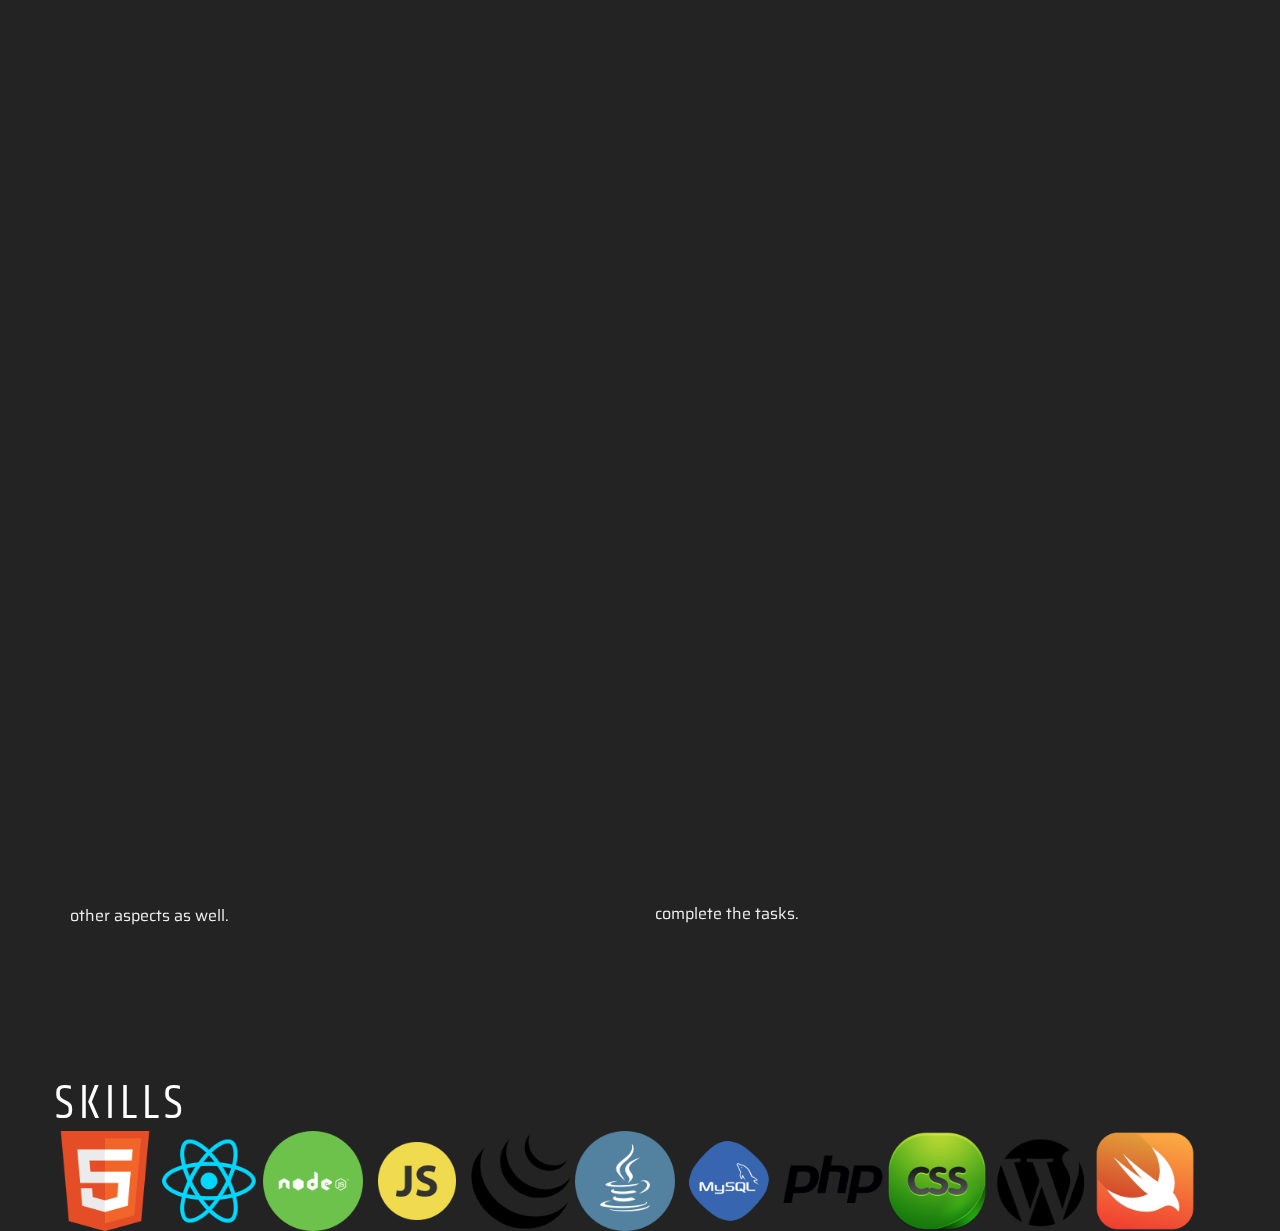
<file: about-1.html>
<!DOCTYPE HTML>
<html lang="en">
<head>
	<title>Portfolio Template</title>
	<meta http-equiv="X-UA-Compatible" content="IE=edge">
    <meta name="viewport" content="width=device-width, initial-scale=1">
	<meta charset="UTF-8">
	
	<!-- Font -->
	
	<link href="https://fonts.googleapis.com/css?family=Saira:400,700" rel="stylesheet">
	
	<link rel="stylesheet" href="common-css/Khand.css" type="text/css" />
	
	
	<!-- Stylesheets -->
	
	<link href="common-css/bootstrap.min.css" rel="stylesheet">
	
	<link href="common-css/swiper.css" rel="stylesheet">
	
	<link href="common-css/material-design-iconic-font.min.css" rel="stylesheet">
	
	
	<link href="about-1/css/styles.css" rel="stylesheet">
	
	<link href="about-1/css/responsive.css" rel="stylesheet">
	<style>
    
        #pic1{
            
            width: 100px;
            height: 100px;
            
            
        }
    
    </style>
</head>
<body>
	
	<div class="css-loader">
		<div class="bg"></div>
		<div class="loader-writings">
			<span>L</span>
			<span>O</span>
			<span>A</span>
			<span>D</span>
			<span>I</span>
			<span>N</span>
			<span>G</span>
		</div>
	</div>
	
	<header>
		<nav>
			<div class="logo">
				<a href="index.html"><img src="images/logo-white.png" alt="Site Logo"></a>
			</div>
			
			<div class="nav-icon" data-toggle="navigation" data-target="#main-menu">
				<span></span><span></span><span></span>
			</div>
		
		</nav>
	</header>
	
	<div data-slide-page-for-menu="to-right">

		<section class="slider-area">
			<h1 class="heading"><b>ABOUT RAJAN</b></h1>
		</section><!-- slider-area -->
		
		<section class="description-area section">
			<div class="container">
				<div class="row">
				
					<div class="col-sm-6">
						<div class="description">
							<h5 class="pre-title">WHO AM I?</h5>
							<h3 class="title"><b>My Name Is</b></h3>
							<p class="desc">
								 Rajan Rai and I have been going to BCIT for the last two years, in hopes to becoming a developer. I have a passion for coding, designing and sports. During my time at school, ive learned a handful of coding languages that have prepared me to take on important tasks. One of my greatest passions is playing ice hockey. I feel my best when im working with a team to reach a goal and I feel like thats part of the reason why i work well in teams in other aspects as well.
							</p>
						</div>
					</div><!-- col-sm-6-->
					
					<a class="visit-web-btn" href="index.html">HOME</a>
					
					<div class="col-sm-6">
						<div class="description">
							<h5 class="pre-title">WHAT MAKES ME DIFFERENT?</h5>
							<h3 class="title"><b>STAYING POSITIVE</b></h3>
							<p class="desc">
								is something i consider myself an expert at. no matter how bad the outlook seems in a situation, you will usually see my looking calm and collected. If a task seems impossible to do, you won't ever catch me saying that out loud. I will stay positive because teams feed off each other and if im giving a calming vibe out, everyone will feel the same and we'll more than likely complete the tasks.
							</p>
						</div>
					</div><!-- col-sm-6-->
					
				</div><!-- row -->
			</div><!-- container -->
		</section><!-- project-info-area -->
		
		<section class="quoto-area section" >
		
			<div class="container">
				<div class="row">
				
					<h2>Skills</h2>
		
					<img id="pic1" src="images/icon1.png">
					<img id="pic1" src="images/icon2.png">
					<img id="pic1" src="images/icon3.png">
					<img id="pic1" src="images/icon4.png">
					<img id="pic1" src="images/icon5.png">
					<img id="pic1" src="images/icon6.png">
					<img id="pic1" src="images/icon7.png">
					<img id="pic1" src="images/icon8.png">
					<img id="pic1" src="images/icon9.png">
					<img id="pic1" src="images/icon10.png">
					<img id="pic1" src="images/icon11.png">
		
	
	</div><!-- data-slide-page-for-menu="to-right" -->
	
	<!-- SCIPTS -->
	
	<script src="common-js/jquery-3.1.1.min.js"></script>
	
	<script src="common-js/bootstrap.min.js"></script>
	
	<script src="common-js/swiper.jquery.js"></script>

    <!-- <script src="common-js/SmoothScroll.min.js"></script> -->
	
	<script src="common-js/scripts.js"></script>
	
</body>
</html>
</file>
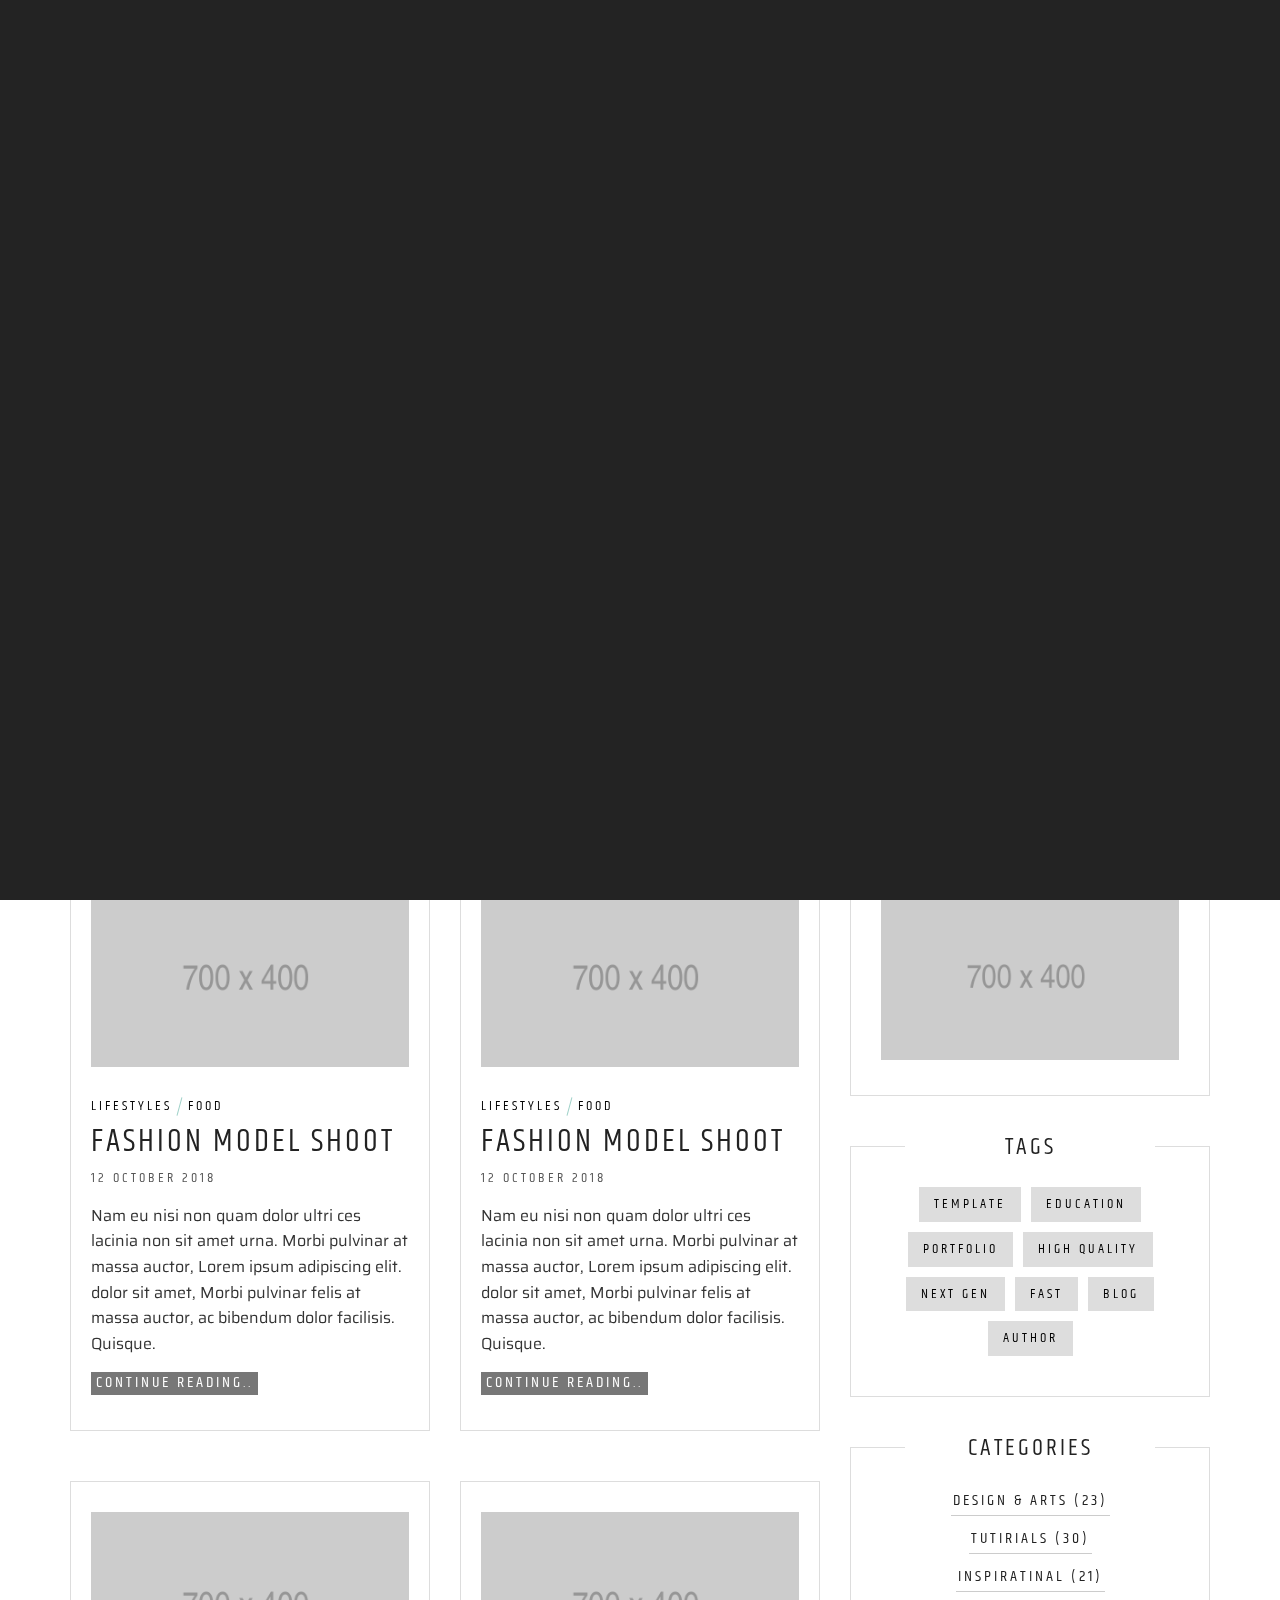
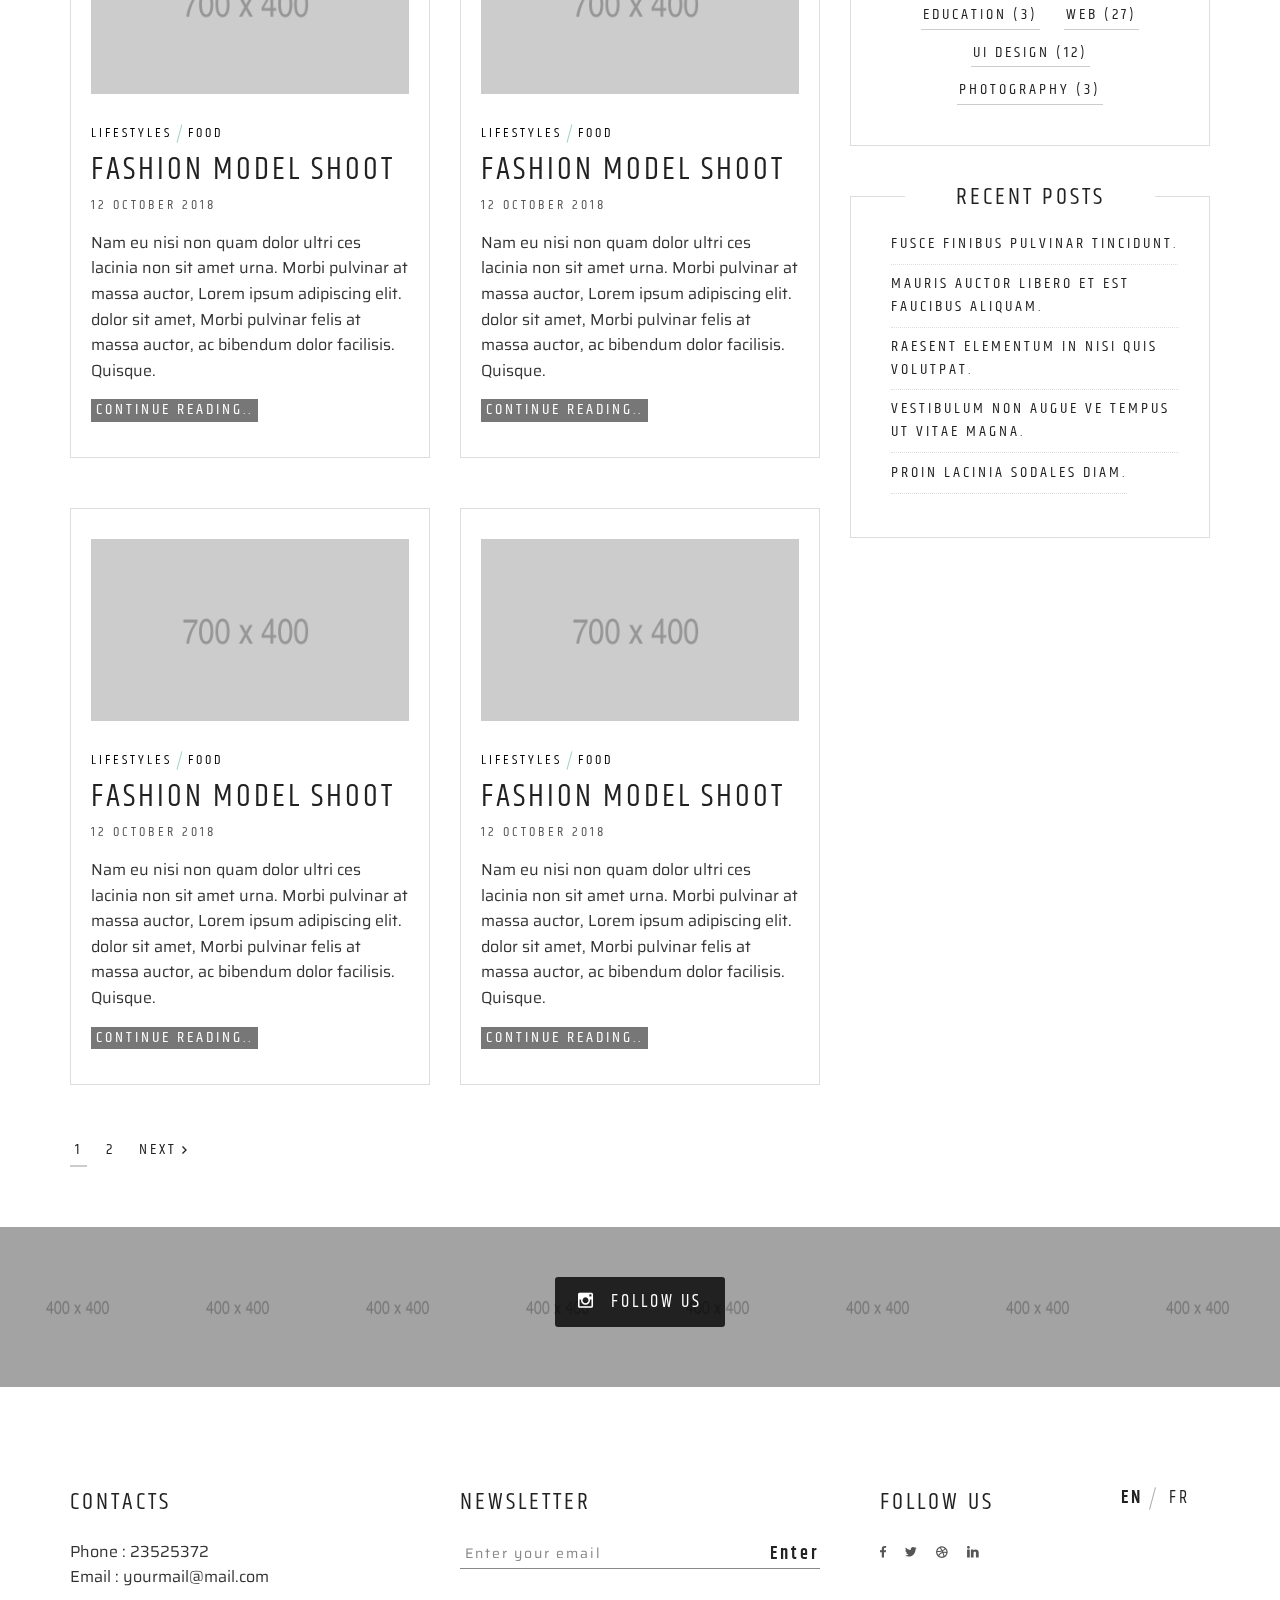
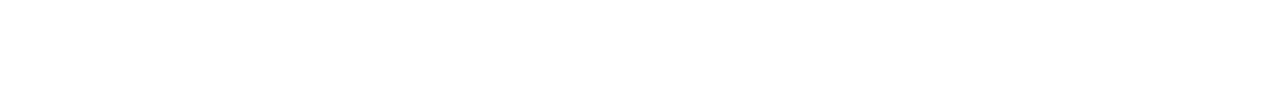
<file: blog-1.html>
<!DOCTYPE HTML>
<html lang="en">
<head>
	<title>Portfolio Template</title>
	<meta http-equiv="X-UA-Compatible" content="IE=edge">
    <meta name="viewport" content="width=device-width, initial-scale=1">
	<meta charset="UTF-8">
	
	
	<!-- Font -->
	
	<link href="https://fonts.googleapis.com/css?family=Saira:400,700" rel="stylesheet">
	
	<link rel="stylesheet" href="common-css/Khand.css" type="text/css" />
	
	
	
	<!-- Stylesheets -->
	
	<link href="common-css/bootstrap.min.css" rel="stylesheet">
	
	<link href="common-css/swiper.css" rel="stylesheet">
	
	<link href="common-css/material-design-iconic-font.min.css" rel="stylesheet">
	
	
	<link href="blog-1/css/styles.css" rel="stylesheet">
	
	<link href="blog-1/css/responsive.css" rel="stylesheet">
	
</head>
<body >

	<div class="css-loader">
		<div class="bg"></div>
		<div class="loader-writings">
			<span>L</span>
			<span>O</span>
			<span>A</span>
			<span>D</span>
			<span>I</span>
			<span>N</span>
			<span>G</span>
		</div>
	</div>
	
	<div class="css-loader">
		<div class="bg"></div>
		<div class="loader-writings">
			<span>L</span>
			<span>O</span>
			<span>A</span>
			<span>D</span>
			<span>I</span>
			<span>N</span>
			<span>G</span>
		</div>
	</div>
	
	<header>
		<nav>
			<div class="logo">
				<a href="#"><img src="images/logo-black.png" alt="Site Logo"></a>
			</div>
			
			<div class="nav-icon" data-toggle="navigation" data-target="#main-menu">
				<span></span><span></span><span></span>
			</div>
			
			<div class="main-menu" id="main-menu" data-menu-animation="menu-to-right">
				<div class="menu-wrapper">
					<ul class="nav-menu" data-elem-animation="menuelem-to-top" data-animation-duration=".6">
						<li class="drop-down"><a href="#">HOME<i class="nv-icn zmdi zmdi-chevron-right"></i></a>
							<ul class="drop-down-menu">
							
								<li><a href="index.html">HOME 1</a></li>
								
							</ul><!-- drop-down-menu -->
						</li>
						<li class="drop-down"><a href="#">ABOUT<i class="nv-icn zmdi zmdi-chevron-right"></i></a>
							<ul class="drop-down-menu">
								
								<li><a href="about-1.html">ABOUT 1</a></li>
								
							</ul><!-- drop-down-menu -->
						</li>
						<li><a href="contact-1.html">CONTACT</a></li>
						<li class="drop-down"><a href="#">BLOG<i class="nv-icn zmdi zmdi-chevron-right"></i></a>
							<ul class="drop-down-menu">
								
								<li><a href="blog-1.html">BLOG 1</a></li>
								<li><a href="blog-post-1.html">SINGLE POST 1</a></li>
								
							</ul><!-- drop-down-menu -->
						</li>
						<li><a href="single-project-1.html">WORKINGS</a></li>
						<li>
							<ul class="icons">
								<li><a href="#"><i class="zmdi zmdi-facebook"></i></a></li>
								<li><a href="#"><i class="zmdi zmdi-twitter"></i></a></li>
								<li><a href="#"><i class="zmdi zmdi-google"></i></a></li>
								<li><a href="#"><i class="zmdi zmdi-dribbble"></i></a></li>
								<li><a href="#"><i class="zmdi zmdi-linkedin"></i></a></li>
							</ul><!-- icons -->
						</li>
					</ul>
				</div><!-- menu-wrapper -->
			</div><!-- main-menu -->
		</nav>
	</header>
	
	<div data-slide-page-for-menu="to-right">

		<div class="blog-area">
			<div class="container">
				<div class="row">
					
					<div class="col-md-8">
						<div class="page-heading">
							<h2><b>Blog with sidebar</b></h2>
							<p class="desc">Nam eu nisi non quam ultrices lacinia non sit amet urna. Lorem ipsum 
								dolor sit amet, consectetur adipiscing elit. Morbi pulvinar felis at massa auctor, 
								ac bibendum dolor facilisis.</p>
						</div><!-- page-heading -->
					</div><!-- col-sm-12 -->
					
					
					<div class="col-md-8">
						
						<div class="slider">
							<div class="swiper-container" data-slide-effect="slide" data-swiper-speed="500"
								data-swiper-autoplay="5000" data-swiper-wheel-control="false">
								<div class="swiper-wrapper">
								
									<div class="swiper-slide">
										<img src="images/slider-3-1600x900.jpg" alt="Slider Image">
									</div><!-- swiper-slide -->
									
									<div class="swiper-slide">
										<img src="images/slider-2-1600x900.jpg" alt="Slider Image">
									</div><!-- swiper-slide -->
									
								</div><!-- swiper-wrapper -->
								
								<div class="swiper-control swiper-button-next"><i class="zmdi zmdi-long-arrow-right"></i></div>
								<div class="swiper-control swiper-button-prev"><i class="zmdi zmdi-long-arrow-left"></i></div>
			
							</div><!-- swiper-container -->
						</div><!-- slider -->
						
						<div class="blog-posts">
							<div class="row">
							
								<div class="col-md-6">
									<div class="single-post">
										<img src="images/blog-1-700x400.jpg" alt="Blog Image">
										<h6 class="tag"><a href="#">LifeStyles</a><a href="#">Food</a></h6>
										<h3 class="title"><a href="#">Fashion Model Shoot</a></h3>
										<h6 class="date">12 October 2018</h6>
										<p class="desc">Nam eu nisi non quam dolor ultri ces lacinia non sit amet urna. 
											Morbi pulvinar  at massa auctor, 
											Lorem ipsum adipiscing elit. dolor sit amet, Morbi pulvinar felis at massa auctor, 
											ac bibendum dolor facilisis. Quisque.</p>
										<a href="#" class="read-more-btn">Continue Reading..</a>
									</div><!-- single-post -->
								</div><!-- col-sm-6-->
								
								<div class="col-md-6">
									<div class="single-post">
										<img src="images/blog-4-700x400.jpg" alt="Blog Image">
										<h6 class="tag"><a href="#">LifeStyles</a><a href="#">Food</a></h6>
										<h3 class="title"><a href="#">Fashion Model Shoot</a></h3>
										<h6 class="date">12 October 2018</h6>
										<p class="desc">Nam eu nisi non quam dolor ultri ces lacinia non sit amet urna. 
											Morbi pulvinar  at massa auctor, 
											Lorem ipsum adipiscing elit. dolor sit amet, Morbi pulvinar felis at massa auctor, 
											ac bibendum dolor facilisis. Quisque.</p>
										<a href="#" class="read-more-btn">Continue Reading..</a>
									</div><!-- single-post -->
								</div><!-- col-sm-6-->
								
								<div class="clearfix"></div>
								
								<div class="col-md-6">
									<div class="single-post">
										<img src="images/blog-2-700x400.jpg" alt="Blog Image">
										<h6 class="tag"><a href="#">LifeStyles</a><a href="#">Food</a></h6>
										<h3 class="title"><a href="#">Fashion Model Shoot</a></h3>
										<h6 class="date">12 October 2018</h6>
										<p class="desc">Nam eu nisi non quam dolor ultri ces lacinia non sit amet urna. 
											Morbi pulvinar  at massa auctor, 
											Lorem ipsum adipiscing elit. dolor sit amet, Morbi pulvinar felis at massa auctor, 
											ac bibendum dolor facilisis. Quisque.</p>
										<a href="#" class="read-more-btn">Continue Reading..</a>
									</div><!-- single-post -->
								</div><!-- col-sm-6-->
								
								<div class="col-md-6">
									<div class="single-post">
										<img src="images/blog-3-700x400.jpg" alt="Blog Image">
										<h6 class="tag"><a href="#">LifeStyles</a><a href="#">Food</a></h6>
										<h3 class="title"><a href="#">Fashion Model Shoot</a></h3>
										<h6 class="date">12 October 2018</h6>
										<p class="desc">Nam eu nisi non quam dolor ultri ces lacinia non sit amet urna. 
											Morbi pulvinar  at massa auctor, 
											Lorem ipsum adipiscing elit. dolor sit amet, Morbi pulvinar felis at massa auctor, 
											ac bibendum dolor facilisis. Quisque.</p>
										<a href="#" class="read-more-btn">Continue Reading..</a>
									</div><!-- single-post -->
								</div><!-- col-sm-6-->
								
								<div class="clearfix"></div>
								
								<div class="col-md-6">
									<div class="single-post">
										<img src="images/blog-1-700x400.jpg" alt="Blog Image">
										<h6 class="tag"><a href="#">LifeStyles</a><a href="#">Food</a></h6>
										<h3 class="title"><a href="#">Fashion Model Shoot</a></h3>
										<h6 class="date">12 October 2018</h6>
										<p class="desc">Nam eu nisi non quam dolor ultri ces lacinia non sit amet urna. 
											Morbi pulvinar  at massa auctor, 
											Lorem ipsum adipiscing elit. dolor sit amet, Morbi pulvinar felis at massa auctor, 
											ac bibendum dolor facilisis. Quisque.</p>
										<a href="#" class="read-more-btn">Continue Reading..</a>
									</div><!-- single-post -->
								</div><!-- col-sm-6-->
								
								<div class="col-md-6">
									<div class="single-post">
										<img src="images/blog-2-700x400.jpg" alt="Blog Image">
										<h6 class="tag"><a href="#">LifeStyles</a><a href="#">Food</a></h6>
										<h3 class="title"><a href="#">Fashion Model Shoot</a></h3>
										<h6 class="date">12 October 2018</h6>
										<p class="desc">Nam eu nisi non quam dolor ultri ces lacinia non sit amet urna. 
											Morbi pulvinar  at massa auctor, 
											Lorem ipsum adipiscing elit. dolor sit amet, Morbi pulvinar felis at massa auctor, 
											ac bibendum dolor facilisis. Quisque.</p>
										<a href="#" class="read-more-btn">Continue Reading..</a>
									</div><!-- single-post -->
								</div><!-- col-sm-6-->
								
							</div><!-- row -->
						</div><!-- blog-posts -->
						
						<div class="pagination">
							<a href="#" class="active">1</a>
							<a href="#">2</a>
							<a href="#">Next<i class="zmdi zmdi-chevron-right"></i></a>
						</div>
						
					</div><!-- col-sm-8 -->
					
					<div class="col-md-4">
						<div class="right-sidebar">
							
							<div class="about-author sidebar-section">
								<h4 class="title">About Author</h4>
								<div class="image-wrapper"><img src="images/pro-3-500x650.jpg" alt="Profile Image"></div>
								<h5 class="name">JOHN DOE</h5>
								<p class="desc">Nam eu nisi non quam ultrices lacinia
									consectetur adipiscing elit. Morbi pulvinar felis at massa auctor, 
									ac bibendum dolor facilisis. Quisque</p>
								<ul class="icons">
									<li><a href="#"><i class="zmdi zmdi-facebook"></i></a></li>
									<li><a href="#"><i class="zmdi zmdi-twitter"></i></a></li>
									<li><a href="#"><i class="zmdi zmdi-google"></i></a></li>
									<li><a href="#"><i class="zmdi zmdi-dribbble"></i></a></li>
									<li><a href="#"><i class="zmdi zmdi-linkedin"></i></a></li>
								</ul><!-- icons -->
							</div><!-- about-author -->
							
							<div class="advertisemant sidebar-section">
								<h4 class="title">Advertisement</h4>
								<a class="image-wrapper" href="#"><img src="images/blog-2-700x400.jpg" alt="Ad Image"></a>
							</div><!-- advertisemant -->
							
							<div class="tags sidebar-section">
								<h4 class="title">Tags</h4>
								<a href="#"><h6>TEMPLATE</h6></a>
								<a href="#"><h6>EDUCATION</h6></a>
								<a href="#"><h6>PORTFOLIO</h6></a>
								<a href="#"><h6>HIGH QUALITY</h6></a>
								<a href="#"><h6>NEXT GEN</h6></a>
								<a href="#"><h6>FAST</h6></a>
								<a href="#"><h6>BLOG</h6></a>
								<a href="#"><h6>AUTHOR</h6></a>
							</div><!-- tags -->
							
							<div class="category sidebar-section">
								<h4 class="title">Categories</h4>
								<a href="#">Design & Arts (23)</a>
								<a href="#">Tutirials (30)</a>
								<a href="#">Inspiratinal (21)</a>
								<a href="#">Education (3)</a>
								<a href="#">Web (27)</a>
								<a href="#">UI Design (12)</a>
								<a href="#">Photography (3)</a>
							</div><!-- category -->
							
							<div class="recent-posts sidebar-section">
								<h4 class="title">Recent Posts</h4>
								<a href="#">Fusce finibus pulvinar tincidunt.</a>
								<a href="#">Mauris auctor libero et est faucibus aliquam.</a>
								<a href="#">raesent elementum in nisi quis volutpat.</a>
								<a href="#">Vestibulum non augue ve tempus ut vitae magna.</a>
								<a href="#">Proin lacinia sodales diam.</a>
							</div><!-- recent-posts -->
							
						</div><!-- right-sidebar -->
					</div><!-- col-sm-8 -->
					
				</div><!-- row -->
			</div><!-- container -->
		</div><!-- blog-area -->
		
		
		<div class="instagram-area">
			<h5><a href="#" class="follow-btn"><i class="zmdi zmdi-instagram"></i>Follow us</a></h5>
			<a class="instagram-image" href="#"><img src="images/instragram-1-400x400.jpg" alt="Instragram Image"></a>
			<a class="instagram-image" href="#"><img src="images/instragram-2-400x400.jpg" alt="Instragram Image"></a>
			<a class="instagram-image" href="#"><img src="images/instragram-3-400x400.jpg" alt="Instragram Image"></a>
			<a class="instagram-image" href="#"><img src="images/instragram-4-400x400.jpg" alt="Instragram Image"></a>
			<a class="instagram-image" href="#"><img src="images/instragram-1-400x400.jpg" alt="Instragram Image"></a>
			<a class="instagram-image" href="#"><img src="images/instragram-2-400x400.jpg" alt="Instragram Image"></a>
			<a class="instagram-image" href="#"><img src="images/instragram-3-400x400.jpg" alt="Instragram Image"></a>
			<a class="instagram-image" href="#"><img src="images/instragram-4-400x400.jpg" alt="Instragram Image"></a>
		</div><!-- instagram-area -->
		
		<footer>
			<div class="container">
				<div class="row">
					
					<div class="col-xs-12 col-sm-4">
						<div class="footer-section">
							<h4 class="title">Contacts</h4>
							<p class="desc">
								Phone : 23525372<br/>
								Email : yourmail@mail.com</p>
						</div>
					</div><!-- col-sm-4-->
					
					<div class="col-xs-12 col-sm-4">
						<div class="newsletter footer-section">
							<h4 class="title">Newsletter</h4>
							<form method="post">
								<div class="input-group">
									<input class="form-control email-input" placeholder="Enter your email" name="newsletterEmail" id="newsletterEmail" type="text">
										<h5><button class="enter-btn" type="submit"><b>Enter</b></button></h5>
								</div><!-- input-group -->
							</form>
						</div>
					</div><!-- col-sm-8 -->
					
					<div class="col-xs-12 col-sm-2">
						<div class="icons-area footer-section">
							<h4 class="title">Follow us</h4>
							<ul class="icons">
								<li><a href="#"><i class="zmdi zmdi-facebook"></i></a></li>
								<li><a href="#"><i class="zmdi zmdi-twitter"></i></a></li>
								<li><a href="#"><i class="zmdi zmdi-dribbble"></i></a></li>
								<li><a href="#"><i class="zmdi zmdi-linkedin"></i></a></li>
							</ul><!-- icons -->
						</div>
					</div><!-- col-sm-8 -->
					
					<div class="col-xs-12 col-sm-2">
						<h5 class="language footer-section"><a href="#"><b>en</b></a> <a href="#">fr</a></h5>
					</div><!-- col-sm-8 -->
					
					
				</div><!-- row -->
			</div><!-- container -->
		</footer>
		
	</div><!-- data-slide-page-for-menu="to-right" -->
	
	
	<!-- SCIPTS -->
	
	<script src="common-js/jquery-3.1.1.min.js"></script>
	
	<script src="common-js/bootstrap.min.js"></script>
	
	<script src="common-js/swiper.jquery.js"></script>
	
	<script src="common-js/scripts.js"></script>
	
	
</body>
</html>
</file>
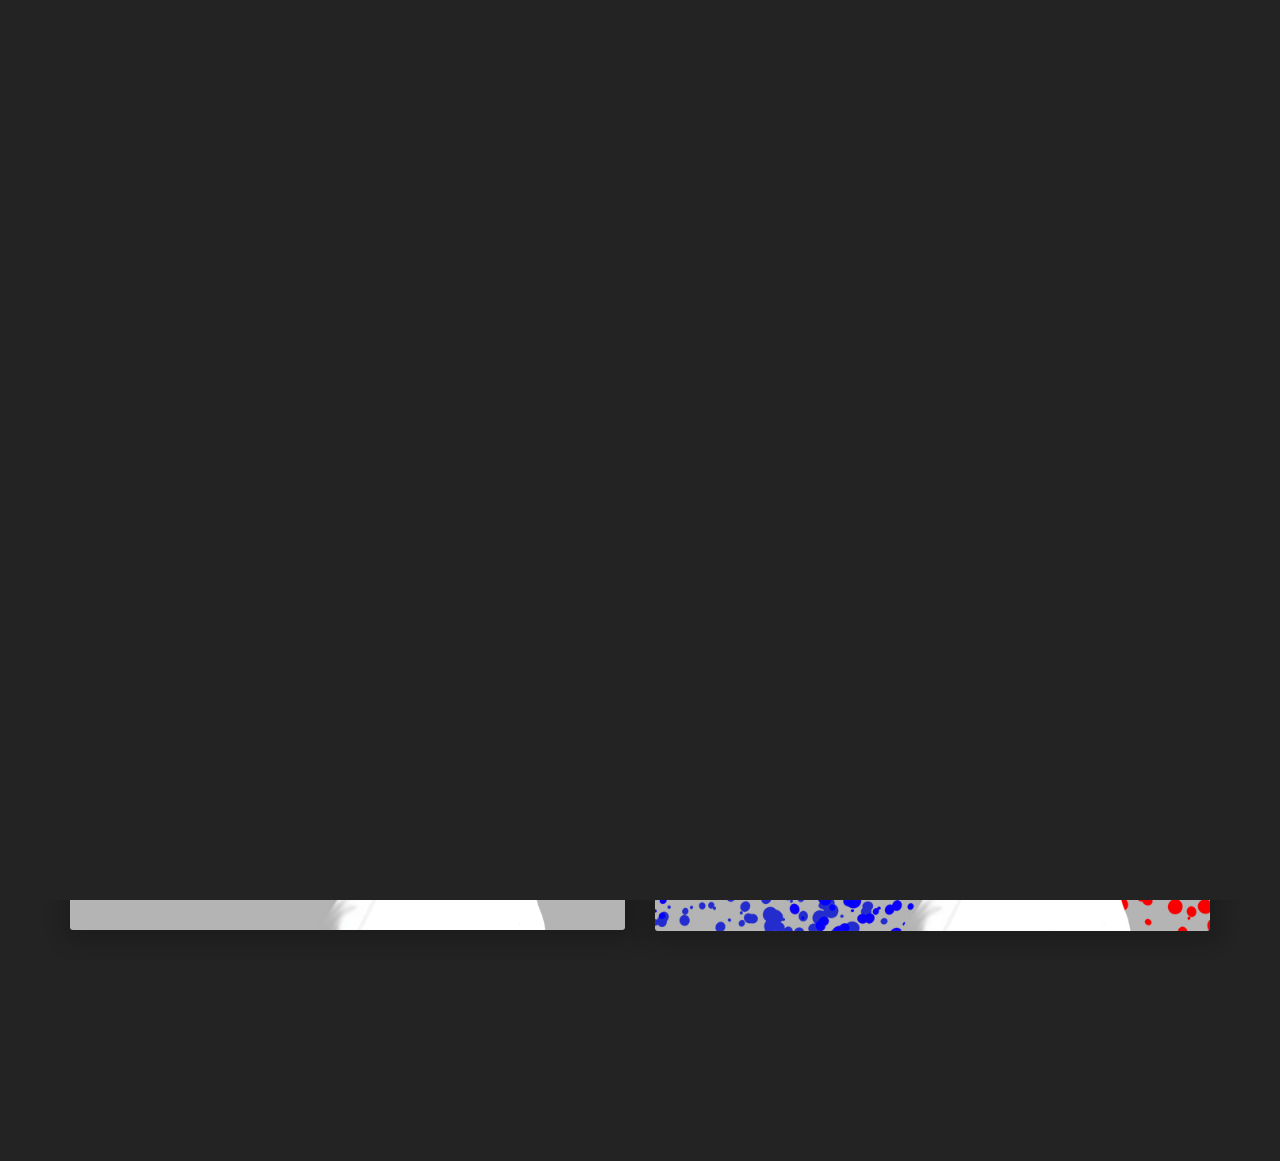
<file: single-project-1.html>
<!DOCTYPE HTML>
<html lang="en">
<head>
	<title>Portfolio Template</title>
	<meta http-equiv="X-UA-Compatible" content="IE=edge">
    <meta name="viewport" content="width=device-width, initial-scale=1">
	<meta charset="UTF-8">
	
	
	<!-- Font -->
	
	<link href="https://fonts.googleapis.com/css?family=Saira:400,700" rel="stylesheet">
	
	<link rel="stylesheet" href="common-css/Khand.css" type="text/css" />
	
	
	<!-- Stylesheets -->
	
	<link href="common-css/bootstrap.min.css" rel="stylesheet">
	
	<link href="common-css/material-design-iconic-font.min.css" rel="stylesheet">
	
	
	<link href="single-project-1/css/styles.css" rel="stylesheet">
	
	<link href="single-project-1/css/responsive.css" rel="stylesheet">
	
</head>
<body>
	
	<div class="css-loader">
		<div class="bg"></div>
		<div class="loader-writings">
			<span>L</span>
			<span>O</span>
			<span>A</span>
			<span>D</span>
			<span>I</span>
			<span>N</span>
			<span>G</span>
		</div>
	</div>
	
	<header>
		<nav>
			<div class="logo">
				<a href="#"><img src="images/logo-white.png" alt="Site Logo"></a>
			</div>
			
        </nav>
	</header>
	
	
	<div data-slide-page-for-menu="to-right">

		<div class="slider-area"></div>
		
		<section class="project-info-area section">
			<div class="container">
				<div class="row">
				
					<div class="col-sm-offset-3 col-sm-6">
						<h2 class="title"><b>Kendrick Lamar Photoshop Painting</b></h2>
					</div><!-- col-sm-12-->
					
					<div class="col-sm-offset-2 col-sm-2">
						<ul class="project-info">
							<li>Program
								<span>Photoshop</span>
							</li>
							<li>Hours 
								<span>12 Hours</span>
							</li>
							
							
						</ul>
					</div><!-- col-sm-12-->
					
					<div class="col-sm-6">
						<p class="project-desc">
							This project was done in an advanced photoshop class. We had to take a real picture from the internet and turn it into a painting using our newley aquired photshop skills. The person in the painting is Kendrick Lamar, a rapper from Compton California. The most difficult part of the project was blending all the different shades into one smooth tranistional portrait.
						</p>
						<a class="visit-web-btn" href="index.html">HOME</a>
					
					</div><!-- col-sm-12-->
					
					
					
				</div><!-- row -->
			</div><!-- container -->
		</section><!-- project-info-area -->
		
		<div class="project-images-area section">
			<div class="container">
				<div class="row">
				
					<div class="col-sm-6">
						<div class="project-image">
							<img src="images/project-1-700x500.jpg" alt="Project Image">
						</div>
					</div><!-- col-sm-12-->
					
					<div class="col-sm-6">
						<div class="project-image">
							<img src="images/project-2-700x500.jpg" alt="Project Image">
						</div>
					</div><!-- col-sm-12-->
					
				
					
				</div><!-- row -->
			</div><!-- container -->
		</div><!-- project-image-area -->
		
		
	
		<footer>
		
			<div class="container">
				<div class="row">
					
					
					
				
				
					
					
					
				</div><!-- row -->
			</div><!-- container -->
		</footer>
	
	</div><!-- data-slide-page-for-menu="to-right" -->
	
	<!-- SCIPTS -->
	
	<script src="common-js/jquery-3.1.1.min.js"></script>
	
	<script src="common-js/bootstrap.min.js"></script>
	
    <script src="common-js/masonry.pkgd.js"></script>
	
    <!-- <script src="common-js/SmoothScroll.min.js"></script> -->
	
	<script src="common-js/scripts.js"></script>
	
	
</body>
</html>
</file>
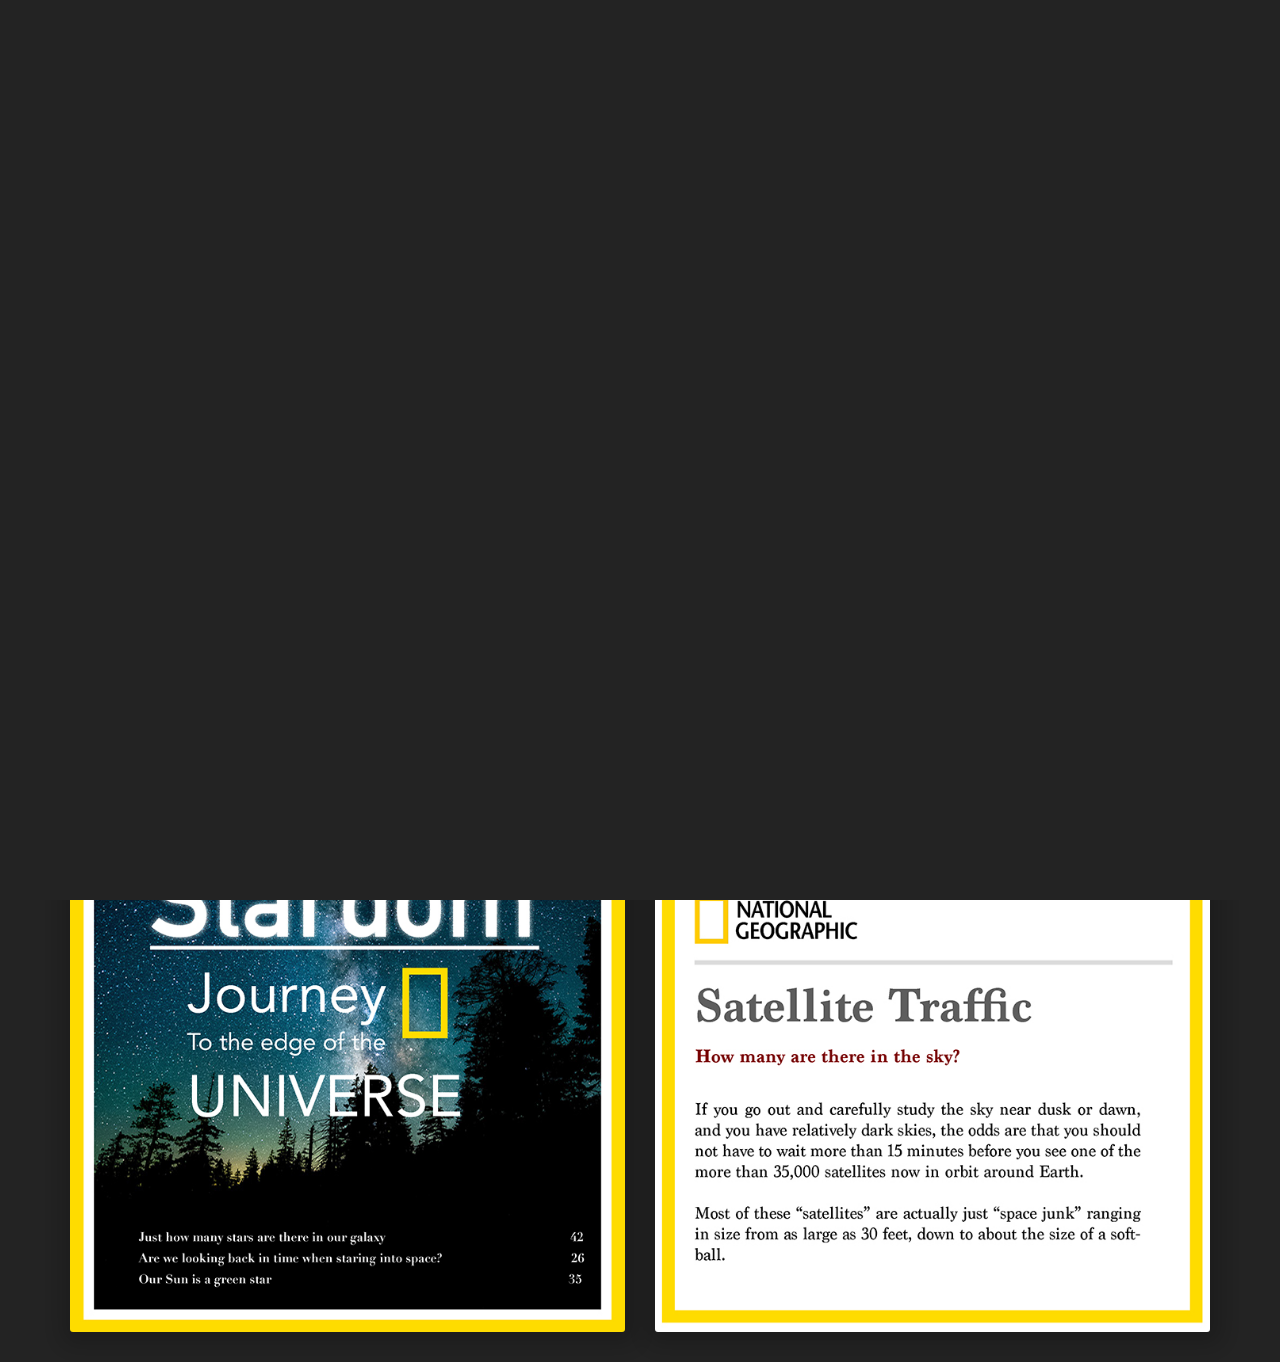
<file: single-project-10.html>
<!DOCTYPE HTML>
<html lang="en">
<head>
	<title>PT</title>
	<meta http-equiv="X-UA-Compatible" content="IE=edge">
    <meta name="viewport" content="width=device-width, initial-scale=1">
	<meta charset="UTF-8">
	
	
	<!-- Font -->
	
	<link href="https://fonts.googleapis.com/css?family=Saira:400,700" rel="stylesheet">
	
	<link rel="stylesheet" href="common-css/Khand.css" type="text/css" />
	
	
	<!-- Stylesheets -->
	
	<link href="common-css/bootstrap.min.css" rel="stylesheet">
	
	<link href="common-css/material-design-iconic-font.min.css" rel="stylesheet">
	
	
	<link href="single-project-1/css/styles.css" rel="stylesheet">
	
	<link href="single-project-1/css/responsive.css" rel="stylesheet">
	
</head>
<body>
	
	<div class="css-loader">
		<div class="bg"></div>
		<div class="loader-writings">
			<span>L</span>
			<span>O</span>
			<span>A</span>
			<span>D</span>
			<span>I</span>
			<span>N</span>
			<span>G</span>
		</div>
	</div>
	
	<header>
		<nav>
			<div class="logo">
				<a href="#"><img src="images/logo-white.png" alt="Site Logo"></a>
			</div>
			
			<div class="nav-icon" data-toggle="navigation" data-target="#main-menu">
				<span></span><span></span><span></span>
			</div>
			
			
		</nav>
	</header>
	
	
	<div data-slide-page-for-menu="to-right">

		<div class="slider-area"></div>
		
		<section class="project-info-area section">
			<div class="container">
				<div class="row">
				
					<div class="col-sm-offset-3 col-sm-6">
						<h2 class="title"><b>SPACE NATIONAL GEOGRAPHIC</b></h2>
					</div><!-- col-sm-12-->
					
					<div class="col-sm-offset-2 col-sm-2">
						<ul class="project-info">
							<li>Program
								<span>inDesign</span>
						
							</li>
							<li>Hours Worked
								<span>5+ Hours</span>
							</li>
							
						</ul>
					</div><!-- col-sm-12-->
					
					<div class="col-sm-6">
						<p class="project-desc">
							This was all created in inDesign. It is an unreleased issue from national geographic about space. I've always been extremely interested about space and I couldnt think of a better way to show than to make a Electronic magazine.
						</p>
						<a class="visit-web-btn" href="index.html">HOME</a>
					</div><!-- col-sm-12-->
					
					
					
				</div><!-- row -->
			</div><!-- container -->
		</section><!-- project-info-area -->
		
		<div class="project-images-area section">
			<div class="container">
				<div class="row">
				
					<div class="col-sm-6">
						<div class="project-image">
							<img src="images/project-23-700x500.jpg" alt="Project Image">
						</div>
					</div><!-- col-sm-12-->
					
					<div class="col-sm-6">
						<div class="project-image">
							<img src="images/project-24-700x500.jpg" alt="Project Image">
						</div>
					</div><!-- col-sm-12-->
					
					
					
			
					
					
	<!-- SCIPTS -->
	
	<script src="common-js/jquery-3.1.1.min.js"></script>
	
	<script src="common-js/bootstrap.min.js"></script>
	
    <script src="common-js/masonry.pkgd.js"></script>
	
    <!-- <script src="common-js/SmoothScroll.min.js"></script> -->
	
	<script src="common-js/scripts.js"></script>
	
	
</body>
</html>
</file>
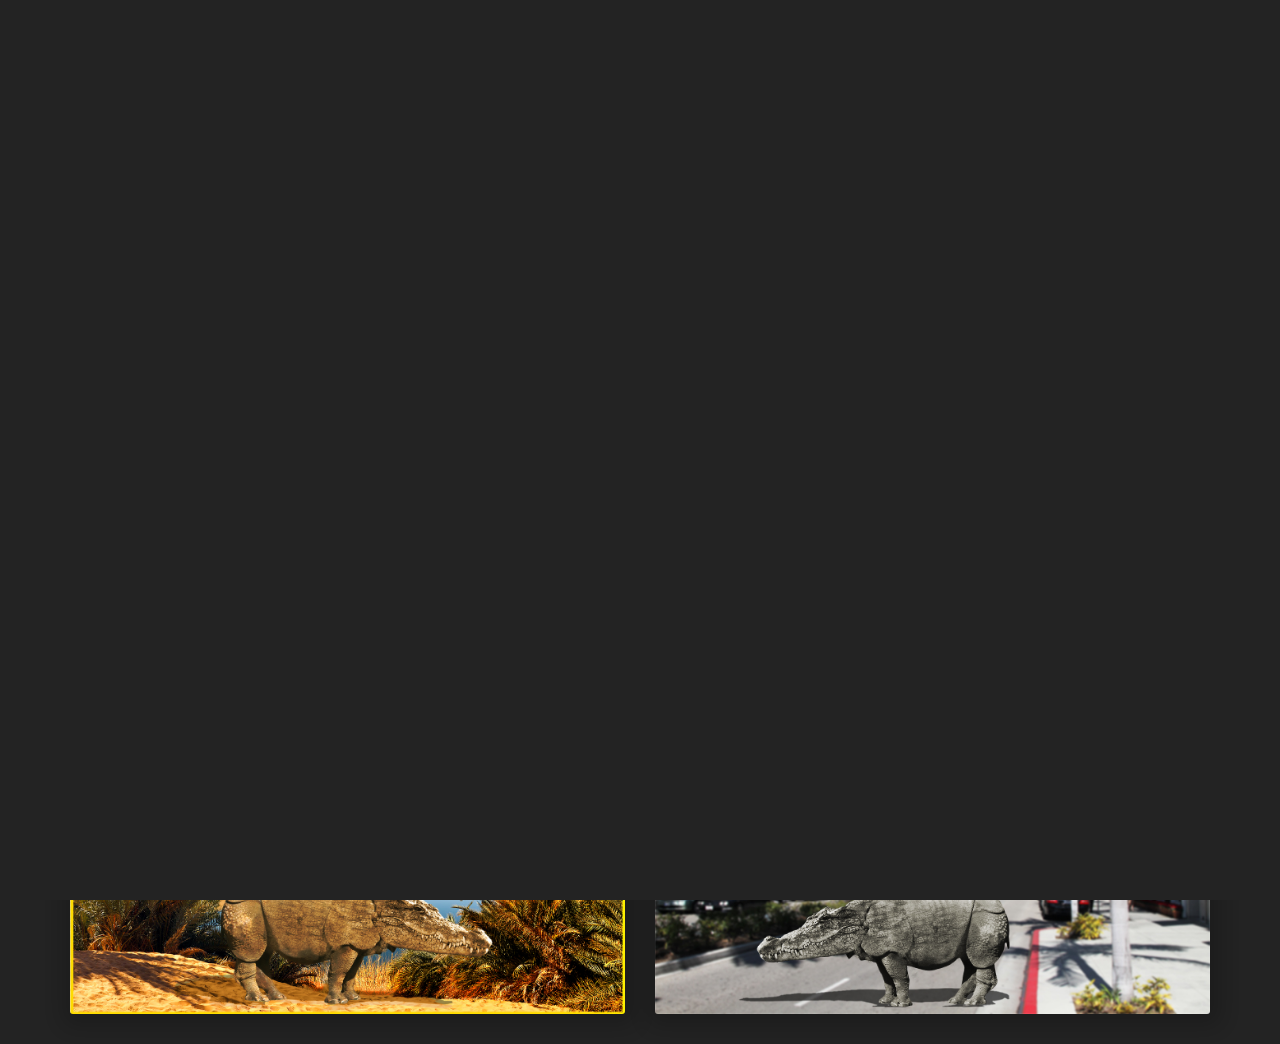
<file: single-project-2.html>
<!DOCTYPE HTML>
<html lang="en">
<head>
	<title>PT</title>
	<meta http-equiv="X-UA-Compatible" content="IE=edge">
    <meta name="viewport" content="width=device-width, initial-scale=1">
	<meta charset="UTF-8">
	
	
	<!-- Font -->
	
	<link href="https://fonts.googleapis.com/css?family=Saira:400,700" rel="stylesheet">
	
	<link rel="stylesheet" href="common-css/Khand.css" type="text/css" />
	
	
	<!-- Stylesheets -->
	
	<link href="common-css/bootstrap.min.css" rel="stylesheet">
	
	<link href="common-css/material-design-iconic-font.min.css" rel="stylesheet">
	
	
	<link href="single-project-1/css/styles.css" rel="stylesheet">
	
	<link href="single-project-1/css/responsive.css" rel="stylesheet">
	
</head>
<body>
	
	<div class="css-loader">
		<div class="bg"></div>
		<div class="loader-writings">
			<span>L</span>
			<span>O</span>
			<span>A</span>
			<span>D</span>
			<span>I</span>
			<span>N</span>
			<span>G</span>
		</div>
	</div>
	
	<header>
		<nav>
			<div class="logo">
				<a href="#"><img src="images/logo-white.png" alt="Site Logo"></a>
			</div>
			
			<div class="nav-icon" data-toggle="navigation" data-target="#main-menu">
				<span></span><span></span><span></span>
			</div>
			
			
		</nav>
	</header>
	
	
	<div data-slide-page-for-menu="to-right">

		<div class="slider-area"></div>
		
		<section class="project-info-area section">
			<div class="container">
				<div class="row">
				
					<div class="col-sm-offset-3 col-sm-6">
						<h2 class="title"><b>National Geographic Mixed Animal</b></h2>
					</div><!-- col-sm-12-->
					
					<div class="col-sm-offset-2 col-sm-2">
						<ul class="project-info">
							<li>Program
								<span>Photoshop/Illustrator</span>
							</li>
							<li>Hours Worked
								<span>48 Hours</span>
							</li>
							
						</ul>
					</div><!-- col-sm-12-->
					
					<div class="col-sm-6">
						<p class="project-desc">
							For this assignment, we were asked to create a mythical creature and display them in a way that is promoting them. my aniaml is a mix between a crocodile and rhino, hense the name Crocosarus. The most difficult part was matching the scaley skin of the rhino and crocodile. after hours of colour correction and clone stamping i was able to create an effective blend between the two.
						</p>
						<a class="visit-web-btn" href="index.html">HOME</a>
					</div><!-- col-sm-12-->
					
					
					
				</div><!-- row -->
			</div><!-- container -->
		</section><!-- project-info-area -->
		
		<div class="project-images-area section">
			<div class="container">
				<div class="row">
				
					<div class="col-sm-6">
						<div class="project-image">
							<img src="images/a.jpg" alt="Project Image">
						</div>
					</div><!-- col-sm-12-->
					
					<div class="col-sm-6">
						<div class="project-image">
							<img src="images/b.jpg" alt="Project Image">
						</div>
					</div><!-- col-sm-12-->
					
					
	<!-- SCIPTS -->
	
	<script src="common-js/jquery-3.1.1.min.js"></script>
	
	<script src="common-js/bootstrap.min.js"></script>
	
    <script src="common-js/masonry.pkgd.js"></script>
	
    <!-- <script src="common-js/SmoothScroll.min.js"></script> -->
	
	<script src="common-js/scripts.js"></script>
	
	
</body>
</html>
</file>
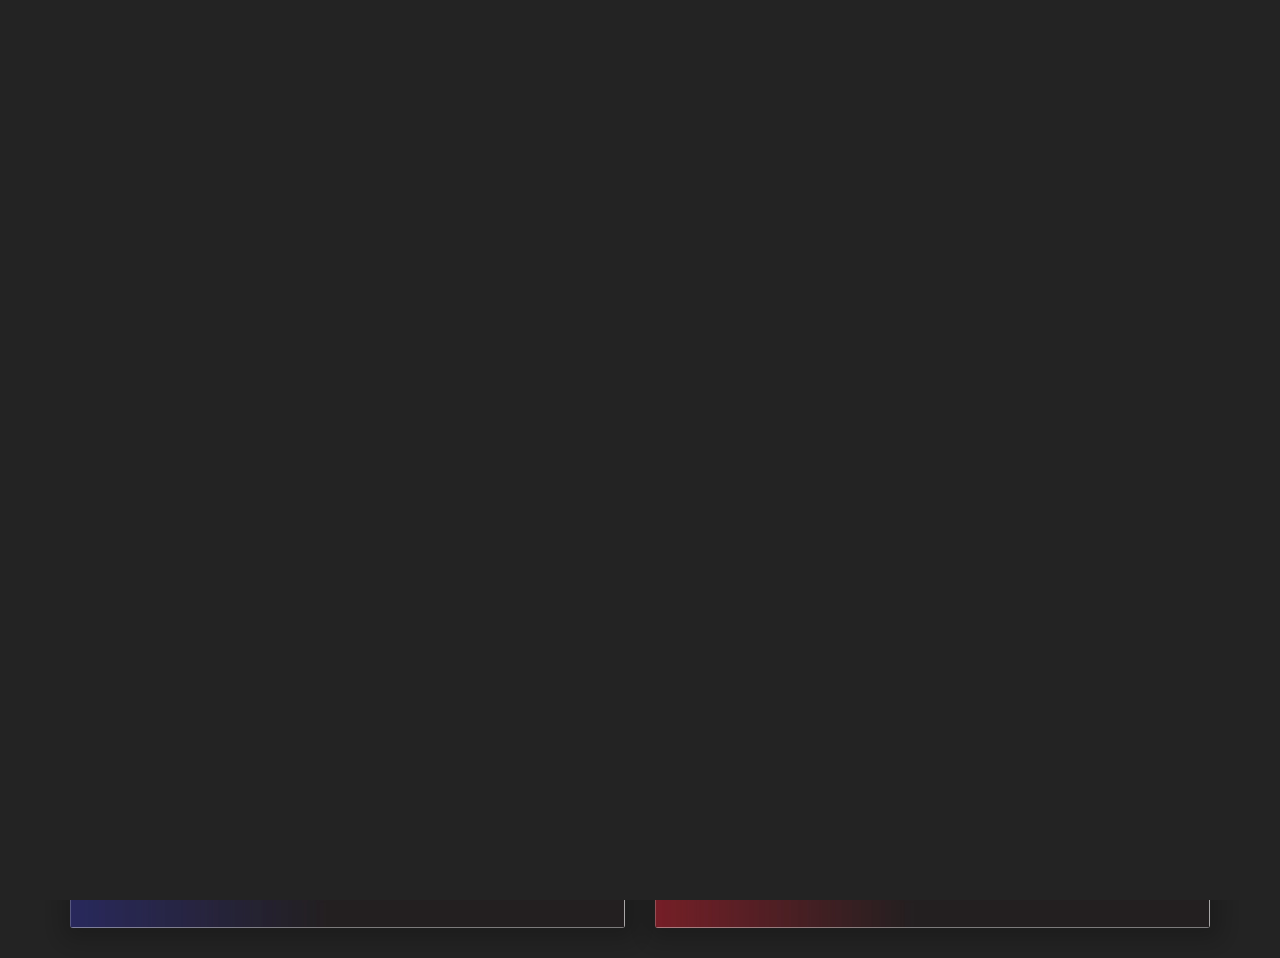
<file: single-project-3.html>
<!DOCTYPE HTML>
<html lang="en">
<head>
	<title>PT</title>
	<meta http-equiv="X-UA-Compatible" content="IE=edge">
    <meta name="viewport" content="width=device-width, initial-scale=1">
	<meta charset="UTF-8">
	
	
	<!-- Font -->
	
	<link href="https://fonts.googleapis.com/css?family=Saira:400,700" rel="stylesheet">
	
	<link rel="stylesheet" href="common-css/Khand.css" type="text/css" />
	
	
	<!-- Stylesheets -->
	
	<link href="common-css/bootstrap.min.css" rel="stylesheet">
	
	<link href="common-css/material-design-iconic-font.min.css" rel="stylesheet">
	
	
	<link href="single-project-1/css/styles.css" rel="stylesheet">
	
	<link href="single-project-1/css/responsive.css" rel="stylesheet">
	
</head>
<body>
	
	<div class="css-loader">
		<div class="bg"></div>
		<div class="loader-writings">
			<span>L</span>
			<span>O</span>
			<span>A</span>
			<span>D</span>
			<span>I</span>
			<span>N</span>
			<span>G</span>
		</div>
	</div>
	
	<header>
		<nav>
			<div class="logo">
				<a href="#"><img src="images/logo-white.png" alt="Site Logo"></a>
			</div>
			
			<div class="nav-icon" data-toggle="navigation" data-target="#main-menu">
				<span></span><span></span><span></span>
			</div>
			
			
		</nav>
	</header>
	
	
	<div data-slide-page-for-menu="to-right">

		<div class="slider-area"></div>
		
		<section class="project-info-area section">
			<div class="container">
				<div class="row">
				
					<div class="col-sm-offset-3 col-sm-6">
						<h2 class="title"><b>Vector Watch</b></h2>
					</div><!-- col-sm-12-->
					
					<div class="col-sm-offset-2 col-sm-2">
						<ul class="project-info">
							<li>Program
								<span>Illustrator</span>
							</li>
							<li>Hours Worked
								<span>15 Hours</span>
							</li>
							
						</ul>
					</div><!-- col-sm-12-->
					
					<div class="col-sm-6">
						<p class="project-desc">
							For this assignment, we were required to take an image of a real object and recreate it in illustrator with vector lines shapes and colors. The most difficult part was making the wrist watch look realistic. The second version has a filter on the wrist band to make it look more metal like.
						</p>
						<a class="visit-web-btn" href="index.html">HOME</a>
					</div><!-- col-sm-12-->
					
					
					
				</div><!-- row -->
			</div><!-- container -->
		</section><!-- project-info-area -->
		
		<div class="project-images-area section">
			<div class="container">
				<div class="row">
				
					<div class="col-sm-6">
						<div class="project-image">
							<img src="images/project-5-700x500.jpg" alt="Project Image">
						</div>
					</div><!-- col-sm-12-->
					
					<div class="col-sm-6">
						<div class="project-image">
							<img src="images/project-6-700x500.jpg" alt="Project Image">
						</div>
					</div><!-- col-sm-12-->
					
					
	<!-- SCIPTS -->
	
	<script src="common-js/jquery-3.1.1.min.js"></script>
	
	<script src="common-js/bootstrap.min.js"></script>
	
    <script src="common-js/masonry.pkgd.js"></script>
	
    <!-- <script src="common-js/SmoothScroll.min.js"></script> -->
	
	<script src="common-js/scripts.js"></script>
	
	
</body>
</html>
</file>
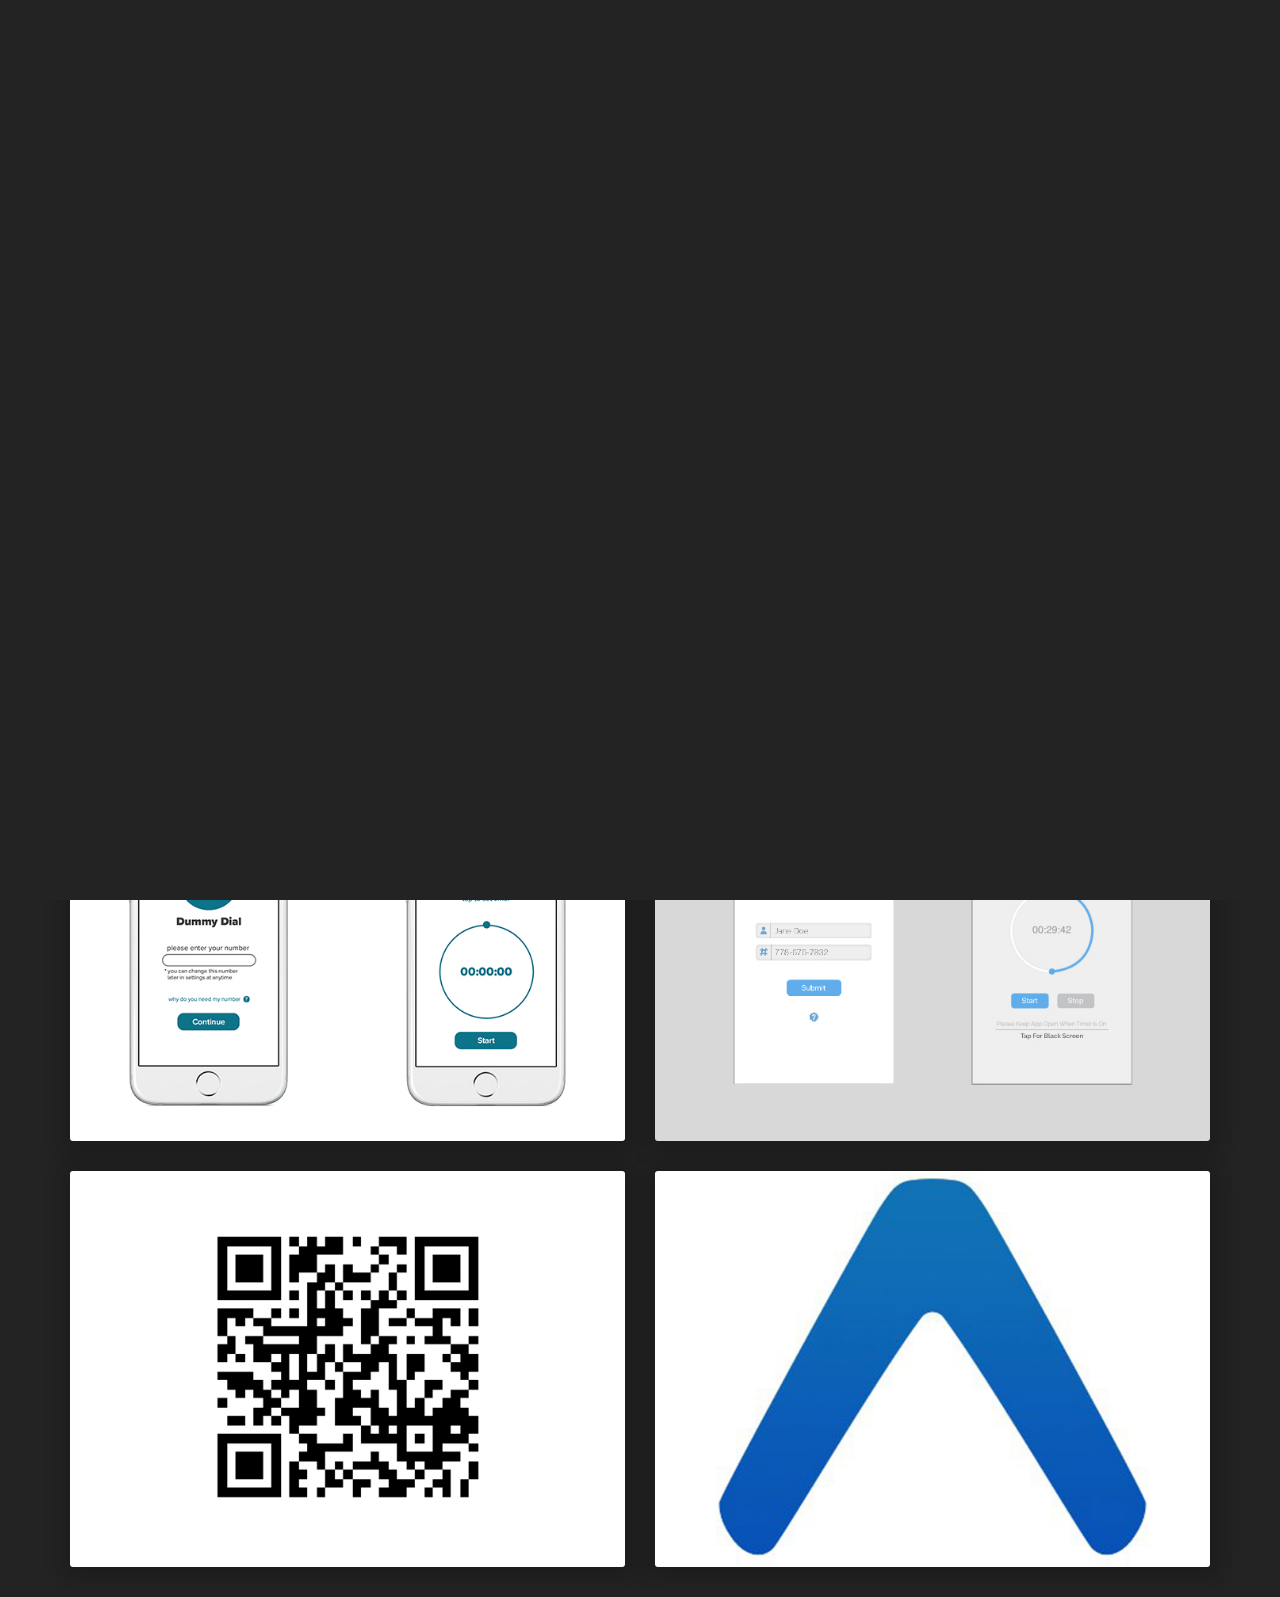
<file: single-project-4.html>
<!DOCTYPE HTML>
<html lang="en">
<head>
	<title>PT</title>
	<meta http-equiv="X-UA-Compatible" content="IE=edge">
    <meta name="viewport" content="width=device-width, initial-scale=1">
	<meta charset="UTF-8">
	
	
	<!-- Font -->
	
	<link href="https://fonts.googleapis.com/css?family=Saira:400,700" rel="stylesheet">
	
	<link rel="stylesheet" href="common-css/Khand.css" type="text/css" />
	
	
	<!-- Stylesheets -->
	
	<link href="common-css/bootstrap.min.css" rel="stylesheet">
	
	<link href="common-css/material-design-iconic-font.min.css" rel="stylesheet">
	
	
	<link href="single-project-1/css/styles.css" rel="stylesheet">
	
	<link href="single-project-1/css/responsive.css" rel="stylesheet">
	
</head>
<body>
	
	<div class="css-loader">
		<div class="bg"></div>
		<div class="loader-writings">
			<span>L</span>
			<span>O</span>
			<span>A</span>
			<span>D</span>
			<span>I</span>
			<span>N</span>
			<span>G</span>
		</div>
	</div>
	
	<header>
		<nav>
			<div class="logo">
				<a href="#"><img src="images/logo-white.png" alt="Site Logo"></a>
			</div>
			
			<div class="nav-icon" data-toggle="navigation" data-target="#main-menu">
				<span></span><span></span><span></span>
			</div>
			
			
		</nav>
	</header>
	
	
	<div data-slide-page-for-menu="to-right">

		<div class="slider-area"></div>
		
		<section class="project-info-area section">
			<div class="container">
				<div class="row">
				
					<div class="col-sm-offset-3 col-sm-6">
						<h2 class="title"><b>DUMMY DIAL APPLICATION</b></h2>
					</div><!-- col-sm-12-->
					
					<div class="col-sm-offset-2 col-sm-2">
						<ul class="project-info">
							<li>Program
								<span>REACT NATIVE</span>
								<span>NODE JS</span>
							</li>
							<li>Hours Worked
								<span>100+ Hours</span>
							</li>
							
						</ul>
					</div><!-- col-sm-12-->
					
					<div class="col-sm-6">
						<p class="project-desc">
							Have you ever found yourself in an unwanted situation, like a terrible date or awkward conversation, and really wanted to leave, but didn’t have a good excuse? Well, Dummy Dial gives you that excuse. Our app lets you send a real call or text message to your own phone. The app gives you a phone number to enter into your contacts, this is the number that will be calling / texting you, so you are free to create the contact however you want the id of the caller or texter to appear. When sending yourself text messages you're able to create / customize what the text will say. Dummy Dial also features a timer option that allows users to set a countdown to when they'd like to receive the call or text. We are still working on the design aspects of the app. you can download the app by scanning the barcode below using expo app.
						</p>
						<a class="visit-web-btn" href="index.html">HOME</a>
					</div><!-- col-sm-12-->
					
					
					
				</div><!-- row -->
			</div><!-- container -->
		</section><!-- project-info-area -->
		
		<div class="project-images-area section">
			<div class="container">
				<div class="row">
				
					<div class="col-sm-6">
						<div class="project-image">
							<img src="images/project-7-700x500.jpg" alt="Project Image">
						</div>
					</div><!-- col-sm-12-->
					
					<div class="col-sm-6">
						<div class="project-image">
							<img src="images/project-8-700x500.jpg" alt="Project Image">
						</div>
					</div><!-- col-sm-12-->
					
					
					
					<div class="col-sm-6">
						<div class="project-image">
							<img src="images/project-9-700x500.jpg" alt="Project Image">
						</div>
					</div><!-- col-sm-12-->
					
					<div class="col-sm-6">
						<div class="project-image">
							<img src="images/project-10-700x500.jpg" alt="Project Image">
						</div>
					</div><!-- col-sm-12-->
					
					
	<!-- SCIPTS -->
	
	<script src="common-js/jquery-3.1.1.min.js"></script>
	
	<script src="common-js/bootstrap.min.js"></script>
	
    <script src="common-js/masonry.pkgd.js"></script>
	
    <!-- <script src="common-js/SmoothScroll.min.js"></script> -->
	
	<script src="common-js/scripts.js"></script>
	
	
</body>
</html>
</file>
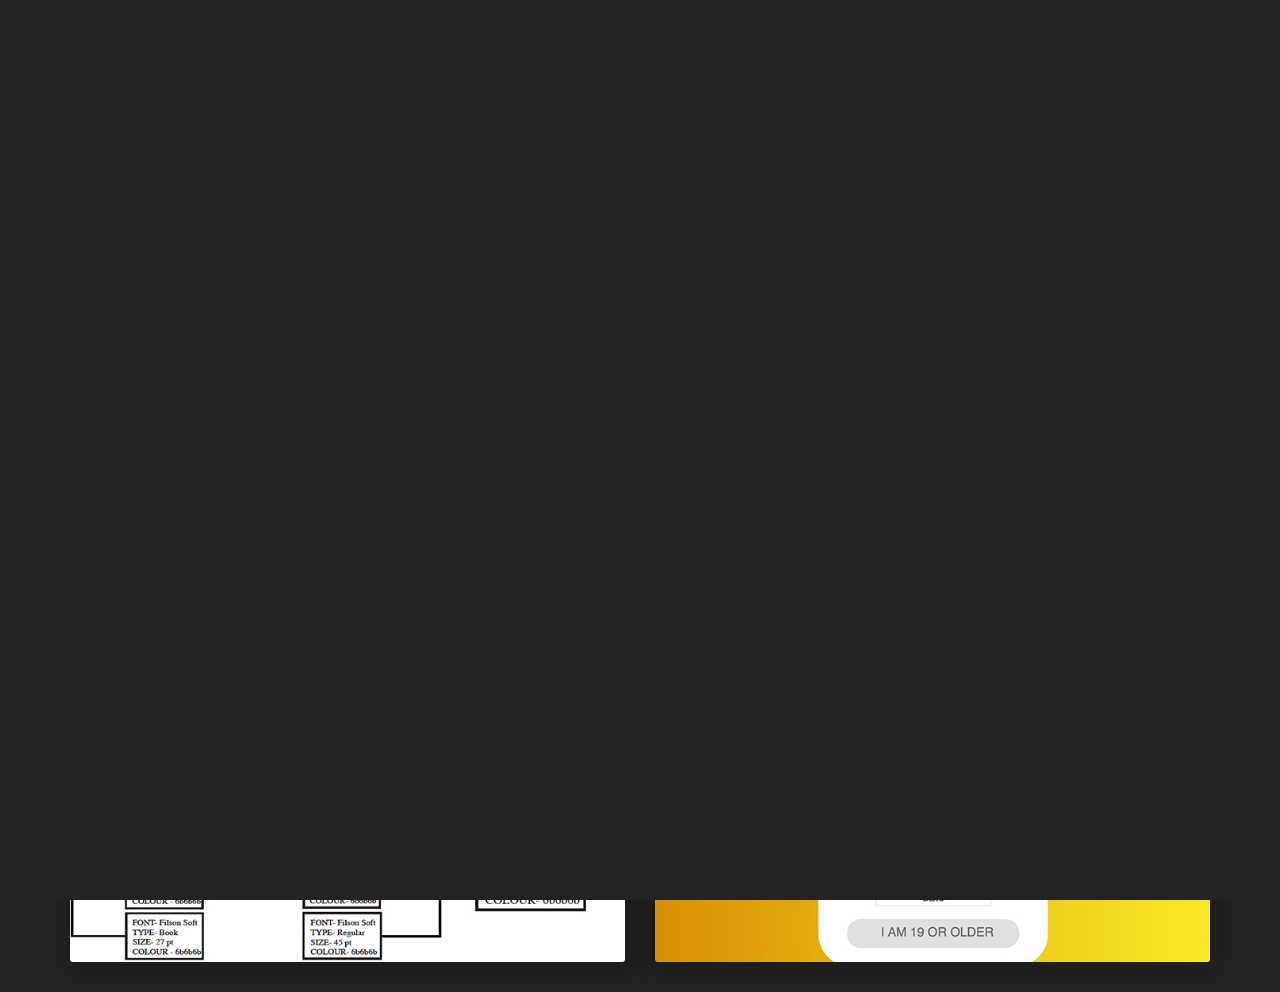
<file: single-project-5.html>
<!DOCTYPE HTML>
<html lang="en">
<head>
	<title>PT</title>
	<meta http-equiv="X-UA-Compatible" content="IE=edge">
    <meta name="viewport" content="width=device-width, initial-scale=1">
	<meta charset="UTF-8">
	
	
	<!-- Font -->
	
	<link href="https://fonts.googleapis.com/css?family=Saira:400,700" rel="stylesheet">
	
	<link rel="stylesheet" href="common-css/Khand.css" type="text/css" />
	
	
	<!-- Stylesheets -->
	
	<link href="common-css/bootstrap.min.css" rel="stylesheet">
	
	<link href="common-css/material-design-iconic-font.min.css" rel="stylesheet">
	
	
	<link href="single-project-1/css/styles.css" rel="stylesheet">
	
	<link href="single-project-1/css/responsive.css" rel="stylesheet">
	
</head>
<body>
	
	<div class="css-loader">
		<div class="bg"></div>
		<div class="loader-writings">
			<span>L</span>
			<span>O</span>
			<span>A</span>
			<span>D</span>
			<span>I</span>
			<span>N</span>
			<span>G</span>
		</div>
	</div>
	
	<header>
		<nav>
			<div class="logo">
				<a href="#"><img src="images/logo-white.png" alt="Site Logo"></a>
			</div>
			
			<div class="nav-icon" data-toggle="navigation" data-target="#main-menu">
				<span></span><span></span><span></span>
			</div>
			
		
		</nav>
	</header>
	
	
	<div data-slide-page-for-menu="to-right">

		<div class="slider-area"></div>
		
		<section class="project-info-area section">
			<div class="container">
				<div class="row">
				
					<div class="col-sm-offset-3 col-sm-6">
						<h2 class="title"><b>HIGH BALLS</b></h2>
					</div><!-- col-sm-12-->
					
					<div class="col-sm-offset-2 col-sm-2">
						<ul class="project-info">
							<li>Program
								<span>HTML/CSS</span>
								<span>Javascript</span>
							</li>
							<li>Hours Worked
								<span>50+ Hours</span>
							</li>
							
						</ul>
					</div><!-- col-sm-12-->
					
					<div class="col-sm-6">
						<p class="project-desc">
							The app we built is titled “HIGHBALLS” and its primary
purpose is to help people choose a drink they would like based on
the parameters they applied. We will mainly be targeting people
between the ages of 19-30. The overall feel of the app will be fun
and simple but very helpful. All designs were created by my teammate, Kim Wilson.
						</p>
						<a class="visit-web-btn" href="index.html">HOME</a>
						///
						<a class="visit-web-btn" href="https://kimberlywils.github.io/HIGHBALLS/">VISIT APP</a>
						
					</div><!-- col-sm-12-->
					
					
					
				</div><!-- row -->
			</div><!-- container -->
		</section><!-- project-info-area -->
		
		<div class="project-images-area section">
			<div class="container">
				<div class="row">
				
					<div class="col-sm-6">
						<div class="project-image">
							<img src="images/project-12-700x500.jpg" alt="Project Image">
						</div>
					</div><!-- col-sm-12-->
					
					<div class="col-sm-6">
						<div class="project-image">
							<img src="images/project-13-700x500.jpg" alt="Project Image">
						</div>
					</div><!-- col-sm-12-->
					
					
					
			
					
					
	<!-- SCIPTS -->
	
	<script src="common-js/jquery-3.1.1.min.js"></script>
	
	<script src="common-js/bootstrap.min.js"></script>
	
    <script src="common-js/masonry.pkgd.js"></script>
	
    <!-- <script src="common-js/SmoothScroll.min.js"></script> -->
	
	<script src="common-js/scripts.js"></script>
	
	
</body>
</html>
</file>
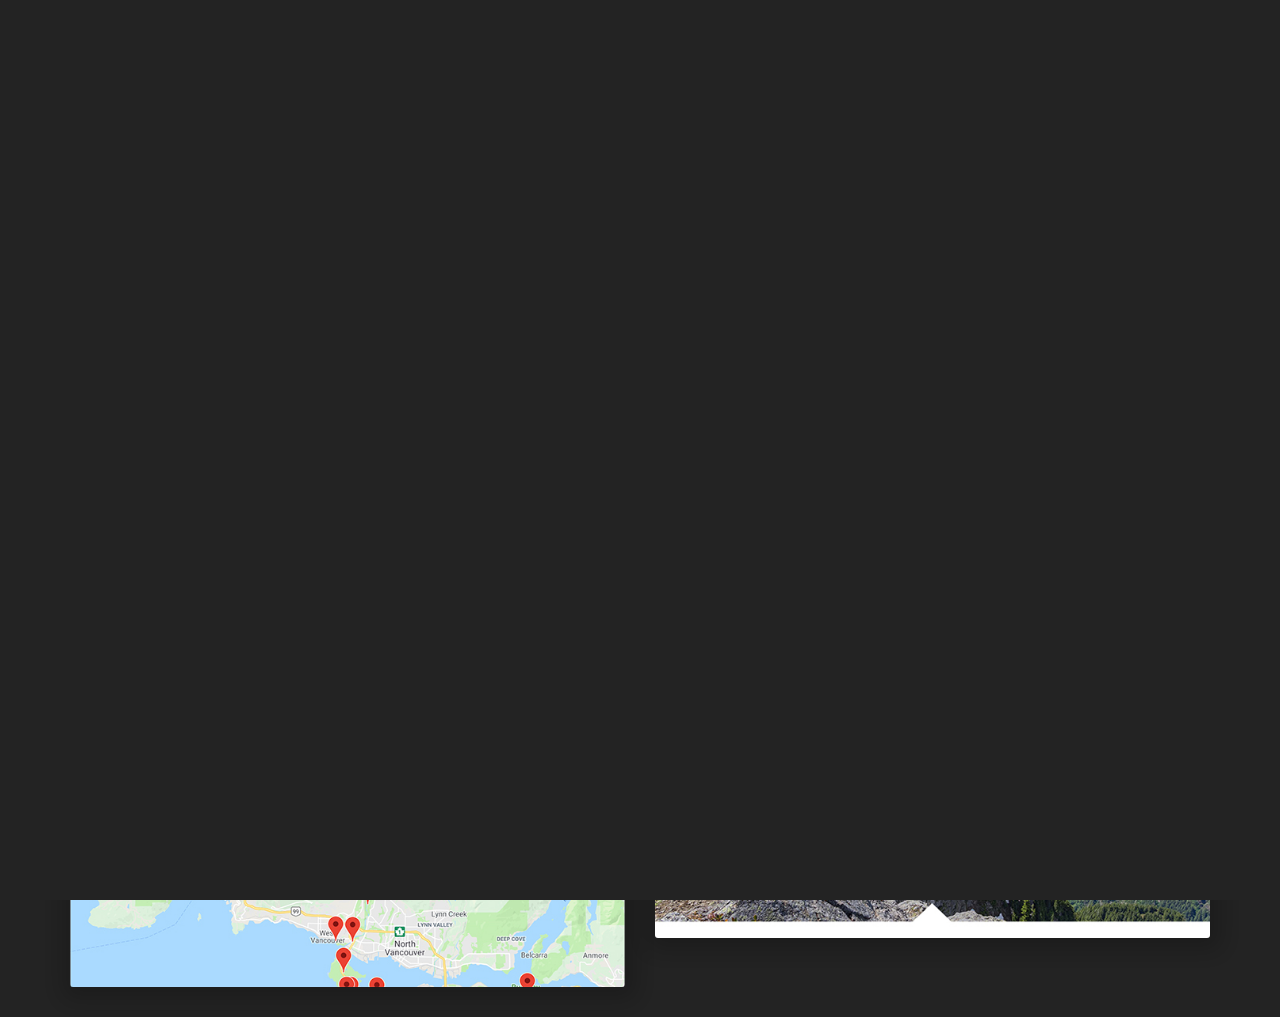
<file: single-project-7.html>
<!DOCTYPE HTML>
<html lang="en">
<head>
	<title>PT</title>
	<meta http-equiv="X-UA-Compatible" content="IE=edge">
    <meta name="viewport" content="width=device-width, initial-scale=1">
	<meta charset="UTF-8">
	
	
	<!-- Font -->
	
	<link href="https://fonts.googleapis.com/css?family=Saira:400,700" rel="stylesheet">
	
	<link rel="stylesheet" href="common-css/Khand.css" type="text/css" />
	
	
	<!-- Stylesheets -->
	
	<link href="common-css/bootstrap.min.css" rel="stylesheet">
	
	<link href="common-css/material-design-iconic-font.min.css" rel="stylesheet">
	
	
	<link href="single-project-1/css/styles.css" rel="stylesheet">
	
	<link href="single-project-1/css/responsive.css" rel="stylesheet">
	
</head>
<body>
	
	<div class="css-loader">
		<div class="bg"></div>
		<div class="loader-writings">
			<span>L</span>
			<span>O</span>
			<span>A</span>
			<span>D</span>
			<span>I</span>
			<span>N</span>
			<span>G</span>
		</div>
	</div>
	
	<header>
		<nav>
			<div class="logo">
				<a href="#"><img src="images/logo-white.png" alt="Site Logo"></a>
			</div>
			
			<div class="nav-icon" data-toggle="navigation" data-target="#main-menu">
				<span></span><span></span><span></span>
			</div>
			
			
		</nav>
	</header>
	
	
	<div data-slide-page-for-menu="to-right">

		<div class="slider-area"></div>
		
		<section class="project-info-area section">
			<div class="container">
				<div class="row">
				
					<div class="col-sm-offset-3 col-sm-6">
						<h2 class="title"><b>TRAIL MIX</b></h2>
					</div><!-- col-sm-12-->
					
					<div class="col-sm-offset-2 col-sm-2">
						<ul class="project-info">
							<li>Program
								<span>PHP</span>
								<span>Javascript</span>
								<span>FACEBOOK API</span>
								<span>GOOGLEMAPS API</span>
							</li>
							<li>Hours Worked
								<span>70+ Hours</span>
							</li>
							
						</ul>
					</div><!-- col-sm-12-->
					
					<div class="col-sm-6">
						<p class="project-desc">
			TrailMix is a application that allows the user to find hikes/trails and parks near their location. With the power of facebook and google api, the user is able to store their current location and preffered hikes and trails by pinning it on the map. Users can also write comments and select a difficulty level for hikes and post it on the community journal. below is the link to the site.
                    
                    https://trail--mix.com/
						</p>
						<a class="visit-web-btn" href="index.html">HOME</a>
						///
						<a class="visit-web-btn" href="https://trail--mix.com/">Visit App</a>
					</div><!-- col-sm-12-->
					
					
					
				</div><!-- row -->
			</div><!-- container -->
		</section><!-- project-info-area -->
		
		<div class="project-images-area section">
			<div class="container">
				<div class="row">
				
					<div class="col-sm-6">
						<div class="project-image">
							<img src="images/project-15-700x500.jpg" alt="Project Image">
						</div>
					</div><!-- col-sm-12-->
					
					<div class="col-sm-6">
						<div class="project-image">
							<img src="images/project-16-700x500.jpg" alt="Project Image">
						</div>
					</div><!-- col-sm-12-->
					
					
					
			
					
					
	<!-- SCIPTS -->
	
	<script src="common-js/jquery-3.1.1.min.js"></script>
	
	<script src="common-js/bootstrap.min.js"></script>
	
    <script src="common-js/masonry.pkgd.js"></script>
	
    <!-- <script src="common-js/SmoothScroll.min.js"></script> -->
	
	<script src="common-js/scripts.js"></script>
	
	
</body>
</html>
</file>
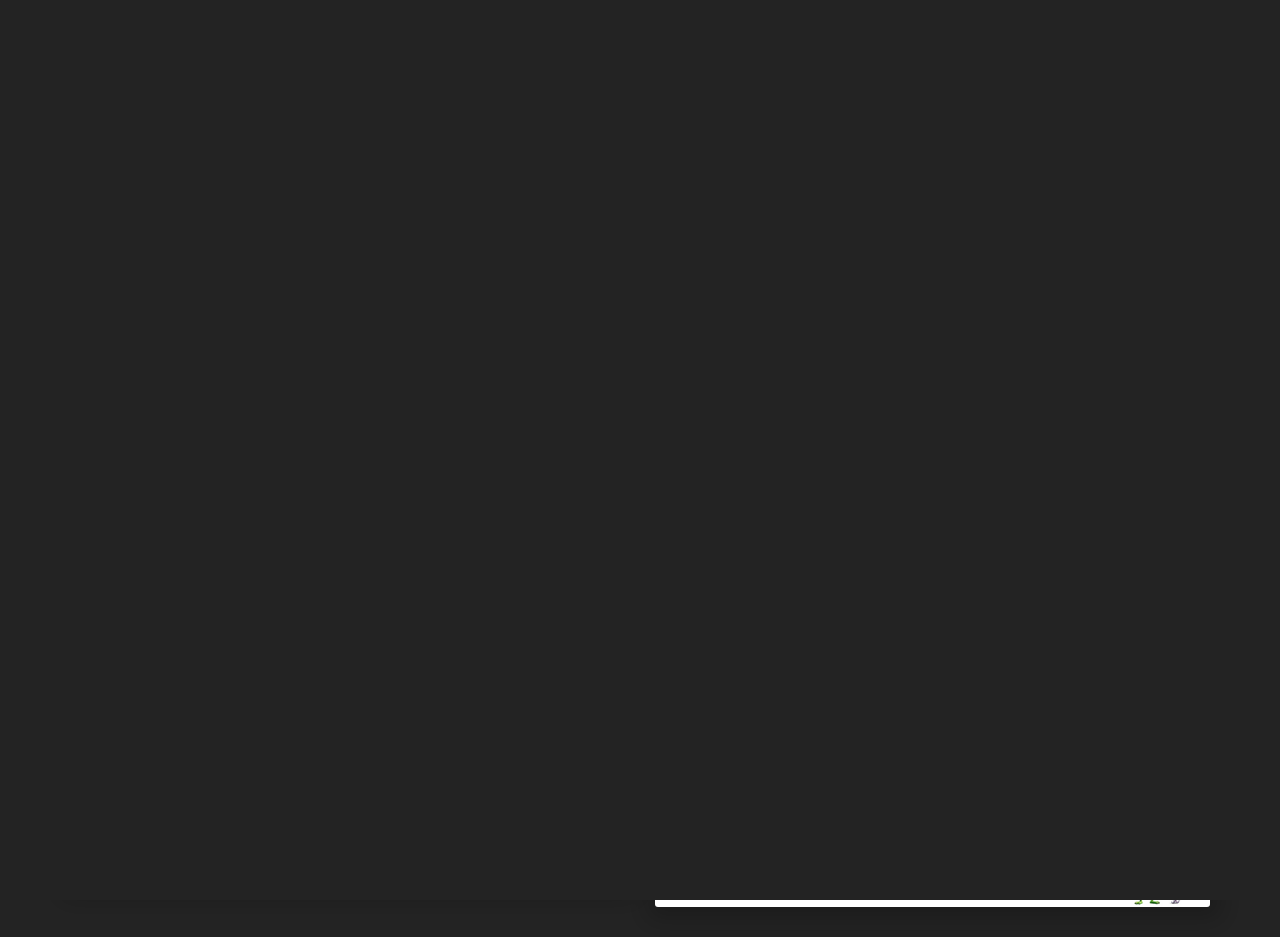
<file: single-project-8.html>
<!DOCTYPE HTML>
<html lang="en">
<head>
	<title>PT</title>
	<meta http-equiv="X-UA-Compatible" content="IE=edge">
    <meta name="viewport" content="width=device-width, initial-scale=1">
	<meta charset="UTF-8">
	
	
	<!-- Font -->
	
	<link href="https://fonts.googleapis.com/css?family=Saira:400,700" rel="stylesheet">
	
	<link rel="stylesheet" href="common-css/Khand.css" type="text/css" />
	
	
	<!-- Stylesheets -->
	
	<link href="common-css/bootstrap.min.css" rel="stylesheet">
	
	<link href="common-css/material-design-iconic-font.min.css" rel="stylesheet">
	
	
	<link href="single-project-1/css/styles.css" rel="stylesheet">
	
	<link href="single-project-1/css/responsive.css" rel="stylesheet">
	
</head>
<body>
	
	<div class="css-loader">
		<div class="bg"></div>
		<div class="loader-writings">
			<span>L</span>
			<span>O</span>
			<span>A</span>
			<span>D</span>
			<span>I</span>
			<span>N</span>
			<span>G</span>
		</div>
	</div>
	
	<header>
		<nav>
			<div class="logo">
				<a href="#"><img src="images/logo-white.png" alt="Site Logo"></a>
			</div>
			
			<div class="nav-icon" data-toggle="navigation" data-target="#main-menu">
				<span></span><span></span><span></span>
			</div>
			
			
		</nav>
	</header>
	
	
	<div data-slide-page-for-menu="to-right">

		<div class="slider-area"></div>
		
		<section class="project-info-area section">
			<div class="container">
				<div class="row">
				
					<div class="col-sm-offset-3 col-sm-6">
						<h2 class="title"><b>Chat App</b></h2>
					</div><!-- col-sm-12-->
					
					<div class="col-sm-offset-2 col-sm-2">
						<ul class="project-info">
							<li>Program
								<span>React Javascript</span>
								<span>Javascript</span>
								<span>Node JS</span>
								
						
							</li>
							<li>Hours Worked
								<span>60+ Hours</span>
							</li>
							
						</ul>
					</div><!-- col-sm-12-->
					
					<div class="col-sm-6">
						<p class="project-desc">
			This chat app was created using react js and Node JS. we learned how to create web sockets and allow users to connect with each other online. the chat component is simple. Just enter your name and start talking in the chatroom. the sticker page allows you to apply stickers to the webpage and all other users in the same chat room can see them. try it out yourself.
                    
                    https://reactappsamraj.herokuapp.com
						</p>
						<a class="visit-web-btn" href="https://reactappsamraj.herokuapp.com">Visit App</a>
						///
						<a class="visit-web-btn" href="index.html">HOME</a>
					</div><!-- col-sm-12-->
					
					
					
				</div><!-- row -->
			</div><!-- container -->
		</section><!-- project-info-area -->
		
		<div class="project-images-area section">
			<div class="container">
				<div class="row">
				
					<div class="col-sm-6">
						<div class="project-image">
							<img src="images/project-18-700x500.jpg" alt="Project Image">
						</div>
					</div><!-- col-sm-12-->
					
					<div class="col-sm-6">
						<div class="project-image">
							<img src="images/project-19-700x500.jpg" alt="Project Image">
						</div>
					</div><!-- col-sm-12-->
					
					
					
			
					
					
	<!-- SCIPTS -->
	
	<script src="common-js/jquery-3.1.1.min.js"></script>
	
	<script src="common-js/bootstrap.min.js"></script>
	
    <script src="common-js/masonry.pkgd.js"></script>
	
    <!-- <script src="common-js/SmoothScroll.min.js"></script> -->
	
	<script src="common-js/scripts.js"></script>
	
	
</body>
</html>
</file>
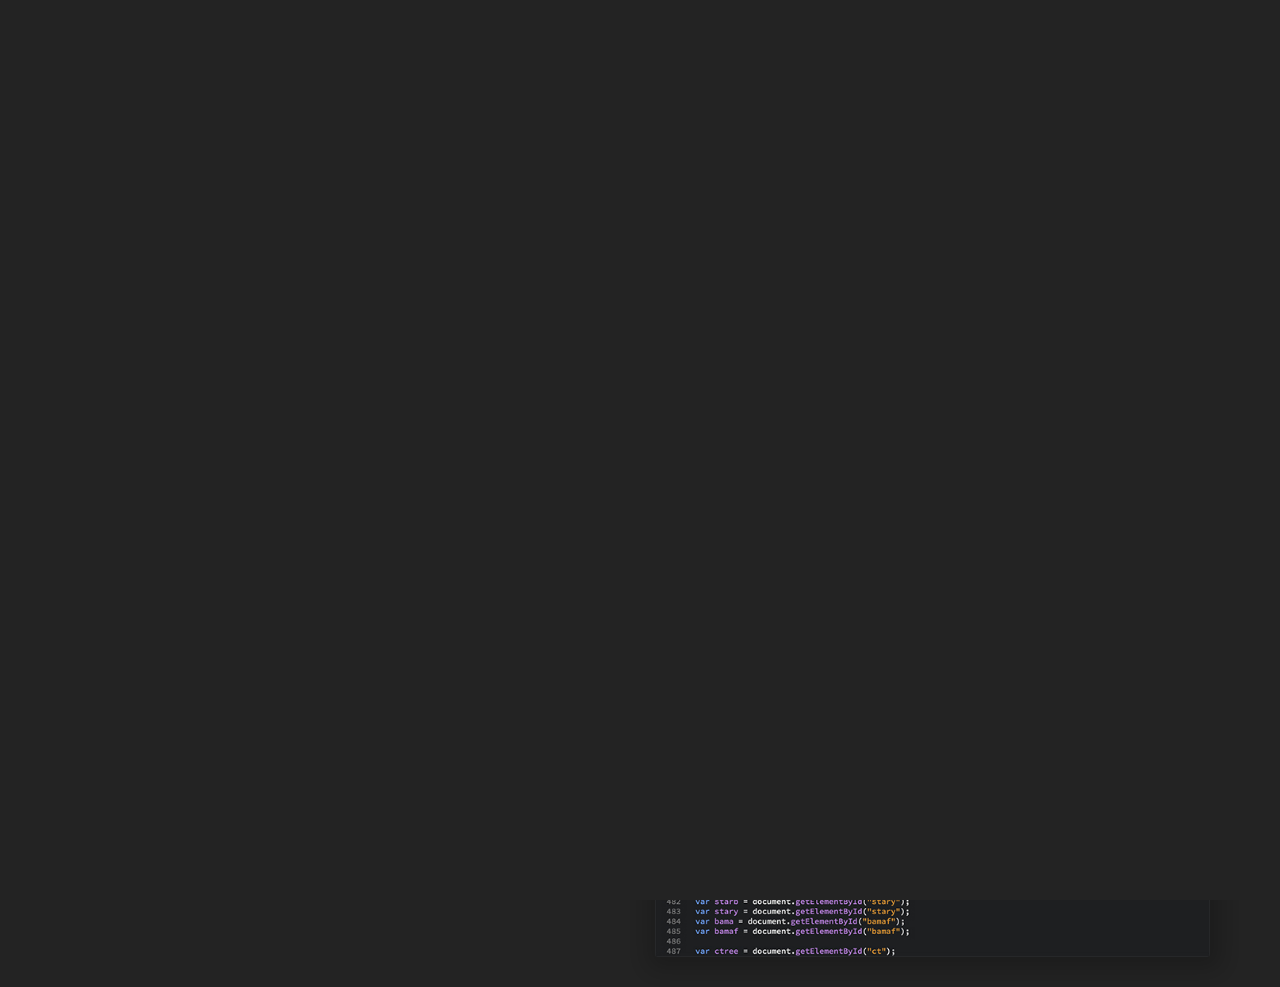
<file: single-project-9.html>
<!DOCTYPE HTML>
<html lang="en">
<head>
	<title>PT</title>
	<meta http-equiv="X-UA-Compatible" content="IE=edge">
    <meta name="viewport" content="width=device-width, initial-scale=1">
	<meta charset="UTF-8">
	
	
	<!-- Font -->
	
	<link href="https://fonts.googleapis.com/css?family=Saira:400,700" rel="stylesheet">
	
	<link rel="stylesheet" href="common-css/Khand.css" type="text/css" />
	
	
	<!-- Stylesheets -->
	
	<link href="common-css/bootstrap.min.css" rel="stylesheet">
	
	<link href="common-css/material-design-iconic-font.min.css" rel="stylesheet">
	
	
	<link href="single-project-1/css/styles.css" rel="stylesheet">
	
	<link href="single-project-1/css/responsive.css" rel="stylesheet">
	
</head>
<body>
	
	<div class="css-loader">
		<div class="bg"></div>
		<div class="loader-writings">
			<span>L</span>
			<span>O</span>
			<span>A</span>
			<span>D</span>
			<span>I</span>
			<span>N</span>
			<span>G</span>
		</div>
	</div>
	
	<header>
		<nav>
			<div class="logo">
				<a href="#"><img src="images/logo-white.png" alt="Site Logo"></a>
			</div>
			
			<div class="nav-icon" data-toggle="navigation" data-target="#main-menu">
				<span></span><span></span><span></span>
			</div>
			
			
		</nav>
	</header>
	
	
	<div data-slide-page-for-menu="to-right">

		<div class="slider-area"></div>
		
		<section class="project-info-area section">
			<div class="container">
				<div class="row">
				
					<div class="col-sm-offset-3 col-sm-6">
						<h2 class="title"><b>Chat App</b></h2>
					</div><!-- col-sm-12-->
					
					<div class="col-sm-offset-2 col-sm-2">
						<ul class="project-info">
							<li>Program
								<span>Javascript</span>
								<span>HTML</span>
								<span>CSS</span>
								
						
							</li>
							<li>Hours Worked
								<span>60+ Hours</span>
							</li>
							
						</ul>
					</div><!-- col-sm-12-->
					
					<div class="col-sm-6">
						<p class="project-desc">
			This web app is a Christmas E-Card I created using mainly javascript. we learned how to create interactive functions so the user knows something is happening when they click something. visually its not my greatest work, but the coding is what i put my effort into the most.
						</p>
						<a class="visit-web-btn" href="https://rajans-christmas-game.herokuapp.com">Visit App</a>
						///
						<a class="visit-web-btn" href="index.html">HOME</a>
					</div><!-- col-sm-12-->
					
					
					
				</div><!-- row -->
			</div><!-- container -->
		</section><!-- project-info-area -->
		
		<div class="project-images-area section">
			<div class="container">
				<div class="row">
				
					<div class="col-sm-6">
						<div class="project-image">
							<img src="images/project-21-700x500.jpg" alt="Project Image">
						</div>
					</div><!-- col-sm-12-->
					
					<div class="col-sm-6">
						<div class="project-image">
							<img src="images/project-22-700x500.jpg" alt="Project Image">
						</div>
					</div><!-- col-sm-12-->
					
					
					
			
					
					
	<!-- SCIPTS -->
	
	<script src="common-js/jquery-3.1.1.min.js"></script>
	
	<script src="common-js/bootstrap.min.js"></script>
	
    <script src="common-js/masonry.pkgd.js"></script>
	
    <!-- <script src="common-js/SmoothScroll.min.js"></script> -->
	
	<script src="common-js/scripts.js"></script>
	
	
</body>
</html>
</file>
<file: common-css/Khand.css>
/* This stylesheet generated by Transfonter (https://transfonter.org) on August 8, 2017 10:35 AM */

@font-face {
	font-family: 'Khand';
	src: url('../fonts/Khand/Khand-Light.woff2') format('woff2'),
		url('../fonts/Khand/Khand-Light.woff') format('woff');
	font-weight: 300;
	font-style: normal;
}

@font-face {
	font-family: 'Khand';
	src: url('../fonts/Khand/Khand-Semibold.woff2') format('woff2'),
		url('../fonts/Khand/Khand-Semibold.woff') format('woff');
	font-weight: 700;
	font-style: normal;
}

@font-face {
	font-family: 'Khand';
	src: url('../fonts/Khand/Khand-Bold.woff2') format('woff2'),
		url('../fonts/Khand/Khand-Bold.woff') format('woff');
	font-weight: 900;
	font-style: normal;
}

@font-face {
	font-family: 'Khand';
	src: url('../fonts/Khand/Khand-Regular.woff2') format('woff2'),
		url('../fonts/Khand/Khand-Regular.woff') format('woff');
	font-weight: 400;
	font-style: normal;
}
</file>
<file: about-1/css/styles.css>
/*
====================================================

* 	[Master Stylesheet]
	
	Theme Name :  NGEN
	Version    :  1.1
	Author     :  Roman Ahmed
	Author URI :  https://themeforest.net/user/desroman
	
====================================================


	TOC:
	=======
	
	1. PRIMARY STYLES
		PAGE LOADER
		ANIMATION BEFORE GO TO THE OTHER PAGE
	2. COMMON SYLES
	3. MENU STYLING
		LOGO
		MAIN MENU
		DROPDOWN
		TOGGLE CAKE ICON
		MENU ANIMATIONS 
		MENU ELEMENTS ANIMATIONS ON VISIBLE
		SLIDE PAGE ON MENU VISIBLE
	4. SLIDER AREA
	5. DESCRIPTION AREA
	6. QUOTOS AREA
		QUOTOS CONTROLS
	7. TEAM AREA
	8. FOOTER AREA
		NEWSLETTER AREA	
		ICONS AREA
		LANGUAGE AREA
		COPYRIGHT AREA

===================================================== */


/* ---------------------------------
1. PRIMARY STYLES
--------------------------------- */

html { font-size: 100%; overflow: visible; overflow-x: hidden; }

body{ margin: 0; font-size: 16px; word-wrap: break-word; font-family: 'Saira', sans-serif; color: #fff; background: #232323; }

h1, h2, h3, h4, h5, h6, p, a, ul, span, li, img{ margin: 0; padding: 0; }

h1,h2,h3,h4,h5,h6,ul,a{  font-family: 'Khand', sans-serif; font-weight: 400; letter-spacing: 3px; text-transform: uppercase; }

h1,h2,h3,h4,h5,h6{ line-height: 1.3; }

p{ line-height: 1.6; font-weight: 400; color: #eee; }

h1{ font-size: 5.5em; line-height: 1; letter-spacing: 8px; }
h2{ font-size: 3em; line-height: 1.1; letter-spacing: 5px; }
h3{ font-size: 2em; }
h4{ font-size: 1.5em; }
h5{ font-size: 1.1em; }
h6{ font-size: .9em; }

a{ display: inline-block; text-decoration: none; color: inherit; }

a:focus, a:active, a:hover { text-decoration: none; }

b{ font-weight: 700; }

img{ width: 100%; }

li{ list-style: none; }


/* PAGE LOADER */
	
.css-loader{ position: fixed; top: 0; bottom: 0; left: 0; right: 0; background: #232323; color: #fff; z-index: 99999; 
	text-align: center; overflow: hidden; }

.bg{ will-change: transform; position: absolute; top: 0; left: 0; height: 100%; right: 0; opacity: 0; background: #000; z-index: 1; 
	animation: loader-bg-anim 2s 1s forwards cubic-bezier(.77, .2, .175, 1); }
	
@keyframes loader-bg-anim{
	0%	{ opacity: 1; transform: skew(4deg) translateX(-100%); }
	100%{ opacity: 1; transform: skew(0deg) translateX(100%); }
}

.loader-writings{ will-change: transform; opacity: 0; animation: load-writings-anim 2s 2s forwards; }

@keyframes load-writings-anim{
	0%	{ opacity: 0; }
	100%{ opacity: 1; }
}

.css-loader span{ will-change: transform; font-size: 1.2em; animation: font-blur 5s infinite; margin: 0 4px; line-height: 100vh; }

.css-loader span:nth-child(1){ animation-delay: 0s; }
.css-loader span:nth-child(2){ animation-delay: .4s; }
.css-loader span:nth-child(3){ animation-delay: .8s; }
.css-loader span:nth-child(4){ animation-delay: 1.2s; }
.css-loader span:nth-child(5){ animation-delay: 1.6s; }
.css-loader span:nth-child(6){ animation-delay: 2s; }
.css-loader span:nth-child(7){ animation-delay: 2.4s; }

@keyframes font-blur{
	0%{ filter: blur(0px); }
	50%{ filter: blur(3px); }
	100%{ filter: blur(0px); }
}


.after-load,
.inverse-after-load{ will-change: transform; animation: 2s forwards cubic-bezier(.77, .2, .175, 1); }
	
.after-load{ will-change: transform; animation-name: after-load-anim; }	

@keyframes after-load-anim{
	0%	{ transform: translateX(0%); }
	100%{ transform: translateX(100%); }
}

.inverse-after-load{ will-change: transform; opacity: 1; animation-name: inverse-after-load-anim; }	

@keyframes inverse-after-load-anim{
	0%	{ transform: translateX(0%); }
	100%{ transform: translateX(-100%); }
}


/* ANIMATION BEFORE GO TO THE OTHER PAGE */

.fixed-circle{ position: fixed; background: #232323; height: 2000px; width: 2000px; z-index: 100000;
	border-radius: 1000px; margin-top: -1000px; margin-left: -1000px; transform: scale(0); will-change: transform; 
	left: 50%; top: 50%; animation: fixed-circle-anim 1.5s forwards ease-out; }

@keyframes fixed-circle-anim{
	0%	{ opacity: .6; transform: scale(0); }
	100%{ opacity: 1; transform: scale(1); }
}



/* ---------------------------------
2. COMMON SYLES
--------------------------------- */

.section{ margin-top: 150px; }

.section .heading{ padding: 0px 10px 30px; position: relative; margin-bottom: 50px; text-align: center; }

.heading .heading-bg{ position: absolute; top: -80%; width: 100%; right: 10px; font-size: 12em; z-index:-1; font-weight: 800; 
	color: #F3F3F4; }

[data-page-animation]{ transition: all .9s cubic-bezier(0.000, 0.000, 0.443, 1); }

.scroll-smooth { position: fixed; top: 0; left: 0; width: 100%; transition: all .55s cubic-bezier(0.145, 0.513, 0.343, 1); 
	transform-origin: 0 0; transform: translate3d(0px, 0px, 0px); backface-visibility: hidden; perspective: 2000px; 
	box-sizing: border-box; }
	
.display-table{ display: table; height: 100%; width: 100%; text-align: center; }

.display-table-cell{ display: table-cell; vertical-align: middle; }



/* ---------------------------------
3. MENU STYLING
--------------------------------- */

header{ position: fixed; top: 10px; left: 0; right: 0; z-index: 1000; padding: 0 40px; }


/* LOGO */

.logo{ height: 40px; float: left; margin: 10px 0; position: relative; z-index: 1000; }

.logo a{ display: block; height: 100%; }

.logo img{ width: auto; height: 100%;  }


/* MAIN MENU */

.main-menu{ position: fixed; top: 0; left: -100%; height: 100%; width: 100%; overflow: hidden; background: #000; }

.main-menu ul.nav-menu { padding: 150px 0; width: 600px; margin: 0 auto; }

.main-menu ul.nav-menu> li{ font-size: 1.8em; margin: 10px 0; width: 50%; color: #fff; }

.main-menu ul.nav-menu> li> .icons>li{ font-size: .5em; display: inline-block; margin: 15px 0px; position: relative; }

.main-menu ul.nav-menu> li > .icons> li > a{ padding: 0 3px; position: relative; }

.main-menu ul.nav-menu> li> a:after{ content: ''; position: absolute; top: 50%; margin-top: -1px; height: 2px; 
	left: 20px; right: 100%; transition: all .3s; background: #aaa; }

.main-menu ul.nav-menu> li:hover> a:after{ right: 20px; }


/* DROPDOWN */

.main-menu ul.nav-menu li.drop-down .nv-icn{ margin-left: 10px; transition: all .3s .1s ease-in-out; }

.nv-icn.rotate{ transform: rotate(90deg); }

.drop-down-menu{ position: absolute; top: 0; left: 300px; width: 300px; transform-origin: left top; z-index: 1; opacity: 0; 
	overflow: hidden; max-height: 0; font-size: .9em; 
	will-change: transform; transition: all .6s .1s cubic-bezier(.57, .1, .175, 1),opacity .3s .4s; }

.drop-down-menu li{ padding: 5px 0; }

.main-menu ul.nav-menu> li > .drop-down-menu.d-open{ max-height: 250px; opacity: 1; }

.main-menu ul.nav-menu> li > .drop-down-menu.d-open:after{ transform: translateY(100%); }

.drop-down-menu:after{ content:''; position: absolute; top: 0; left: 0;  width: 100%; height: 100%; z-index: 1; 
	transition: all 1s .3s ease-in-out; background: #fff; }


/* TOGGLE CAKE ICON */

.nav-icon{ border-radius:0; border: 0; margin: 21.5px 0; height: 18px; width: 30px; position: relative; float: right;
	background: none; cursor: pointer; z-index: 10000; transition: all .2s ease-in-out; margin-right: 0px; }

.nav-icon:after{ content:''; position: absolute; top: -16px; bottom: -18px; right: -12px; left: -12px; z-index: -1; 
	border-radius: 100px; transition: all .1s cubic-bezier(.77, .2, .325, 1); border: 0px solid #ccc; }

.nav-icon:hover:after{ transform: scale(1.1); }

.nav-icon span{ display: block; position: absolute; height: 2px; width: 100%; left: 0; 
	transition: all .3s cubic-bezier(.77, .2, .325, 1);
	box-shadow: 0px 0px 10px -1px rgba(0,0,0,1); background: #fff; }
	
.nav-icon span:nth-child(1){ top: 0; width: 80%; }

.nav-icon span:nth-child(2){ top: 8px; }

.nav-icon span:nth-child(3){ top: 16px; margin-left: 30%; width: 70%; }

.nav-icon:hover span{ width: 100%; margin-left: 0; }

.nav-icon.close-btn{ transform: rotate(-90deg); }

.nav-icon.close-btn span{ width: 100%; margin-left: 0; }

.nav-icon.close-btn span:nth-child(2){ opacity: 0; }
	
.nav-icon.close-btn span:nth-child(1){ transform: translateY(8px) rotate(45deg); }

.nav-icon.close-btn span:nth-child(3){ transform: translateY(-8px) rotate(-45deg); }


/* MENU ANIMATIONS */

.inverse-menu-to-right,
.menu-to-right{ animation-duration: 1.5s; animation-timing-function: cubic-bezier(.87, .3, .175, 1); 
	animation-fill-mode: forwards; opacity: 1; transform-origin: left top; will-change: transform; }
	
.menu-to-right{ will-change: transform; animation-name: menu-to-right-anim; }

@keyframes menu-to-right-anim{
	0%	{ opacity: 1; transform: skew(6deg) translate3d(0, 0, 0); }
	100%{ opacity: 1; transform: skew(0deg) translate3d(100%, 0, 0); }	
}

.inverse-menu-to-right{ will-change: transform;  animation-name: inverse-menu-to-right-anim; }

@keyframes inverse-menu-to-right-anim{
	0%	{ opacity: 1; transform: skew(-6deg) translate3d(100%, 0, 0);  }
	100%{ opacity: 1; transform: skew(0deg) translate3d(0, 0, 0); }	
}


/* MENU ELEMENTS ANIMATIONS ON VISIBLE*/

.menuelem-to-top,
.menuelem-to-right{ will-change: transform; animation-duration: .8s; animation-timing-function: ease-out; 
	animation-fill-mode: forwards; opacity: 0; }
	
.menuelem-to-right{ will-change: transform; animation-name: menuelem-to-right-anim; }

@keyframes menuelem-to-right-anim{
	0%	{ opacity: 0; transform: translate3d(-100px, 0, 0); }
	100%{ opacity: 1; transform: translate3d(0, 0, 0); }	
}

.menuelem-to-top{ will-change: transform; animation-name: menuelem-to-top-anim; }

@keyframes menuelem-to-top-anim{
	0%	{ opacity: 0; transform-origin: top left;  transform: rotateY(20deg) scale3d(1.02, 1.1, 1) translate3d(0, -20px, 0); }
	100%{ opacity: 1; transform-origin: top left;  transform: rotateY(0deg) scale3d(1, 1, 1) translate3d(0, 0, 0); }	
}


/* SLIDE PAGE ON MENU VISIBLE */

.main-menu,
[data-slide-page-for-menu]{ will-change: transform; transition: all 1.5s cubic-bezier(.87, .3, .175, 1); }

.page-slide-to-right{ transform: translateX(15%); }



/* ---------------------------------
4. SLIDER AREA
--------------------------------- */

.slider-area{ position: relative; height: 500px; width: 100%; border-radius: 85px; margin-top: 10px; 
	display: table; overflow: hidden; text-align: center; 
	background-size: cover; background-image: url(../../images/slider-5-1600x900.jpg);}

.slider-area:after{ content:''; position: absolute; top: 0; bottom: 0; left: 0; right:0;
	background: #232323; opacity: .15; }

.heading{ display: table-cell; vertical-align: middle; position: relative; z-index: 5; }	 



/* ---------------------------------
5. DESCRIPTION AREA
--------------------------------- */

.description-area{ margin-top: 50px; }

.description{ margin-top: 100px; }

.description .pre-title{ color: #AFA256; }

.description .title{ margin: 10px 0 15px; }


/* ---------------------------------
6. QUOTOS AREA
--------------------------------- */

.quoto-area .pre-title{ color: #AFA256; }

.quoto-area .title{ padding: 10px 0 100px; }

.quoto{ padding-bottom: 70px; }

.quoto i{ font-size: 1.6em; display: inline-block; color: #aaa; }
	
.quoto i:first-child{ transform: rotate(180deg) translateY(10px); margin-right: 30px; }

.quoto i:last-child{ transform: translateY(5px); margin-left: 20px; position: absolute; }


.quoto .name{ margin: 30px 0 10px; }

.quoto .designation{ position: relative; padding-left: 70px; }

.quoto .designation:after{ content:''; position: absolute; height: 1px; width: 60px; top: 50%; left: 0; margin-top: -.5px; 
	background: #fff; }

.left-area{ width: 35%; display: table-cell; vertical-align: middle; padding-right: 50px; }

.left-area .profile-image{box-shadow: 2px 3px 20px 8px rgba(0,0,0,.2); }

.right-area{ width: 65%; display: table-cell; vertical-align: middle; }



/* QUOTOS CONTROLS */

.slider-control{ position: absolute; bottom: 0px; right: 0px; width: 120px; height: 40px; z-index: 50; }

.slider-control .next,
.slider-control .prev{ float: left; width: 50%; height: 100%; position: relative; color: #fff; background: none;
	left: auto; right: auto; }

.slider-control .prev .left-arrow,
.slider-control .next .right-arrow{ position: absolute; top: 50%; height: 1px; margin-top: -.5px; background: #fff; 
	transition: all .3s ease-in-out; }

.slider-control .prev .left-arrow{ left: 15px; right: 10px;  }
	
.slider-control .next .right-arrow{ left: 10px; right: 15px;  }	

.slider-control .next:hover .right-arrow,
.slider-control .prev:hover .left-arrow{ left: 0px; right: 0; }
	
.slider-control .prev:hover:before,
.slider-control .prev:hover:after,
.slider-control .next:hover:before,
.slider-control .next:hover:after{ width: 50%; }
	

.slider-control .prev:before,
.slider-control .prev:after,
.slider-control .next:before,
.slider-control .next:after{ content:''; position: absolute; top: 50%; width: 30%; height: 1px; margin-top: -.5px; 
	background: #fff; transition: all .2s .3s ease-in-out; }

	
.slider-control .next:before,
.slider-control .next:after{ right: 0px; transform-origin: center right; }

.slider-control .prev:before,
.slider-control .prev:after{ left: 0px; transform-origin: center left; }

.slider-control .prev:before,	
.slider-control .next:after{ transform: rotate(45deg); }

.slider-control .prev:after,
.slider-control .next:before{ transform: rotate(-45deg); }



/* ---------------------------------
7. TEAM AREA
--------------------------------- */

.team-area .pre-title{ color: #AFA256; }

.team-area .title{ padding: 10px 0 100px; }

.team{ box-shadow: 2px 3px 20px 8px rgba(0,0,0,.2); overflow: hidden; margin-bottom: 50px; }

.team .name{ float: left; padding-left: 20px; line-height: 65px; }

.team .designation{ float: right; padding-right: 20px; line-height: 65px; }



/* ---------------------------------
8. FOOTER AREA
--------------------------------- */

footer{ padding: 100px 0 50px; }

.footer-section { margin-bottom: 50px; }

.footer-section .title{ margin-bottom: 20px; }


/* NEWSLETTER AREA */	

.newsletter .email-input{ border: 0; outline: 0; background: none; box-shadow: none; border-radius: 0; padding: 0;
	width: 100%; display: block; height: 30px; line-height: 30px; padding-left: 5px; padding-right: 60px;
	border-bottom: 1px solid #888; color: #fff; }
	
.newsletter .input-group{ position: relative; width: 100%; margin: auto; }

.newsletter .input-group .enter-btn{ border: 0; outline: 0; background: none; box-shadow: none; border-radius: 0; 
	position: absolute; top: 0; right: 0; z-index: 10; width: 50px; height: 30px; line-height: 30px; padding: 0; 
	letter-spacing: inherit; transition: all .2s; }

.newsletter .enter-btn:hover{ transform: translateY(-3px); }

.newsletter .contact span{ margin-top: 20px; display: block; }

.newsletter .contact-btn{ padding: 10px 25px; margin-top: 20px; transition: all .2s; }

.form-control::-webkit-input-placeholder { color: #888; letter-spacing: 2px; }
.form-control::-moz-placeholder { color: #888; letter-spacing: 2px; }
.form-control:-ms-input-placeholder { color: #888; letter-spacing: 2px; }
.form-control:-moz-placeholder { color: #888; letter-spacing: 2px; }


/* ICONS AREA */

.icons-area{ margin-left: 30px; }

.icons-area .icons> li{ display: inline-block; }

.icons-area .icons> li > a{ padding: 5px 0; margin-right: 10px; font-size: .85em; color: #aaa; }


/* LANGUAGE AREA*/

.language{ text-align: right; }

.language a{ position: relative; padding-right: 10px; margin-right: 10px; }

.language a:after{ content:''; position: absolute; top: 0; bottom: 0; right: 0; width: 1px; transform: rotate(15deg); 
	background-color: #aaa; }

.language a:last-child:after{ width: 0; }


/* COPYRIGHT AREA */

.copyright{ text-align: center; }
</file>
<file: about-1/css/responsive.css>
/* Screens Resolution : 992px
-------------------------------------------------------------------------- */
@media only screen and (max-width: 1200px) {

}

/* Screens Resolution : 992px
-------------------------------------------------------------------------- */
@media only screen and (max-width: 992px) {
	
	/* ---------------------------------
	1. PRIMARY STYLES
	--------------------------------- */

	h1{ font-size: 4em; }
	h2{ font-size: 3em; }
	h3{ font-size: 2em; }
	
}


/* Screens Resolution : 767px
-------------------------------------------------------------------------- */
@media only screen and (max-width: 769px) {
	
	/* ---------------------------------
	1. PRIMARY STYLES
	--------------------------------- */

	p{ line-height: 1.4; }

	h1{ font-size: 3em; }
	h2{ font-size: 2.5em; }
	h3{ font-size: 1.8em; }
	h4{ font-size: 1.5em; }
	h5{ font-size: 1.2em; }

	
	/* ---------------------------------
	2. COMMON SYLES
	--------------------------------- */

	.section{ margin-top: 100px; }
	
	
	/* ---------------------------------
	3. MENU STYLING
	--------------------------------- */
	
	header{ padding: 0 15px; }
	
	.main-menu ul.nav-menu { padding: 150px 100px; width: 100%; }
	
	.main-menu ul.nav-menu> li{ font-size: 1em; width: 100%; }
	
	.main-menu ul.nav-menu> li> a:after{ display: none; }
	
	
	/* DROPDOWN */

	.drop-down-menu{ position: static; width: 100%; }
	
	.main-menu ul.nav-menu li.drop-down .nv-icn{ margin-left: 5px; }
	
	.main-menu ul.nav-menu> li > .drop-down-menu.d-open{ padding: 10px; }

	.drop-down-menu:after{ display: none; }
	
	
	
	/* ---------------------------------
	5. DESCRIPTION AREA
	--------------------------------- */

	.description-area{ margin-top: 50px; }
	
	.description{ margin-top: 50px; }
	
	
	/* ---------------------------------
	6. QUOTOS AREA
	--------------------------------- */

	.quoto-area .title{ padding-bottom: 50px; }

	
	/* ---------------------------------
	7. TEAM AREA
	--------------------------------- */

	.team-area .title{ padding-bottom: 50px; }
	
	
	
	/* ---------------------------------
	8. FOOTER STYLING
	--------------------------------- */

	footer{ padding-top: 50px; }

	
	/* ICONS AREA */

	.icons-area{ margin-left: 0px; }


	/* LANGUAGE AREA*/

	.language{ text-align: left; }

	
	/* COPYRIGHT AREA */

	.copyright{ text-align: left; }


}

/* Screens Resolution : 479px
-------------------------------------------------------------------------- */
@media only screen and (max-width: 479px) {

	/* ---------------------------------
	1. PRIMARY STYLES
	--------------------------------- */

	body{ font-size: 12px;  }
	
	
	/* ---------------------------------
	6. QUOTOS AREA
	--------------------------------- */


	.quoto-area .left-area{ width: 100%; display: block; padding-right: 0px; margin-bottom: 50px; }

	.quoto-area .right-area{ width: 100%; display: block; }


}

/* Screens Resolution : 359px
-------------------------------------------------------------------------- */
@media only screen and (max-width: 359px) {
	
	
}

/* Screens Resolution : 290px
-------------------------------------------------------------------------- */
@media only screen and (max-width: 290px) {
	
	/* LOGO */
	
	
}
</file>
<file: blog-1/css/styles.css>
/*
====================================================

* 	[Master Stylesheet]
	
	Theme Name :  NGEN
	Version    :  1.1
	Author     :  Roman Ahmed
	Author URI :  https://themeforest.net/user/desroman
	
====================================================


	TOC:
	=======
	
	1. 	PRIMARY STYLES
			PAGE LOADER
	2. 	COMMON SYLES
	3. 	PAGE CONTENT ON VISIBLE ANIMATIONS
	4. 	MENU STYLING
			LOGO
			MAIN MENU
			SLIDE PAGE ON MENU VISIBLE
			TOGGLE CAKE ICON
	5.	SLIDER
	6.	FEATURED AREA
			BUTTON HOVER EFFECT
	7.	PROJECTS AREA
	8.	DIVIDED AREA
	9.	TEAM AREA
	10.	EMPHASIZED AREA
	11.	QUOTO AREA
	12. BLOG AREA
	13. FOOTER STYLING
			CONTACT AREA	
			FOOTER 
			LANGUAGE AREA
			NEWSLETTER AREA 	
			ICONS AREA
			COPYRIGHT AREA

	
===================================================== */


/* ---------------------------------
1. PRIMARY STYLES
--------------------------------- */

html { font-size: 100%; overflow: visible; overflow-x: hidden; }

body{ margin: 0; font-size: 16px; font-family: 'Saira', sans-serif; word-wrap: break-word; color: #222; }

h1, h2, h3, h4, h5, h6, p, a, ul, span, li, img{ margin: 0; padding: 0; }

h1,h2,h3,h4,h5,h6,ul,a{ font-family: 'Khand', sans-serif; font-weight: 400; letter-spacing: 3px; text-transform: uppercase; }

h1,h2,h3,h4,h5,h6{ line-height: 1.3; }

p{ line-height: 1.6; font-weight: 400; color: #333; }

h1{ font-size: 5.5em; line-height: 1; letter-spacing: 5px; }
h2{ font-size: 3em; line-height: 1.1; }
h3{ font-size: 2em; }
h4{ font-size: 1.5em; }
h5{ font-size: 1.1em; }
h6{ font-size: .9em; color: #000; }

a{ display: inline-block; text-decoration: none; color: inherit; }

a:focus, a:active, a:hover { text-decoration: none; }

b{ font-weight: 700; }

img{ width: 100%; }

li{ list-style: none; }


/* PAGE LOADER */
	
.css-loader{ position: fixed; top: 0; bottom: 0; left: 0; right: 0; background: #232323; color: #fff; z-index: 99999; 
	text-align: center; overflow: hidden; }

.bg{ will-change: transform; position: absolute; top: 0; left: 0; height: 100%; right: 0; opacity: 0; background: #000; z-index: 1; 
	animation: loader-bg-anim 2s 1s forwards cubic-bezier(.77, .2, .175, 1); }
	
@keyframes loader-bg-anim{
	0%	{ opacity: 1; transform: skew(4deg) translateX(-100%); }
	100%{ opacity: 1; transform: skew(0deg) translateX(100%); }
}

.loader-writings{ will-change: transform; opacity: 0; animation: load-writings-anim 2s 2s forwards; }

@keyframes load-writings-anim{
	0%	{ opacity: 0; }
	100%{ opacity: 1; }
}

.css-loader span{ will-change: transform; font-size: 1.2em; animation: font-blur 5s infinite; margin: 0 4px; line-height: 100vh; }

.css-loader span:nth-child(1){ animation-delay: 0s; }
.css-loader span:nth-child(2){ animation-delay: .4s; }
.css-loader span:nth-child(3){ animation-delay: .8s; }
.css-loader span:nth-child(4){ animation-delay: 1.2s; }
.css-loader span:nth-child(5){ animation-delay: 1.6s; }
.css-loader span:nth-child(6){ animation-delay: 2s; }
.css-loader span:nth-child(7){ animation-delay: 2.4s; }

@keyframes font-blur{
	0%{ filter: blur(0px); }
	50%{ filter: blur(3px); }
	100%{ filter: blur(0px); }
}


.after-load,
.inverse-after-load{ will-change: transform; animation: 2s forwards cubic-bezier(.77, .2, .175, 1); }
	
.after-load{ will-change: transform; animation-name: after-load-anim; }	

@keyframes after-load-anim{
	0%	{ transform: translateX(0%); }
	100%{ transform: translateX(100%); }
}

.inverse-after-load{ will-change: transform; opacity: 1; animation-name: inverse-after-load-anim; }	

@keyframes inverse-after-load-anim{
	0%	{ transform: translateX(0%); }
	100%{ transform: translateX(-100%); }
}


/* ANIMATION BEFORE GO TO THE OTHER PAGE */

.fixed-circle{ position: fixed; background: #232323; height: 2000px; width: 2000px; z-index: 100000;
	border-radius: 1000px; margin-top: -1000px; margin-left: -1000px; transform: scale(0); will-change: transform; 
	left: 50%; top: 50%; animation: fixed-circle-anim 1.5s forwards ease-out; }

@keyframes fixed-circle-anim{
	0%	{ opacity: .6; transform: scale(0); }
	100%{ opacity: 1; transform: scale(1); }
}



/* ---------------------------------
2. COMMON SYLES
--------------------------------- */

.section{ margin-top: 150px; }

.section .heading{ padding: 0px 10px 30px; position: relative; margin-bottom: 50px; text-align: center; }

.heading .heading-bg{ position: absolute; top: -80%; width: 100%; right: 10px; font-size: 12em; z-index:-1; font-weight: 800; 
	color: #F3F3F4; }

[data-page-animation]{ transition: all .9s cubic-bezier(0.000, 0.000, 0.443, 1); }

.scroll-smooth { position: fixed; top: 0; left: 0; width: 100%; transition: all .55s cubic-bezier(0.145, 0.513, 0.343, 1); 
	transform-origin: 0 0; transform: translate3d(0px, 0px, 0px); backface-visibility: hidden; perspective: 2000px; 
	box-sizing: border-box; }
	
.display-table{ display: table; height: 100%; width: 100%; text-align: center; }

.display-table-cell{ display: table-cell; vertical-align: middle; }

.pre-title{ letter-spacing: 15px; }



/* ---------------------------------
3. MENU STYLING
--------------------------------- */

header{ position: fixed; top: 10px; left: 0; right: 0; z-index: 1000; padding: 0 40px; }


/* LOGO */

.logo{ height: 40px; float: left; margin: 10px 0; position: relative; z-index: 1000; }

.logo a{ display: block; height: 100%; }

.logo img{ width: auto; height: 100%;  }


/* MAIN MENU */

.main-menu{ position: fixed; top: 0; left: -100%; height: 100%; width: 100%; overflow: hidden; background: #000; }

.main-menu ul.nav-menu { padding: 150px 0; width: 600px; margin: 0 auto; }

.main-menu ul.nav-menu> li{ font-size: 1.8em; margin: 10px 0; width: 50%; color: #fff; }

.main-menu ul.nav-menu> li> .icons>li{ font-size: .5em; display: inline-block; margin: 15px 0px; position: relative; }

.main-menu ul.nav-menu> li > .icons> li > a{ padding: 0 3px; position: relative; }

.main-menu ul.nav-menu> li> a:after{ content: ''; position: absolute; top: 50%; margin-top: -1px; height: 2px; 
	left: 20px; right: 100%; transition: all .3s; background: #aaa; }

.main-menu ul.nav-menu> li:hover> a:after{ right: 20px; }


/* DROPDOWN */

.main-menu ul.nav-menu li.drop-down .nv-icn{ margin-left: 10px; transition: all .3s .1s ease-in-out; }

.nv-icn.rotate{ transform: rotate(90deg); }

.drop-down-menu{ position: absolute; top: 0; left: 300px; width: 300px; transform-origin: left top; z-index: 1; opacity: 0; 
	overflow: hidden; max-height: 0; font-size: .9em; 
	will-change: transform; transition: all .6s .1s cubic-bezier(.57, .1, .175, 1),opacity .3s .4s; }

.drop-down-menu li{ padding: 5px 0; }

.main-menu ul.nav-menu> li > .drop-down-menu.d-open{ max-height: 250px; opacity: 1; }

.main-menu ul.nav-menu> li > .drop-down-menu.d-open:after{ transform: translateY(100%); }

.drop-down-menu:after{ content:''; position: absolute; top: 0; left: 0;  width: 100%; height: 100%; z-index: 1; 
	transition: all 1s .3s ease-in-out; background: #fff; }


/* TOGGLE CAKE ICON */

.nav-icon{ border-radius:0; border: 0; margin: 21.5px 0; height: 18px; width: 30px; position: relative; float: right;
	background: none; cursor: pointer; z-index: 10000; transition: all .2s ease-in-out; margin-right: 0px; }

.nav-icon:after{ content:''; position: absolute; top: -16px; bottom: -18px; right: -12px; left: -12px; z-index: -1; 
	border-radius: 100px; transition: all .1s cubic-bezier(.77, .2, .325, 1); border: 0px solid #ccc; }

.nav-icon:hover:after{ transform: scale(1.1); }

.nav-icon span{ display: block; position: absolute; height: 2px; width: 100%; left: 0; 
	transition: all .3s cubic-bezier(.77, .2, .325, 1);
	box-shadow: 0px 0px 10px -1px rgba(0,0,0,1); background: #aaa; }
	
.nav-icon span:nth-child(1){ top: 0; width: 80%; }

.nav-icon span:nth-child(2){ top: 8px; }

.nav-icon span:nth-child(3){ top: 16px; margin-left: 30%; width: 70%; }

.nav-icon:hover span{ width: 100%; margin-left: 0; }

.nav-icon.close-btn{ transform: rotate(-90deg); }

.nav-icon.close-btn span{ width: 100%; margin-left: 0; }

.nav-icon.close-btn span:nth-child(2){ opacity: 0; }
	
.nav-icon.close-btn span:nth-child(1){ transform: translateY(8px) rotate(45deg); }

.nav-icon.close-btn span:nth-child(3){ transform: translateY(-8px) rotate(-45deg); }


/* MENU ANIMATIONS */

.inverse-menu-to-right,
.menu-to-right{ animation-duration: 1.5s; animation-timing-function: cubic-bezier(.87, .3, .175, 1); 
	animation-fill-mode: forwards; opacity: 1; transform-origin: left top; will-change: transform; }
	
.menu-to-right{ will-change: transform; animation-name: menu-to-right-anim; }

@keyframes menu-to-right-anim{
	0%	{ opacity: 1; transform: skew(6deg) translate3d(0, 0, 0); }
	100%{ opacity: 1; transform: skew(0deg) translate3d(100%, 0, 0); }	
}

.inverse-menu-to-right{ will-change: transform;  animation-name: inverse-menu-to-right-anim; }

@keyframes inverse-menu-to-right-anim{
	0%	{ opacity: 1; transform: skew(-6deg) translate3d(100%, 0, 0);  }
	100%{ opacity: 1; transform: skew(0deg) translate3d(0, 0, 0); }	
}


/* MENU ELEMENTS ANIMATIONS ON VISIBLE*/

.menuelem-to-top,
.menuelem-to-right{ will-change: transform; animation-duration: .8s; animation-timing-function: ease-out; 
	animation-fill-mode: forwards; opacity: 0; }
	
.menuelem-to-right{ will-change: transform; animation-name: menuelem-to-right-anim; }

@keyframes menuelem-to-right-anim{
	0%	{ opacity: 0; transform: translate3d(-100px, 0, 0); }
	100%{ opacity: 1; transform: translate3d(0, 0, 0); }	
}

.menuelem-to-top{ will-change: transform; animation-name: menuelem-to-top-anim; }

@keyframes menuelem-to-top-anim{
	0%	{ opacity: 0; transform-origin: top left;  transform: rotateY(20deg) scale3d(1.02, 1.1, 1) translate3d(0, -20px, 0); }
	100%{ opacity: 1; transform-origin: top left;  transform: rotateY(0deg) scale3d(1, 1, 1) translate3d(0, 0, 0); }	
}


/* SLIDE PAGE ON MENU VISIBLE */

.main-menu,
[data-slide-page-for-menu]{ will-change: transform; transition: all 1.5s cubic-bezier(.87, .3, .175, 1); }

.page-slide-to-right{ transform: translateX(15%); }


/* ---------------------------------
4. BLOG STYLING
--------------------------------- */

.blog-area .page-heading{ margin: 150px 0 100px; }

.blog-area .page-heading .desc{ margin-top: 10px; }

.blog-area .slider{ cursor: w-resize; overflow: hidden; margin-bottom: 50px; border: 1px solid #ddd; }

.blog-area .slider img{ padding: 20px;height: 100%; width: 100%; }

.blog-area .slider .swiper-control{ width: auto; height: 50px; border-radius: 1px; transition: all .3s ease-in-out;
	background: #fff; color: #444; }

.blog-area .slider .swiper-button-next{ right: 0px; transform: translateX(100px); }

.blog-area .slider .swiper-button-prev{ left: 0px; transform: translateX(-100px); }

.blog-area .slider .swiper-control i{ font-size: 1.7em; line-height: 50px; text-align: left; padding: 0 5px; }

.blog-area .slider:hover .swiper-control{ transform: translateX(0px); }



/* ---------------------------------
5. SINGLE BLOG STYLING
--------------------------------- */

.blog-posts .single-post{ padding: 30px 20px; margin-bottom: 50px; text-align: left; border: 1px solid #ddd; }

.blog-posts .single-post .tag{ margin-top: 30px; }

.blog-posts .single-post .tag a{ position: relative; margin-right: 8px; padding-right: 8px; }

.blog-posts .single-post .tag a:after{ content:''; position: absolute; right: 0; top: 0; bottom: 0; width: 1px; 
	transform: rotate(15deg); background-color: #9FD1C8; }

.blog-posts .single-post .tag a:last-child:after{ width: 0; }

.blog-posts .single-post .title{ margin: 6px 0; }

.blog-posts .single-post .desc{ margin: 15px 0; }

.blog-posts .single-post .date{ color: #555; }

.blog-posts .single-post .read-more-btn{ margin-bottom: 5px; padding: 0 5px; transition: all .3s; 
	background: #777; color: #fff; }

.blog-posts .single-post .read-more-btn:hover{ background: #555; color: #eee; }

	
/* PAGINATION */

.pagination{ margin: 0px 0 20px; }

.pagination a{ margin-right: 10px; padding: 0 5px; line-height: 30px;  }

.pagination a.active{ border-bottom: 2px solid #ccc; }

.pagination a > i{ margin-left: 5px; font-size: 1em; line-height: 30px; float: right; }


/* ---------------------------------
6. RIGHT SIDEBAR STYLING
--------------------------------- */

.right-sidebar .sidebar-section{ text-align: center; border: 1px solid #ddd; padding: 35px 30px; 
	position: relative; margin-bottom: 50px; }

.right-sidebar .sidebar-section	.title{ position: absolute; top: -25px; line-height: 50px; left: 15%; right: 15%;
	text-align: center; background: #fff; }

 
/* ABOUT AUTHOR */

.right-sidebar .about-author { min-height: 440px; }

.right-sidebar .about-author .image-wrapper{ height: 120px; width: 120px; border-radius: 150px; overflow: hidden; 
	margin: 28px auto 0; }

.right-sidebar .about-author .name{ margin: 25px 0 15px; }
	
.right-sidebar .about-author .icons li{ display: inline-block; margin-top: 10px; }

.right-sidebar .about-author .icons li>a{ padding: 10px 8px; font-size: .8em; color: #555; }


.right-sidebar .recent-posts{ text-align: left; }

.right-sidebar .recent-posts a{ margin-bottom: 8px; padding-bottom: 8px; margin-left: 10px; border-bottom: 1px dotted #ddd; }

	
.right-sidebar .tags a{ margin: 5px 3px; padding: 8px 15px; background-color: #ddd; }

.right-sidebar .category a{ border-bottom: 1px solid #ccc; padding: 2px; margin: 5px 10px; }


/* ---------------------------------
7. INSTRAGRAM AREA
--------------------------------- */

.instagram-area{ overflow: hidden; margin-top: 40px; position: relative; }

.instagram-area .instagram-image{ float: left; width: 12.5%; position: relative; }

.instagram-area .instagram-image:after{ content: ''; position: absolute; top: 0; bottom: 0; left: 0; right: 0; 
	transition: all .3s; z-index: 1; background: rgba(0,0,0,.2); }

.instagram-area  .follow-btn{ position: absolute; top: 50%; height: 50px; line-height: 50px; width: 170px; text-align: center;
	margin-top: -30px; left: 50%; margin-left: -85px; border-radius: 3px; transition: all .3s; 
	z-index: 2; background: rgba(0,0,0,.8); color: #fff; }

.instagram-area  .follow-btn i{ margin-right: 15px; }

.instagram-area  .follow-btn:hover{ background-color: rgba(0,0,0,.9); }



/* ---------------------------------
8. FOOTER STYLING
--------------------------------- */

footer{ padding: 100px 0 50px; }

.footer-section { margin-bottom: 50px; }

.footer-section .title{ margin-bottom: 20px; }


/* NEWSLETTER AREA */	

.newsletter .email-input{ border: 0; outline: 0; background: none; box-shadow: none; border-radius: 0; padding: 0;
	width: 100%; display: block; height: 30px; line-height: 30px; padding-left: 5px; padding-right: 60px; 
	border-bottom: 1px solid #888; }
	
.newsletter .input-group{ position: relative; width: 100%; margin: auto; }

.newsletter .input-group .enter-btn{ border: 0; outline: 0; background: none; box-shadow: none; border-radius: 0; 
	position: absolute; top: 0; right: 0; z-index: 10; width: 50px; height: 30px; line-height: 30px; padding: 0; 
	letter-spacing: inherit; transition: all .2s; }

.newsletter .enter-btn:hover{ transform: translateY(-3px); }

.newsletter .contact span{ margin-top: 20px; display: block; }

.newsletter .contact-btn{ padding: 10px 25px; margin-top: 20px; transition: all .2s; }

.form-control::-webkit-input-placeholder { color: #888; letter-spacing: 2px; }
.form-control::-moz-placeholder { color: #888; letter-spacing: 2px; }
.form-control:-ms-input-placeholder { color: #888; letter-spacing: 2px; }
.form-control:-moz-placeholder { color: #888; letter-spacing: 2px; }


/* ICONS AREA */

.icons-area{ margin-left: 30px; }

.icons-area .icons> li{ display: inline-block; }

.icons-area .icons> li > a{ padding: 5px 0; margin-right: 10px; font-size: .85em; color: #555; }


/* LANGUAGE AREA*/

.language{ text-align: right; }

.language a{ position: relative; padding-right: 10px; margin-right: 10px; }

.language a:after{ content:''; position: absolute; top: 0; bottom: 0; right: 0; width: 1px; transform: rotate(15deg); 
	background-color: #aaa; }

.language a:last-child:after{ width: 0; }


/* COPYRIGHT AREA */

.copyright{ text-align: center; }
</file>
<file: blog-1/css/responsive.css>
/* Screens Resolution : 992px
-------------------------------------------------------------------------- */
@media only screen and (max-width: 1200px) {

}

/* Screens Resolution : 992px
-------------------------------------------------------------------------- */
@media only screen and (max-width: 992px) {
	
	/* ---------------------------------
	1. PRIMARY STYLES
	--------------------------------- */

	h1{ font-size: 4em; }
	h2{ font-size: 3em; }
	h3{ font-size: 2em; }
	
	
	/* ---------------------------------
	5. CONTACT AREA
	--------------------------------- */

	.contact-area{ width: 750px; }
	
}


/* Screens Resolution : 767px
-------------------------------------------------------------------------- */
@media only screen and (max-width: 769px) {
	
	/* ---------------------------------
	1. PRIMARY STYLES
	--------------------------------- */

	p{ line-height: 1.4; }

	h1{ font-size: 3em; }
	h2{ font-size: 2.5em; }
	h3{ font-size: 1.8em; }
	h4{ font-size: 1.5em; }
	h5{ font-size: 1.2em; }

	
	/* ---------------------------------
	2. COMMON SYLES
	--------------------------------- */

	.section{ margin-top: 100px; }
	
	
	/* ---------------------------------
	3. MENU STYLING
	--------------------------------- */
	
	header{ padding: 0 15px; }
	
	.main-menu ul.nav-menu { padding: 150px 100px; width: 100%; }
	
	.main-menu ul.nav-menu> li{ font-size: 1em; width: 100%; }
	
	.main-menu ul.nav-menu> li> a:after{ display: none; }
	
	
	/* DROPDOWN */

	.drop-down-menu{ position: static; width: 100%; }
	
	.main-menu ul.nav-menu li.drop-down .nv-icn{ margin-left: 5px; }
	
	.main-menu ul.nav-menu> li > .drop-down-menu.d-open{ padding: 10px; }

	.drop-down-menu:after{ display: none; }
	
	
	
	/* ---------------------------------
	7. INSTRAGRAM AREA
	--------------------------------- */

	.instagram-area .instagram-image{ width: 25%; }
	
	
	
	/* ---------------------------------
	6. FOOTER STYLING
	--------------------------------- */

	/* ICONS AREA */

	.icons-area{ margin-left: 0px; }


	/* LANGUAGE AREA*/

	.language{ text-align: left; }

	
	/* COPYRIGHT AREA */

	.copyright{ text-align: left; }


}

/* Screens Resolution : 479px
-------------------------------------------------------------------------- */
@media only screen and (max-width: 479px) {

	/* ---------------------------------
	1. PRIMARY STYLES
	--------------------------------- */

	body{ font-size: 12px;  }
	
}

/* Screens Resolution : 359px
-------------------------------------------------------------------------- */
@media only screen and (max-width: 359px) {
	
}

/* Screens Resolution : 290px
-------------------------------------------------------------------------- */
@media only screen and (max-width: 290px) {
	
}
</file>
<file: single-project-1/css/styles.css>
/*
====================================================

* 	[Master Stylesheet]
	
	Theme Name :  NGEN
	Version    :  1.1
	Author     :  Roman Ahmed
	Author URI :  https://themeforest.net/user/desroman
	
====================================================


	TOC:
	=======
	
	1. PRIMARY STYLES
		PAGE LOADER
		ANIMATION BEFORE GO TO THE OTHER PAGE
	2. COMMON SYLES
	3. MENU STYLING
		LOGO
		MAIN MENU
		DROPDOWN
		TOGGLE CAKE ICON
		MENU ANIMATIONS
		MENU ELEMENTS ANIMATIONS ON VISIBLE
		SLIDE PAGE ON MENU VISIBLE
	4. SLIDER AREA
	5. PROJECT INFO AREA
	6. PROJECT IMAGE AREA
	7. NAVIGATION PROJECT AREA
		NAVIGATION ICONS
		HOVER EFFECTS
	8. FOOTER AREA
		NEWSLETTER AREA 
		ICONS AREA
		LANGUAGE AREA
		COPYRIGHT AREA
	
	
===================================================== */


/* ---------------------------------
1. PRIMARY STYLES
--------------------------------- */

html { font-size: 100%; overflow: visible; overflow-x: hidden; }

body{ margin: 0; font-size: 16px; word-wrap: break-word; font-family: 'Saira', sans-serif; color: #fff; background: #232323; }

h1, h2, h3, h4, h5, h6, p, a, ul, span, li, img{ margin: 0; padding: 0; }

h1,h2,h3,h4,h5,h6,ul,a{  font-family: 'Khand', sans-serif; font-weight: 400; letter-spacing: 3px; text-transform: uppercase; }

h1,h2,h3,h4,h5,h6{ line-height: 1.3; }

p{ line-height: 1.6; font-weight: 400; color: #eee; }

h1{ font-size: 5.5em; line-height: 1; letter-spacing: 8px; }
h2{ font-size: 3em; line-height: 1.1; letter-spacing: 5px; }
h3{ font-size: 2em; }
h4{ font-size: 1.5em; }
h5{ font-size: 1.1em; }
h6{ font-size: .9em; }

a{ display: inline-block; text-decoration: none; color: inherit; }

a:focus, a:active, a:hover { text-decoration: none; }

b{ font-weight: 700; }

img{ width: 100%; }

li{ list-style: none; }


/* PAGE LOADER */
	
.css-loader{ position: fixed; top: 0; bottom: 0; left: 0; right: 0; background: #232323; color: #fff; z-index: 99999; 
	text-align: center; overflow: hidden; }

.bg{ will-change: transform; position: absolute; top: 0; left: 0; height: 100%; right: 0; opacity: 0; background: #000; z-index: 1; 
	animation: loader-bg-anim 2s 1s forwards cubic-bezier(.77, .2, .175, 1); }
	
@keyframes loader-bg-anim{
	0%	{ opacity: 1; transform: skew(4deg) translateX(-100%); }
	100%{ opacity: 1; transform: skew(0deg) translateX(100%); }
}

.loader-writings{ will-change: transform; opacity: 0; animation: load-writings-anim 2s 2s forwards; }

@keyframes load-writings-anim{
	0%	{ opacity: 0; }
	100%{ opacity: 1; }
}

.css-loader span{ will-change: transform; font-size: 1.2em; animation: font-blur 5s infinite; margin: 0 4px; line-height: 100vh; }

.css-loader span:nth-child(1){ animation-delay: 0s; }
.css-loader span:nth-child(2){ animation-delay: .4s; }
.css-loader span:nth-child(3){ animation-delay: .8s; }
.css-loader span:nth-child(4){ animation-delay: 1.2s; }
.css-loader span:nth-child(5){ animation-delay: 1.6s; }
.css-loader span:nth-child(6){ animation-delay: 2s; }
.css-loader span:nth-child(7){ animation-delay: 2.4s; }

@keyframes font-blur{
	0%{ filter: blur(0px); }
	50%{ filter: blur(3px); }
	100%{ filter: blur(0px); }
}


.after-load,
.inverse-after-load{ will-change: transform; animation: 2s forwards cubic-bezier(.77, .2, .175, 1); }
	
.after-load{ will-change: transform; animation-name: after-load-anim; }	

@keyframes after-load-anim{
	0%	{ transform: translateX(0%); }
	100%{ transform: translateX(100%); }
}

.inverse-after-load{ will-change: transform; opacity: 1; animation-name: inverse-after-load-anim; }	

@keyframes inverse-after-load-anim{
	0%	{ transform: translateX(0%); }
	100%{ transform: translateX(-100%); }
}


/* ANIMATION BEFORE GO TO THE OTHER PAGE */

.fixed-circle{ position: fixed; background: #232323; height: 2000px; width: 2000px; z-index: 100000;
	border-radius: 1000px; margin-top: -1000px; margin-left: -1000px; transform: scale(0); will-change: transform; 
	left: 50%; top: 50%; animation: fixed-circle-anim 1.5s forwards ease-out; }

@keyframes fixed-circle-anim{
	0%	{ opacity: .6; transform: scale(0); }
	100%{ opacity: 1; transform: scale(1); }
}



/* ---------------------------------
2. COMMON SYLES
--------------------------------- */

.section{ margin-top: 150px; }

.section .heading{ padding: 0px 10px 30px; position: relative; margin-bottom: 50px; text-align: center; }

.heading .heading-bg{ position: absolute; top: -80%; width: 100%; right: 10px; font-size: 12em; z-index:-1; font-weight: 800; 
	color: #F3F3F4; }

[data-page-animation]{ transition: all .9s cubic-bezier(0.000, 0.000, 0.443, 1); }

.scroll-smooth { position: fixed; top: 0; left: 0; width: 100%; transition: all .55s cubic-bezier(0.145, 0.513, 0.343, 1); 
	transform-origin: 0 0; transform: translate3d(0px, 0px, 0px); backface-visibility: hidden; perspective: 2000px; 
	box-sizing: border-box; }
	
.display-table{ display: table; height: 100%; width: 100%; text-align: center; }

.display-table-cell{ display: table-cell; vertical-align: middle; }

.pre-title{ letter-spacing: 15px; }



/* ---------------------------------
3. MENU STYLING
--------------------------------- */

header{ position: fixed; top: 10px; left: 0; right: 0; z-index: 1000; padding: 0 40px; }


/* LOGO */

.logo{ height: 40px; float: left; margin: 10px 0; position: relative; z-index: 1000; }

.logo a{ display: block; height: 100%; }

.logo img{ width: auto; height: 100%;  }


/* MAIN MENU */

.main-menu{ position: fixed; top: 0; left: -100%; height: 100%; width: 100%; overflow: hidden; background: #000; }

.main-menu ul.nav-menu { padding: 150px 0; width: 600px; margin: 0 auto; }

.main-menu ul.nav-menu> li{ font-size: 1.8em; margin: 10px 0; width: 50%; color: #fff; }

.main-menu ul.nav-menu> li> .icons>li{ font-size: .5em; display: inline-block; margin: 15px 0px; position: relative; }

.main-menu ul.nav-menu> li > .icons> li > a{ padding: 0 3px; position: relative; }

.main-menu ul.nav-menu> li> a:after{ content: ''; position: absolute; top: 50%; margin-top: -1px; height: 2px; 
	left: 20px; right: 100%; transition: all .3s; background: #aaa; }

.main-menu ul.nav-menu> li:hover> a:after{ right: 20px; }


/* DROPDOWN */

.main-menu ul.nav-menu li.drop-down .nv-icn{ margin-left: 10px; transition: all .3s .1s ease-in-out; }

.nv-icn.rotate{ transform: rotate(90deg); }

.drop-down-menu{ position: absolute; top: 0; left: 300px; width: 300px; transform-origin: left top; z-index: 1; opacity: 0; 
	overflow: hidden; max-height: 0; font-size: .9em; 
	will-change: transform; transition: all .6s .1s cubic-bezier(.57, .1, .175, 1),opacity .3s .4s; }

.drop-down-menu li{ padding: 5px 0; }

.main-menu ul.nav-menu> li > .drop-down-menu.d-open{ max-height: 250px; opacity: 1; }

.main-menu ul.nav-menu> li > .drop-down-menu.d-open:after{ transform: translateY(100%); }

.drop-down-menu:after{ content:''; position: absolute; top: 0; left: 0;  width: 100%; height: 100%; z-index: 1; 
	transition: all 1s .3s ease-in-out; background: #fff; }


/* TOGGLE CAKE ICON */

.nav-icon{ border-radius:0; border: 0; margin: 21.5px 0; height: 18px; width: 30px; position: relative; float: right;
	background: none; cursor: pointer; z-index: 10000; transition: all .2s ease-in-out; margin-right: 0px; }

.nav-icon:after{ content:''; position: absolute; top: -16px; bottom: -18px; right: -12px; left: -12px; z-index: -1; 
	border-radius: 100px; transition: all .1s cubic-bezier(.77, .2, .325, 1); border: 0px solid #ccc; }

.nav-icon:hover:after{ transform: scale(1.1); }

.nav-icon span{ display: block; position: absolute; height: 2px; width: 100%; left: 0; 
	transition: all .3s cubic-bezier(.77, .2, .325, 1);
	box-shadow: 0px 0px 10px -1px rgba(0,0,0,1); background: #fff; }
	
.nav-icon span:nth-child(1){ top: 0; width: 80%; }

.nav-icon span:nth-child(2){ top: 8px; }

.nav-icon span:nth-child(3){ top: 16px; margin-left: 30%; width: 70%; }

.nav-icon:hover span{ width: 100%; margin-left: 0; }

.nav-icon.close-btn{ transform: rotate(-90deg); }

.nav-icon.close-btn span{ width: 100%; margin-left: 0; }

.nav-icon.close-btn span:nth-child(2){ opacity: 0; }
	
.nav-icon.close-btn span:nth-child(1){ transform: translateY(8px) rotate(45deg); }

.nav-icon.close-btn span:nth-child(3){ transform: translateY(-8px) rotate(-45deg); }


/* MENU ANIMATIONS */

.inverse-menu-to-right,
.menu-to-right{ animation-duration: 1.5s; animation-timing-function: cubic-bezier(.87, .3, .175, 1); 
	animation-fill-mode: forwards; opacity: 1; transform-origin: left top; will-change: transform; }
	
.menu-to-right{ will-change: transform; animation-name: menu-to-right-anim; }

@keyframes menu-to-right-anim{
	0%	{ opacity: 1; transform: skew(6deg) translate3d(0, 0, 0); }
	100%{ opacity: 1; transform: skew(0deg) translate3d(100%, 0, 0); }	
}

.inverse-menu-to-right{ will-change: transform;  animation-name: inverse-menu-to-right-anim; }

@keyframes inverse-menu-to-right-anim{
	0%	{ opacity: 1; transform: skew(-6deg) translate3d(100%, 0, 0);  }
	100%{ opacity: 1; transform: skew(0deg) translate3d(0, 0, 0); }	
}


/* MENU ELEMENTS ANIMATIONS ON VISIBLE*/

.menuelem-to-top,
.menuelem-to-right{ will-change: transform; animation-duration: .8s; animation-timing-function: ease-out; 
	animation-fill-mode: forwards; opacity: 0; }
	
.menuelem-to-right{ will-change: transform; animation-name: menuelem-to-right-anim; }

@keyframes menuelem-to-right-anim{
	0%	{ opacity: 0; transform: translate3d(-100px, 0, 0); }
	100%{ opacity: 1; transform: translate3d(0, 0, 0); }	
}

.menuelem-to-top{ will-change: transform; animation-name: menuelem-to-top-anim; }

@keyframes menuelem-to-top-anim{
	0%	{ opacity: 0; transform-origin: top left;  transform: rotateY(20deg) scale3d(1.02, 1.1, 1) translate3d(0, -20px, 0); }
	100%{ opacity: 1; transform-origin: top left;  transform: rotateY(0deg) scale3d(1, 1, 1) translate3d(0, 0, 0); }	
}


/* SLIDE PAGE ON MENU VISIBLE */

.main-menu,
[data-slide-page-for-menu]{ will-change: transform; transition: all 1.5s cubic-bezier(.87, .3, .175, 1); }

.page-slide-to-right{ transform: translateX(15%); }



/* ---------------------------------
4. SLIDER AREA
--------------------------------- */



.slider-area:after{ content:''; position: absolute; top: 0; bottom: 0; left: 0; right:0;
	background: #232323; opacity: .1; }
	
	
	
/* ---------------------------------
5. PROJECT INFO AREA
--------------------------------- */

.project-info-area .title{ padding-bottom: 30px; text-align: center; }

.project-info{ text-align: right; margin-right: 0px; }

.project-info li{ margin-bottom: 10px; color: #AFA256; }

.project-info li > span{ display: block; color: #aaa; }

.project-info-area .visit-web-btn{ margin-top: 20px; padding-bottom: 5px; overflow: hidden; position: relative; 
	color: #fff; }

.project-info-area .visit-web-btn:after,
.project-info-area .visit-web-btn:before{ content:''; position: absolute; bottom: 0; width: 100%; height: 1px;
	transition: all 1.5s cubic-bezier(.77, .2, .175, 1); background: #fff; }

.project-info-area .visit-web-btn:after{ left: 0; }

.project-info-area .visit-web-btn:before{ left: -400%; }

.project-info-area .visit-web-btn:hover:before{  transform: translate3d(400%, 0, 0); }

.project-info-area .visit-web-btn:hover:after{ transform: translate3d(400%, 0, 0); }



/* ---------------------------------
6. PROJECT IMAGE AREA
--------------------------------- */

.project-image{ margin-bottom: 30px; }

.project-image img{ width: 100%; height: auto; border-radius: 3px; box-shadow: 2px 3px 20px 8px rgba(0,0,0,.2); }



/* ---------------------------------
7. NAVIGATION PROJECT AREA
--------------------------------- */

.navigate-pjkt-area{ padding-top: 70px; }

.navigate-project{ border-radius: 3px; box-shadow: 2px 3px 20px 8px rgba(0,0,0,.2); overflow: hidden; }

.navigate-project .nav-p-btn{ margin-bottom: 5px; transition: all .4s cubic-bezier(.77, .2, .175, 1); color: #AFA256; }

.navigate-project .left-area,
.navigate-project .right-area{ float: left; width: 50%; padding: 50px; position: relative; z-index: 1;
	background-size: cover; background-repeat: no-repeat; display: block; }

.navigate-project .left-area{ text-align: right; padding-left: 120px; }

.navigate-project .right-area{ padding-right: 120px; }

.navigate-project .title{ transition: all .4s cubic-bezier(.77, .2, .175, 1); color: #fff; }

.navigate-project .left-area:after,
.navigate-project .right-area:after{ content:''; position: absolute; top: 0; left: 0; right: 0; bottom: 0;
	z-index: -1; transition: all .4s cubic-bezier(.77, .2, .175, 1); background: #232323; }


/* NAVIGATION ICONS */

.next,
.prev{ position: absolute; height: 50px; width: 100px; top: 50%; margin-top: -25px; }

.next{ right: 50px; }
.prev{ left: 50px; }

.prev .left-arrow,
.next .right-arrow{ position: absolute; top: 50%; height: 1px; margin-top: -.5px; background: #fff; 
	transition: all .3s ease-in-out; }

.prev .left-arrow{ left: 15px; right: 10px;  }

.next .right-arrow{ left: 10px; right: 15px;  }	

.prev:before,
.prev:after,
.next:before,
.next:after{ content:''; position: absolute; top: 50%; width: 30%; height: 1px; margin-top: -.5px; 
	transition: all .2s .3s ease-in-out; background: #fff; }

.next:before,
.next:after{ right: 0px; transform-origin: center right; }

.prev:before,
.prev:after{ left: 0px; transform-origin: center left; }

.prev:before,	
.next:after{ transform: rotate(45deg); }

.prev:after,
.next:before{ transform: rotate(-45deg); }


/* HOVER EFFECTS */

.left-area:hover:after,
.right-area:hover:after{ background: rgba(0,0,0,.5); }

.left-area:hover .nav-p-btn,
.right-area:hover .nav-p-btn{ transform: translate3d(0, 10px, 0); }

.right-area:hover .title{ transform: translate3d(15px, 0, 0); }

.left-area:hover .title{ transform: translate3d(-15px, 0, 0); }

.right-area:hover .right-arrow,
.left-area:hover .left-arrow{ left: 0px; right: 0; }

.left-area:hover .prev:before,
.left-area:hover .prev:after,
.right-area:hover .next:before,
.right-area:hover .next:after{ width: 50%; }



/* ---------------------------------
8. FOOTER AREA
--------------------------------- */

footer{ padding: 150px 0 50px; }

.footer-section { margin-bottom: 50px; }

.footer-section .title{ margin-bottom: 20px; }


/* NEWSLETTER AREA */	

.newsletter .email-input{ border: 0; outline: 0; background: none; box-shadow: none; border-radius: 0; padding: 0;
	width: 100%; display: block; height: 30px; line-height: 30px; padding-left: 5px; padding-right: 60px;
	border-bottom: 1px solid #888; color: #fff; }
	
.newsletter .input-group{ position: relative; width: 100%; margin: auto; }

.newsletter .input-group .enter-btn{ border: 0; outline: 0; background: none; box-shadow: none; border-radius: 0; 
	position: absolute; top: 0; right: 0; z-index: 10; width: 50px; height: 30px; line-height: 30px; padding: 0; 
	letter-spacing: inherit; transition: all .2s; }

.newsletter .enter-btn:hover{ transform: translateY(-3px); }

.newsletter .contact span{ margin-top: 20px; display: block; }

.newsletter .contact-btn{ padding: 10px 25px; margin-top: 20px; transition: all .2s; }

.form-control::-webkit-input-placeholder { color: #888; letter-spacing: 2px; }
.form-control::-moz-placeholder { color: #888; letter-spacing: 2px; }
.form-control:-ms-input-placeholder { color: #888; letter-spacing: 2px; }
.form-control:-moz-placeholder { color: #888; letter-spacing: 2px; }


/* ICONS AREA */

.icons-area{ margin-left: 30px; }

.icons-area .icons> li{ display: inline-block; }

.icons-area .icons> li > a{ padding: 5px 0; margin-right: 10px; font-size: .85em; color: #aaa; }


/* LANGUAGE AREA*/

.language{ text-align: right; }

.language a{ position: relative; padding-right: 10px; margin-right: 10px; }

.language a:after{ content:''; position: absolute; top: 0; bottom: 0; right: 0; width: 1px; transform: rotate(15deg); 
	background-color: #aaa; }

.language a:last-child:after{ width: 0; }


/* COPYRIGHT AREA */

.copyright{ text-align: center; }
</file>
<file: single-project-1/css/responsive.css>
/* Screens Resolution : 992px
-------------------------------------------------------------------------- */
@media only screen and (max-width: 1200px) {

}

/* Screens Resolution : 992px
-------------------------------------------------------------------------- */
@media only screen and (max-width: 992px) {
	
	/* ---------------------------------
	1. PRIMARY STYLES
	--------------------------------- */

	h1{ font-size: 4em; }
	h2{ font-size: 3em; }
	h3{ font-size: 2em; }
	
}


/* Screens Resolution : 767px
-------------------------------------------------------------------------- */
@media only screen and (max-width: 769px) {
	
	/* ---------------------------------
	1. PRIMARY STYLES
	--------------------------------- */

	p{ line-height: 1.4; }

	h1{ font-size: 3em; }
	h2{ font-size: 2.5em; }
	h3{ font-size: 1.8em; }
	h4{ font-size: 1.5em; }
	h5{ font-size: 1.2em; }

	
	/* ---------------------------------
	2. COMMON SYLES
	--------------------------------- */

	.section{ margin-top: 100px; }
	
	
	/* ---------------------------------
	3. MENU STYLING
	--------------------------------- */
	
	header{ padding: 0 15px; }
	
	.main-menu ul.nav-menu { padding: 150px 100px; width: 100%; }
	
	.main-menu ul.nav-menu> li{ font-size: 1em; width: 100%; }
	
	.main-menu ul.nav-menu> li> a:after{ display: none; }
	
	
	/* DROPDOWN */

	.drop-down-menu{ position: static; width: 100%; }
	
	.main-menu ul.nav-menu li.drop-down .nv-icn{ margin-left: 5px; }
	
	.main-menu ul.nav-menu> li > .drop-down-menu.d-open{ padding: 10px; }

	.drop-down-menu:after{ display: none; }
	
	
	
	/* ---------------------------------
	5. PROJECT INFO AREA
	--------------------------------- */
	
	.project-info-area .title{ text-align: left; }
	
	.project-info{ text-align: left; }

	.project-info li{ display: inline-block; margin-right: 15px; }
	
	
	
	/* ---------------------------------
	7. NAVIGATION PROJECT AREA
	--------------------------------- */

	.navigate-project .left-area,
	.navigate-project .right-area{ width: 100%; }
	
	
	/* NAVIGATION ICONS */

	.next,
	.prev{ width: 50px; }
	
	
	
	/* ---------------------------------
	6. FOOTER STYLING
	--------------------------------- */
	
	
	footer{ padding: 100px 0 50px; }

	/* ICONS AREA */

	.icons-area{ margin-left: 0px; }


	/* LANGUAGE AREA*/

	.language{ text-align: left; }

	
	/* COPYRIGHT AREA */

	.copyright{ text-align: left; }


}

/* Screens Resolution : 479px
-------------------------------------------------------------------------- */
@media only screen and (max-width: 479px) {

	/* ---------------------------------
	1. PRIMARY STYLES
	--------------------------------- */

	body{ font-size: 12px;  }
	


}

/* Screens Resolution : 359px
-------------------------------------------------------------------------- */
@media only screen and (max-width: 359px) {
	
	
}

/* Screens Resolution : 290px
-------------------------------------------------------------------------- */
@media only screen and (max-width: 290px) {
	
	/* LOGO */
	
	
}
</file>
<file: common-css/material-design-iconic-font.min.css>
@font-face{font-family:Material-Design-Iconic-Font;src:url(../fonts/Material-Design-Iconic-Font.woff2?v=2.2.0) format('woff2'),url(../fonts/Material-Design-Iconic-Font.woff?v=2.2.0) format('woff'),url(../fonts/Material-Design-Iconic-Font.ttf?v=2.2.0) format('truetype')}.zmdi{display:inline-block;font:normal normal normal 14px/1 'Material-Design-Iconic-Font';font-size:inherit;text-rendering:auto;-webkit-font-smoothing:antialiased;-moz-osx-font-smoothing:grayscale}.zmdi-hc-lg{font-size:1.33333333em;line-height:.75em;vertical-align:-15%}.zmdi-hc-2x{font-size:2em}.zmdi-hc-3x{font-size:3em}.zmdi-hc-4x{font-size:4em}.zmdi-hc-5x{font-size:5em}.zmdi-hc-fw{width:1.28571429em;text-align:center}.zmdi-hc-ul{padding-left:0;margin-left:2.14285714em;list-style-type:none}.zmdi-hc-ul>li{position:relative}.zmdi-hc-li{position:absolute;left:-2.14285714em;width:2.14285714em;top:.14285714em;text-align:center}.zmdi-hc-li.zmdi-hc-lg{left:-1.85714286em}.zmdi-hc-border{padding:.1em .25em;border:solid .1em #9e9e9e;border-radius:2px}.zmdi-hc-border-circle{padding:.1em .25em;border:solid .1em #9e9e9e;border-radius:50%}.zmdi.pull-left{float:left;margin-right:.15em}.zmdi.pull-right{float:right;margin-left:.15em}.zmdi-hc-spin{-webkit-animation:zmdi-spin 1.5s infinite linear;animation:zmdi-spin 1.5s infinite linear}.zmdi-hc-spin-reverse{-webkit-animation:zmdi-spin-reverse 1.5s infinite linear;animation:zmdi-spin-reverse 1.5s infinite linear}@-webkit-keyframes zmdi-spin{0%{-webkit-transform:rotate(0deg);transform:rotate(0deg)}100%{-webkit-transform:rotate(359deg);transform:rotate(359deg)}}@keyframes zmdi-spin{0%{-webkit-transform:rotate(0deg);transform:rotate(0deg)}100%{-webkit-transform:rotate(359deg);transform:rotate(359deg)}}@-webkit-keyframes zmdi-spin-reverse{0%{-webkit-transform:rotate(0deg);transform:rotate(0deg)}100%{-webkit-transform:rotate(-359deg);transform:rotate(-359deg)}}@keyframes zmdi-spin-reverse{0%{-webkit-transform:rotate(0deg);transform:rotate(0deg)}100%{-webkit-transform:rotate(-359deg);transform:rotate(-359deg)}}.zmdi-hc-rotate-90{-webkit-transform:rotate(90deg);-ms-transform:rotate(90deg);transform:rotate(90deg)}.zmdi-hc-rotate-180{-webkit-transform:rotate(180deg);-ms-transform:rotate(180deg);transform:rotate(180deg)}.zmdi-hc-rotate-270{-webkit-transform:rotate(270deg);-ms-transform:rotate(270deg);transform:rotate(270deg)}.zmdi-hc-flip-horizontal{-webkit-transform:scale(-1,1);-ms-transform:scale(-1,1);transform:scale(-1,1)}.zmdi-hc-flip-vertical{-webkit-transform:scale(1,-1);-ms-transform:scale(1,-1);transform:scale(1,-1)}.zmdi-hc-stack{position:relative;display:inline-block;width:2em;height:2em;line-height:2em;vertical-align:middle}.zmdi-hc-stack-1x,.zmdi-hc-stack-2x{position:absolute;left:0;width:100%;text-align:center}.zmdi-hc-stack-1x{line-height:inherit}.zmdi-hc-stack-2x{font-size:2em}.zmdi-hc-inverse{color:#fff}.zmdi-3d-rotation:before{content:'\f101'}.zmdi-airplane-off:before{content:'\f102'}.zmdi-airplane:before{content:'\f103'}.zmdi-album:before{content:'\f104'}.zmdi-archive:before{content:'\f105'}.zmdi-assignment-account:before{content:'\f106'}.zmdi-assignment-alert:before{content:'\f107'}.zmdi-assignment-check:before{content:'\f108'}.zmdi-assignment-o:before{content:'\f109'}.zmdi-assignment-return:before{content:'\f10a'}.zmdi-assignment-returned:before{content:'\f10b'}.zmdi-assignment:before{content:'\f10c'}.zmdi-attachment-alt:before{content:'\f10d'}.zmdi-attachment:before{content:'\f10e'}.zmdi-audio:before{content:'\f10f'}.zmdi-badge-check:before{content:'\f110'}.zmdi-balance-wallet:before{content:'\f111'}.zmdi-balance:before{content:'\f112'}.zmdi-battery-alert:before{content:'\f113'}.zmdi-battery-flash:before{content:'\f114'}.zmdi-battery-unknown:before{content:'\f115'}.zmdi-battery:before{content:'\f116'}.zmdi-bike:before{content:'\f117'}.zmdi-block-alt:before{content:'\f118'}.zmdi-block:before{content:'\f119'}.zmdi-boat:before{content:'\f11a'}.zmdi-book-image:before{content:'\f11b'}.zmdi-book:before{content:'\f11c'}.zmdi-bookmark-outline:before{content:'\f11d'}.zmdi-bookmark:before{content:'\f11e'}.zmdi-brush:before{content:'\f11f'}.zmdi-bug:before{content:'\f120'}.zmdi-bus:before{content:'\f121'}.zmdi-cake:before{content:'\f122'}.zmdi-car-taxi:before{content:'\f123'}.zmdi-car-wash:before{content:'\f124'}.zmdi-car:before{content:'\f125'}.zmdi-card-giftcard:before{content:'\f126'}.zmdi-card-membership:before{content:'\f127'}.zmdi-card-travel:before{content:'\f128'}.zmdi-card:before{content:'\f129'}.zmdi-case-check:before{content:'\f12a'}.zmdi-case-download:before{content:'\f12b'}.zmdi-case-play:before{content:'\f12c'}.zmdi-case:before{content:'\f12d'}.zmdi-cast-connected:before{content:'\f12e'}.zmdi-cast:before{content:'\f12f'}.zmdi-chart-donut:before{content:'\f130'}.zmdi-chart:before{content:'\f131'}.zmdi-city-alt:before{content:'\f132'}.zmdi-city:before{content:'\f133'}.zmdi-close-circle-o:before{content:'\f134'}.zmdi-close-circle:before{content:'\f135'}.zmdi-close:before{content:'\f136'}.zmdi-cocktail:before{content:'\f137'}.zmdi-code-setting:before{content:'\f138'}.zmdi-code-smartphone:before{content:'\f139'}.zmdi-code:before{content:'\f13a'}.zmdi-coffee:before{content:'\f13b'}.zmdi-collection-bookmark:before{content:'\f13c'}.zmdi-collection-case-play:before{content:'\f13d'}.zmdi-collection-folder-image:before{content:'\f13e'}.zmdi-collection-image-o:before{content:'\f13f'}.zmdi-collection-image:before{content:'\f140'}.zmdi-collection-item-1:before{content:'\f141'}.zmdi-collection-item-2:before{content:'\f142'}.zmdi-collection-item-3:before{content:'\f143'}.zmdi-collection-item-4:before{content:'\f144'}.zmdi-collection-item-5:before{content:'\f145'}.zmdi-collection-item-6:before{content:'\f146'}.zmdi-collection-item-7:before{content:'\f147'}.zmdi-collection-item-8:before{content:'\f148'}.zmdi-collection-item-9-plus:before{content:'\f149'}.zmdi-collection-item-9:before{content:'\f14a'}.zmdi-collection-item:before{content:'\f14b'}.zmdi-collection-music:before{content:'\f14c'}.zmdi-collection-pdf:before{content:'\f14d'}.zmdi-collection-plus:before{content:'\f14e'}.zmdi-collection-speaker:before{content:'\f14f'}.zmdi-collection-text:before{content:'\f150'}.zmdi-collection-video:before{content:'\f151'}.zmdi-compass:before{content:'\f152'}.zmdi-cutlery:before{content:'\f153'}.zmdi-delete:before{content:'\f154'}.zmdi-dialpad:before{content:'\f155'}.zmdi-dns:before{content:'\f156'}.zmdi-drink:before{content:'\f157'}.zmdi-edit:before{content:'\f158'}.zmdi-email-open:before{content:'\f159'}.zmdi-email:before{content:'\f15a'}.zmdi-eye-off:before{content:'\f15b'}.zmdi-eye:before{content:'\f15c'}.zmdi-eyedropper:before{content:'\f15d'}.zmdi-favorite-outline:before{content:'\f15e'}.zmdi-favorite:before{content:'\f15f'}.zmdi-filter-list:before{content:'\f160'}.zmdi-fire:before{content:'\f161'}.zmdi-flag:before{content:'\f162'}.zmdi-flare:before{content:'\f163'}.zmdi-flash-auto:before{content:'\f164'}.zmdi-flash-off:before{content:'\f165'}.zmdi-flash:before{content:'\f166'}.zmdi-flip:before{content:'\f167'}.zmdi-flower-alt:before{content:'\f168'}.zmdi-flower:before{content:'\f169'}.zmdi-font:before{content:'\f16a'}.zmdi-fullscreen-alt:before{content:'\f16b'}.zmdi-fullscreen-exit:before{content:'\f16c'}.zmdi-fullscreen:before{content:'\f16d'}.zmdi-functions:before{content:'\f16e'}.zmdi-gas-station:before{content:'\f16f'}.zmdi-gesture:before{content:'\f170'}.zmdi-globe-alt:before{content:'\f171'}.zmdi-globe-lock:before{content:'\f172'}.zmdi-globe:before{content:'\f173'}.zmdi-graduation-cap:before{content:'\f174'}.zmdi-home:before{content:'\f175'}.zmdi-hospital-alt:before{content:'\f176'}.zmdi-hospital:before{content:'\f177'}.zmdi-hotel:before{content:'\f178'}.zmdi-hourglass-alt:before{content:'\f179'}.zmdi-hourglass-outline:before{content:'\f17a'}.zmdi-hourglass:before{content:'\f17b'}.zmdi-http:before{content:'\f17c'}.zmdi-image-alt:before{content:'\f17d'}.zmdi-image-o:before{content:'\f17e'}.zmdi-image:before{content:'\f17f'}.zmdi-inbox:before{content:'\f180'}.zmdi-invert-colors-off:before{content:'\f181'}.zmdi-invert-colors:before{content:'\f182'}.zmdi-key:before{content:'\f183'}.zmdi-label-alt-outline:before{content:'\f184'}.zmdi-label-alt:before{content:'\f185'}.zmdi-label-heart:before{content:'\f186'}.zmdi-label:before{content:'\f187'}.zmdi-labels:before{content:'\f188'}.zmdi-lamp:before{content:'\f189'}.zmdi-landscape:before{content:'\f18a'}.zmdi-layers-off:before{content:'\f18b'}.zmdi-layers:before{content:'\f18c'}.zmdi-library:before{content:'\f18d'}.zmdi-link:before{content:'\f18e'}.zmdi-lock-open:before{content:'\f18f'}.zmdi-lock-outline:before{content:'\f190'}.zmdi-lock:before{content:'\f191'}.zmdi-mail-reply-all:before{content:'\f192'}.zmdi-mail-reply:before{content:'\f193'}.zmdi-mail-send:before{content:'\f194'}.zmdi-mall:before{content:'\f195'}.zmdi-map:before{content:'\f196'}.zmdi-menu:before{content:'\f197'}.zmdi-money-box:before{content:'\f198'}.zmdi-money-off:before{content:'\f199'}.zmdi-money:before{content:'\f19a'}.zmdi-more-vert:before{content:'\f19b'}.zmdi-more:before{content:'\f19c'}.zmdi-movie-alt:before{content:'\f19d'}.zmdi-movie:before{content:'\f19e'}.zmdi-nature-people:before{content:'\f19f'}.zmdi-nature:before{content:'\f1a0'}.zmdi-navigation:before{content:'\f1a1'}.zmdi-open-in-browser:before{content:'\f1a2'}.zmdi-open-in-new:before{content:'\f1a3'}.zmdi-palette:before{content:'\f1a4'}.zmdi-parking:before{content:'\f1a5'}.zmdi-pin-account:before{content:'\f1a6'}.zmdi-pin-assistant:before{content:'\f1a7'}.zmdi-pin-drop:before{content:'\f1a8'}.zmdi-pin-help:before{content:'\f1a9'}.zmdi-pin-off:before{content:'\f1aa'}.zmdi-pin:before{content:'\f1ab'}.zmdi-pizza:before{content:'\f1ac'}.zmdi-plaster:before{content:'\f1ad'}.zmdi-power-setting:before{content:'\f1ae'}.zmdi-power:before{content:'\f1af'}.zmdi-print:before{content:'\f1b0'}.zmdi-puzzle-piece:before{content:'\f1b1'}.zmdi-quote:before{content:'\f1b2'}.zmdi-railway:before{content:'\f1b3'}.zmdi-receipt:before{content:'\f1b4'}.zmdi-refresh-alt:before{content:'\f1b5'}.zmdi-refresh-sync-alert:before{content:'\f1b6'}.zmdi-refresh-sync-off:before{content:'\f1b7'}.zmdi-refresh-sync:before{content:'\f1b8'}.zmdi-refresh:before{content:'\f1b9'}.zmdi-roller:before{content:'\f1ba'}.zmdi-ruler:before{content:'\f1bb'}.zmdi-scissors:before{content:'\f1bc'}.zmdi-screen-rotation-lock:before{content:'\f1bd'}.zmdi-screen-rotation:before{content:'\f1be'}.zmdi-search-for:before{content:'\f1bf'}.zmdi-search-in-file:before{content:'\f1c0'}.zmdi-search-in-page:before{content:'\f1c1'}.zmdi-search-replace:before{content:'\f1c2'}.zmdi-search:before{content:'\f1c3'}.zmdi-seat:before{content:'\f1c4'}.zmdi-settings-square:before{content:'\f1c5'}.zmdi-settings:before{content:'\f1c6'}.zmdi-shield-check:before{content:'\f1c7'}.zmdi-shield-security:before{content:'\f1c8'}.zmdi-shopping-basket:before{content:'\f1c9'}.zmdi-shopping-cart-plus:before{content:'\f1ca'}.zmdi-shopping-cart:before{content:'\f1cb'}.zmdi-sign-in:before{content:'\f1cc'}.zmdi-sort-amount-asc:before{content:'\f1cd'}.zmdi-sort-amount-desc:before{content:'\f1ce'}.zmdi-sort-asc:before{content:'\f1cf'}.zmdi-sort-desc:before{content:'\f1d0'}.zmdi-spellcheck:before{content:'\f1d1'}.zmdi-storage:before{content:'\f1d2'}.zmdi-store-24:before{content:'\f1d3'}.zmdi-store:before{content:'\f1d4'}.zmdi-subway:before{content:'\f1d5'}.zmdi-sun:before{content:'\f1d6'}.zmdi-tab-unselected:before{content:'\f1d7'}.zmdi-tab:before{content:'\f1d8'}.zmdi-tag-close:before{content:'\f1d9'}.zmdi-tag-more:before{content:'\f1da'}.zmdi-tag:before{content:'\f1db'}.zmdi-thumb-down:before{content:'\f1dc'}.zmdi-thumb-up-down:before{content:'\f1dd'}.zmdi-thumb-up:before{content:'\f1de'}.zmdi-ticket-star:before{content:'\f1df'}.zmdi-toll:before{content:'\f1e0'}.zmdi-toys:before{content:'\f1e1'}.zmdi-traffic:before{content:'\f1e2'}.zmdi-translate:before{content:'\f1e3'}.zmdi-triangle-down:before{content:'\f1e4'}.zmdi-triangle-up:before{content:'\f1e5'}.zmdi-truck:before{content:'\f1e6'}.zmdi-turning-sign:before{content:'\f1e7'}.zmdi-wallpaper:before{content:'\f1e8'}.zmdi-washing-machine:before{content:'\f1e9'}.zmdi-window-maximize:before{content:'\f1ea'}.zmdi-window-minimize:before{content:'\f1eb'}.zmdi-window-restore:before{content:'\f1ec'}.zmdi-wrench:before{content:'\f1ed'}.zmdi-zoom-in:before{content:'\f1ee'}.zmdi-zoom-out:before{content:'\f1ef'}.zmdi-alert-circle-o:before{content:'\f1f0'}.zmdi-alert-circle:before{content:'\f1f1'}.zmdi-alert-octagon:before{content:'\f1f2'}.zmdi-alert-polygon:before{content:'\f1f3'}.zmdi-alert-triangle:before{content:'\f1f4'}.zmdi-help-outline:before{content:'\f1f5'}.zmdi-help:before{content:'\f1f6'}.zmdi-info-outline:before{content:'\f1f7'}.zmdi-info:before{content:'\f1f8'}.zmdi-notifications-active:before{content:'\f1f9'}.zmdi-notifications-add:before{content:'\f1fa'}.zmdi-notifications-none:before{content:'\f1fb'}.zmdi-notifications-off:before{content:'\f1fc'}.zmdi-notifications-paused:before{content:'\f1fd'}.zmdi-notifications:before{content:'\f1fe'}.zmdi-account-add:before{content:'\f1ff'}.zmdi-account-box-mail:before{content:'\f200'}.zmdi-account-box-o:before{content:'\f201'}.zmdi-account-box-phone:before{content:'\f202'}.zmdi-account-box:before{content:'\f203'}.zmdi-account-calendar:before{content:'\f204'}.zmdi-account-circle:before{content:'\f205'}.zmdi-account-o:before{content:'\f206'}.zmdi-account:before{content:'\f207'}.zmdi-accounts-add:before{content:'\f208'}.zmdi-accounts-alt:before{content:'\f209'}.zmdi-accounts-list-alt:before{content:'\f20a'}.zmdi-accounts-list:before{content:'\f20b'}.zmdi-accounts-outline:before{content:'\f20c'}.zmdi-accounts:before{content:'\f20d'}.zmdi-face:before{content:'\f20e'}.zmdi-female:before{content:'\f20f'}.zmdi-male-alt:before{content:'\f210'}.zmdi-male-female:before{content:'\f211'}.zmdi-male:before{content:'\f212'}.zmdi-mood-bad:before{content:'\f213'}.zmdi-mood:before{content:'\f214'}.zmdi-run:before{content:'\f215'}.zmdi-walk:before{content:'\f216'}.zmdi-cloud-box:before{content:'\f217'}.zmdi-cloud-circle:before{content:'\f218'}.zmdi-cloud-done:before{content:'\f219'}.zmdi-cloud-download:before{content:'\f21a'}.zmdi-cloud-off:before{content:'\f21b'}.zmdi-cloud-outline-alt:before{content:'\f21c'}.zmdi-cloud-outline:before{content:'\f21d'}.zmdi-cloud-upload:before{content:'\f21e'}.zmdi-cloud:before{content:'\f21f'}.zmdi-download:before{content:'\f220'}.zmdi-file-plus:before{content:'\f221'}.zmdi-file-text:before{content:'\f222'}.zmdi-file:before{content:'\f223'}.zmdi-folder-outline:before{content:'\f224'}.zmdi-folder-person:before{content:'\f225'}.zmdi-folder-star-alt:before{content:'\f226'}.zmdi-folder-star:before{content:'\f227'}.zmdi-folder:before{content:'\f228'}.zmdi-gif:before{content:'\f229'}.zmdi-upload:before{content:'\f22a'}.zmdi-border-all:before{content:'\f22b'}.zmdi-border-bottom:before{content:'\f22c'}.zmdi-border-clear:before{content:'\f22d'}.zmdi-border-color:before{content:'\f22e'}.zmdi-border-horizontal:before{content:'\f22f'}.zmdi-border-inner:before{content:'\f230'}.zmdi-border-left:before{content:'\f231'}.zmdi-border-outer:before{content:'\f232'}.zmdi-border-right:before{content:'\f233'}.zmdi-border-style:before{content:'\f234'}.zmdi-border-top:before{content:'\f235'}.zmdi-border-vertical:before{content:'\f236'}.zmdi-copy:before{content:'\f237'}.zmdi-crop:before{content:'\f238'}.zmdi-format-align-center:before{content:'\f239'}.zmdi-format-align-justify:before{content:'\f23a'}.zmdi-format-align-left:before{content:'\f23b'}.zmdi-format-align-right:before{content:'\f23c'}.zmdi-format-bold:before{content:'\f23d'}.zmdi-format-clear-all:before{content:'\f23e'}.zmdi-format-clear:before{content:'\f23f'}.zmdi-format-color-fill:before{content:'\f240'}.zmdi-format-color-reset:before{content:'\f241'}.zmdi-format-color-text:before{content:'\f242'}.zmdi-format-indent-decrease:before{content:'\f243'}.zmdi-format-indent-increase:before{content:'\f244'}.zmdi-format-italic:before{content:'\f245'}.zmdi-format-line-spacing:before{content:'\f246'}.zmdi-format-list-bulleted:before{content:'\f247'}.zmdi-format-list-numbered:before{content:'\f248'}.zmdi-format-ltr:before{content:'\f249'}.zmdi-format-rtl:before{content:'\f24a'}.zmdi-format-size:before{content:'\f24b'}.zmdi-format-strikethrough-s:before{content:'\f24c'}.zmdi-format-strikethrough:before{content:'\f24d'}.zmdi-format-subject:before{content:'\f24e'}.zmdi-format-underlined:before{content:'\f24f'}.zmdi-format-valign-bottom:before{content:'\f250'}.zmdi-format-valign-center:before{content:'\f251'}.zmdi-format-valign-top:before{content:'\f252'}.zmdi-redo:before{content:'\f253'}.zmdi-select-all:before{content:'\f254'}.zmdi-space-bar:before{content:'\f255'}.zmdi-text-format:before{content:'\f256'}.zmdi-transform:before{content:'\f257'}.zmdi-undo:before{content:'\f258'}.zmdi-wrap-text:before{content:'\f259'}.zmdi-comment-alert:before{content:'\f25a'}.zmdi-comment-alt-text:before{content:'\f25b'}.zmdi-comment-alt:before{content:'\f25c'}.zmdi-comment-edit:before{content:'\f25d'}.zmdi-comment-image:before{content:'\f25e'}.zmdi-comment-list:before{content:'\f25f'}.zmdi-comment-more:before{content:'\f260'}.zmdi-comment-outline:before{content:'\f261'}.zmdi-comment-text-alt:before{content:'\f262'}.zmdi-comment-text:before{content:'\f263'}.zmdi-comment-video:before{content:'\f264'}.zmdi-comment:before{content:'\f265'}.zmdi-comments:before{content:'\f266'}.zmdi-check-all:before{content:'\f267'}.zmdi-check-circle-u:before{content:'\f268'}.zmdi-check-circle:before{content:'\f269'}.zmdi-check-square:before{content:'\f26a'}.zmdi-check:before{content:'\f26b'}.zmdi-circle-o:before{content:'\f26c'}.zmdi-circle:before{content:'\f26d'}.zmdi-dot-circle-alt:before{content:'\f26e'}.zmdi-dot-circle:before{content:'\f26f'}.zmdi-minus-circle-outline:before{content:'\f270'}.zmdi-minus-circle:before{content:'\f271'}.zmdi-minus-square:before{content:'\f272'}.zmdi-minus:before{content:'\f273'}.zmdi-plus-circle-o-duplicate:before{content:'\f274'}.zmdi-plus-circle-o:before{content:'\f275'}.zmdi-plus-circle:before{content:'\f276'}.zmdi-plus-square:before{content:'\f277'}.zmdi-plus:before{content:'\f278'}.zmdi-square-o:before{content:'\f279'}.zmdi-star-circle:before{content:'\f27a'}.zmdi-star-half:before{content:'\f27b'}.zmdi-star-outline:before{content:'\f27c'}.zmdi-star:before{content:'\f27d'}.zmdi-bluetooth-connected:before{content:'\f27e'}.zmdi-bluetooth-off:before{content:'\f27f'}.zmdi-bluetooth-search:before{content:'\f280'}.zmdi-bluetooth-setting:before{content:'\f281'}.zmdi-bluetooth:before{content:'\f282'}.zmdi-camera-add:before{content:'\f283'}.zmdi-camera-alt:before{content:'\f284'}.zmdi-camera-bw:before{content:'\f285'}.zmdi-camera-front:before{content:'\f286'}.zmdi-camera-mic:before{content:'\f287'}.zmdi-camera-party-mode:before{content:'\f288'}.zmdi-camera-rear:before{content:'\f289'}.zmdi-camera-roll:before{content:'\f28a'}.zmdi-camera-switch:before{content:'\f28b'}.zmdi-camera:before{content:'\f28c'}.zmdi-card-alert:before{content:'\f28d'}.zmdi-card-off:before{content:'\f28e'}.zmdi-card-sd:before{content:'\f28f'}.zmdi-card-sim:before{content:'\f290'}.zmdi-desktop-mac:before{content:'\f291'}.zmdi-desktop-windows:before{content:'\f292'}.zmdi-device-hub:before{content:'\f293'}.zmdi-devices-off:before{content:'\f294'}.zmdi-devices:before{content:'\f295'}.zmdi-dock:before{content:'\f296'}.zmdi-floppy:before{content:'\f297'}.zmdi-gamepad:before{content:'\f298'}.zmdi-gps-dot:before{content:'\f299'}.zmdi-gps-off:before{content:'\f29a'}.zmdi-gps:before{content:'\f29b'}.zmdi-headset-mic:before{content:'\f29c'}.zmdi-headset:before{content:'\f29d'}.zmdi-input-antenna:before{content:'\f29e'}.zmdi-input-composite:before{content:'\f29f'}.zmdi-input-hdmi:before{content:'\f2a0'}.zmdi-input-power:before{content:'\f2a1'}.zmdi-input-svideo:before{content:'\f2a2'}.zmdi-keyboard-hide:before{content:'\f2a3'}.zmdi-keyboard:before{content:'\f2a4'}.zmdi-laptop-chromebook:before{content:'\f2a5'}.zmdi-laptop-mac:before{content:'\f2a6'}.zmdi-laptop:before{content:'\f2a7'}.zmdi-mic-off:before{content:'\f2a8'}.zmdi-mic-outline:before{content:'\f2a9'}.zmdi-mic-setting:before{content:'\f2aa'}.zmdi-mic:before{content:'\f2ab'}.zmdi-mouse:before{content:'\f2ac'}.zmdi-network-alert:before{content:'\f2ad'}.zmdi-network-locked:before{content:'\f2ae'}.zmdi-network-off:before{content:'\f2af'}.zmdi-network-outline:before{content:'\f2b0'}.zmdi-network-setting:before{content:'\f2b1'}.zmdi-network:before{content:'\f2b2'}.zmdi-phone-bluetooth:before{content:'\f2b3'}.zmdi-phone-end:before{content:'\f2b4'}.zmdi-phone-forwarded:before{content:'\f2b5'}.zmdi-phone-in-talk:before{content:'\f2b6'}.zmdi-phone-locked:before{content:'\f2b7'}.zmdi-phone-missed:before{content:'\f2b8'}.zmdi-phone-msg:before{content:'\f2b9'}.zmdi-phone-paused:before{content:'\f2ba'}.zmdi-phone-ring:before{content:'\f2bb'}.zmdi-phone-setting:before{content:'\f2bc'}.zmdi-phone-sip:before{content:'\f2bd'}.zmdi-phone:before{content:'\f2be'}.zmdi-portable-wifi-changes:before{content:'\f2bf'}.zmdi-portable-wifi-off:before{content:'\f2c0'}.zmdi-portable-wifi:before{content:'\f2c1'}.zmdi-radio:before{content:'\f2c2'}.zmdi-reader:before{content:'\f2c3'}.zmdi-remote-control-alt:before{content:'\f2c4'}.zmdi-remote-control:before{content:'\f2c5'}.zmdi-router:before{content:'\f2c6'}.zmdi-scanner:before{content:'\f2c7'}.zmdi-smartphone-android:before{content:'\f2c8'}.zmdi-smartphone-download:before{content:'\f2c9'}.zmdi-smartphone-erase:before{content:'\f2ca'}.zmdi-smartphone-info:before{content:'\f2cb'}.zmdi-smartphone-iphone:before{content:'\f2cc'}.zmdi-smartphone-landscape-lock:before{content:'\f2cd'}.zmdi-smartphone-landscape:before{content:'\f2ce'}.zmdi-smartphone-lock:before{content:'\f2cf'}.zmdi-smartphone-portrait-lock:before{content:'\f2d0'}.zmdi-smartphone-ring:before{content:'\f2d1'}.zmdi-smartphone-setting:before{content:'\f2d2'}.zmdi-smartphone-setup:before{content:'\f2d3'}.zmdi-smartphone:before{content:'\f2d4'}.zmdi-speaker:before{content:'\f2d5'}.zmdi-tablet-android:before{content:'\f2d6'}.zmdi-tablet-mac:before{content:'\f2d7'}.zmdi-tablet:before{content:'\f2d8'}.zmdi-tv-alt-play:before{content:'\f2d9'}.zmdi-tv-list:before{content:'\f2da'}.zmdi-tv-play:before{content:'\f2db'}.zmdi-tv:before{content:'\f2dc'}.zmdi-usb:before{content:'\f2dd'}.zmdi-videocam-off:before{content:'\f2de'}.zmdi-videocam-switch:before{content:'\f2df'}.zmdi-videocam:before{content:'\f2e0'}.zmdi-watch:before{content:'\f2e1'}.zmdi-wifi-alt-2:before{content:'\f2e2'}.zmdi-wifi-alt:before{content:'\f2e3'}.zmdi-wifi-info:before{content:'\f2e4'}.zmdi-wifi-lock:before{content:'\f2e5'}.zmdi-wifi-off:before{content:'\f2e6'}.zmdi-wifi-outline:before{content:'\f2e7'}.zmdi-wifi:before{content:'\f2e8'}.zmdi-arrow-left-bottom:before{content:'\f2e9'}.zmdi-arrow-left:before{content:'\f2ea'}.zmdi-arrow-merge:before{content:'\f2eb'}.zmdi-arrow-missed:before{content:'\f2ec'}.zmdi-arrow-right-top:before{content:'\f2ed'}.zmdi-arrow-right:before{content:'\f2ee'}.zmdi-arrow-split:before{content:'\f2ef'}.zmdi-arrows:before{content:'\f2f0'}.zmdi-caret-down-circle:before{content:'\f2f1'}.zmdi-caret-down:before{content:'\f2f2'}.zmdi-caret-left-circle:before{content:'\f2f3'}.zmdi-caret-left:before{content:'\f2f4'}.zmdi-caret-right-circle:before{content:'\f2f5'}.zmdi-caret-right:before{content:'\f2f6'}.zmdi-caret-up-circle:before{content:'\f2f7'}.zmdi-caret-up:before{content:'\f2f8'}.zmdi-chevron-down:before{content:'\f2f9'}.zmdi-chevron-left:before{content:'\f2fa'}.zmdi-chevron-right:before{content:'\f2fb'}.zmdi-chevron-up:before{content:'\f2fc'}.zmdi-forward:before{content:'\f2fd'}.zmdi-long-arrow-down:before{content:'\f2fe'}.zmdi-long-arrow-left:before{content:'\f2ff'}.zmdi-long-arrow-return:before{content:'\f300'}.zmdi-long-arrow-right:before{content:'\f301'}.zmdi-long-arrow-tab:before{content:'\f302'}.zmdi-long-arrow-up:before{content:'\f303'}.zmdi-rotate-ccw:before{content:'\f304'}.zmdi-rotate-cw:before{content:'\f305'}.zmdi-rotate-left:before{content:'\f306'}.zmdi-rotate-right:before{content:'\f307'}.zmdi-square-down:before{content:'\f308'}.zmdi-square-right:before{content:'\f309'}.zmdi-swap-alt:before{content:'\f30a'}.zmdi-swap-vertical-circle:before{content:'\f30b'}.zmdi-swap-vertical:before{content:'\f30c'}.zmdi-swap:before{content:'\f30d'}.zmdi-trending-down:before{content:'\f30e'}.zmdi-trending-flat:before{content:'\f30f'}.zmdi-trending-up:before{content:'\f310'}.zmdi-unfold-less:before{content:'\f311'}.zmdi-unfold-more:before{content:'\f312'}.zmdi-apps:before{content:'\f313'}.zmdi-grid-off:before{content:'\f314'}.zmdi-grid:before{content:'\f315'}.zmdi-view-agenda:before{content:'\f316'}.zmdi-view-array:before{content:'\f317'}.zmdi-view-carousel:before{content:'\f318'}.zmdi-view-column:before{content:'\f319'}.zmdi-view-comfy:before{content:'\f31a'}.zmdi-view-compact:before{content:'\f31b'}.zmdi-view-dashboard:before{content:'\f31c'}.zmdi-view-day:before{content:'\f31d'}.zmdi-view-headline:before{content:'\f31e'}.zmdi-view-list-alt:before{content:'\f31f'}.zmdi-view-list:before{content:'\f320'}.zmdi-view-module:before{content:'\f321'}.zmdi-view-quilt:before{content:'\f322'}.zmdi-view-stream:before{content:'\f323'}.zmdi-view-subtitles:before{content:'\f324'}.zmdi-view-toc:before{content:'\f325'}.zmdi-view-web:before{content:'\f326'}.zmdi-view-week:before{content:'\f327'}.zmdi-widgets:before{content:'\f328'}.zmdi-alarm-check:before{content:'\f329'}.zmdi-alarm-off:before{content:'\f32a'}.zmdi-alarm-plus:before{content:'\f32b'}.zmdi-alarm-snooze:before{content:'\f32c'}.zmdi-alarm:before{content:'\f32d'}.zmdi-calendar-alt:before{content:'\f32e'}.zmdi-calendar-check:before{content:'\f32f'}.zmdi-calendar-close:before{content:'\f330'}.zmdi-calendar-note:before{content:'\f331'}.zmdi-calendar:before{content:'\f332'}.zmdi-time-countdown:before{content:'\f333'}.zmdi-time-interval:before{content:'\f334'}.zmdi-time-restore-setting:before{content:'\f335'}.zmdi-time-restore:before{content:'\f336'}.zmdi-time:before{content:'\f337'}.zmdi-timer-off:before{content:'\f338'}.zmdi-timer:before{content:'\f339'}.zmdi-android-alt:before{content:'\f33a'}.zmdi-android:before{content:'\f33b'}.zmdi-apple:before{content:'\f33c'}.zmdi-behance:before{content:'\f33d'}.zmdi-codepen:before{content:'\f33e'}.zmdi-dribbble:before{content:'\f33f'}.zmdi-dropbox:before{content:'\f340'}.zmdi-evernote:before{content:'\f341'}.zmdi-facebook-box:before{content:'\f342'}.zmdi-facebook:before{content:'\f343'}.zmdi-github-box:before{content:'\f344'}.zmdi-github:before{content:'\f345'}.zmdi-google-drive:before{content:'\f346'}.zmdi-google-earth:before{content:'\f347'}.zmdi-google-glass:before{content:'\f348'}.zmdi-google-maps:before{content:'\f349'}.zmdi-google-pages:before{content:'\f34a'}.zmdi-google-play:before{content:'\f34b'}.zmdi-google-plus-box:before{content:'\f34c'}.zmdi-google-plus:before{content:'\f34d'}.zmdi-google:before{content:'\f34e'}.zmdi-instagram:before{content:'\f34f'}.zmdi-language-css3:before{content:'\f350'}.zmdi-language-html5:before{content:'\f351'}.zmdi-language-javascript:before{content:'\f352'}.zmdi-language-python-alt:before{content:'\f353'}.zmdi-language-python:before{content:'\f354'}.zmdi-lastfm:before{content:'\f355'}.zmdi-linkedin-box:before{content:'\f356'}.zmdi-paypal:before{content:'\f357'}.zmdi-pinterest-box:before{content:'\f358'}.zmdi-pocket:before{content:'\f359'}.zmdi-polymer:before{content:'\f35a'}.zmdi-share:before{content:'\f35b'}.zmdi-stackoverflow:before{content:'\f35c'}.zmdi-steam-square:before{content:'\f35d'}.zmdi-steam:before{content:'\f35e'}.zmdi-twitter-box:before{content:'\f35f'}.zmdi-twitter:before{content:'\f360'}.zmdi-vk:before{content:'\f361'}.zmdi-wikipedia:before{content:'\f362'}.zmdi-windows:before{content:'\f363'}.zmdi-aspect-ratio-alt:before{content:'\f364'}.zmdi-aspect-ratio:before{content:'\f365'}.zmdi-blur-circular:before{content:'\f366'}.zmdi-blur-linear:before{content:'\f367'}.zmdi-blur-off:before{content:'\f368'}.zmdi-blur:before{content:'\f369'}.zmdi-brightness-2:before{content:'\f36a'}.zmdi-brightness-3:before{content:'\f36b'}.zmdi-brightness-4:before{content:'\f36c'}.zmdi-brightness-5:before{content:'\f36d'}.zmdi-brightness-6:before{content:'\f36e'}.zmdi-brightness-7:before{content:'\f36f'}.zmdi-brightness-auto:before{content:'\f370'}.zmdi-brightness-setting:before{content:'\f371'}.zmdi-broken-image:before{content:'\f372'}.zmdi-center-focus-strong:before{content:'\f373'}.zmdi-center-focus-weak:before{content:'\f374'}.zmdi-compare:before{content:'\f375'}.zmdi-crop-16-9:before{content:'\f376'}.zmdi-crop-3-2:before{content:'\f377'}.zmdi-crop-5-4:before{content:'\f378'}.zmdi-crop-7-5:before{content:'\f379'}.zmdi-crop-din:before{content:'\f37a'}.zmdi-crop-free:before{content:'\f37b'}.zmdi-crop-landscape:before{content:'\f37c'}.zmdi-crop-portrait:before{content:'\f37d'}.zmdi-crop-square:before{content:'\f37e'}.zmdi-exposure-alt:before{content:'\f37f'}.zmdi-exposure:before{content:'\f380'}.zmdi-filter-b-and-w:before{content:'\f381'}.zmdi-filter-center-focus:before{content:'\f382'}.zmdi-filter-frames:before{content:'\f383'}.zmdi-filter-tilt-shift:before{content:'\f384'}.zmdi-gradient:before{content:'\f385'}.zmdi-grain:before{content:'\f386'}.zmdi-graphic-eq:before{content:'\f387'}.zmdi-hdr-off:before{content:'\f388'}.zmdi-hdr-strong:before{content:'\f389'}.zmdi-hdr-weak:before{content:'\f38a'}.zmdi-hdr:before{content:'\f38b'}.zmdi-iridescent:before{content:'\f38c'}.zmdi-leak-off:before{content:'\f38d'}.zmdi-leak:before{content:'\f38e'}.zmdi-looks:before{content:'\f38f'}.zmdi-loupe:before{content:'\f390'}.zmdi-panorama-horizontal:before{content:'\f391'}.zmdi-panorama-vertical:before{content:'\f392'}.zmdi-panorama-wide-angle:before{content:'\f393'}.zmdi-photo-size-select-large:before{content:'\f394'}.zmdi-photo-size-select-small:before{content:'\f395'}.zmdi-picture-in-picture:before{content:'\f396'}.zmdi-slideshow:before{content:'\f397'}.zmdi-texture:before{content:'\f398'}.zmdi-tonality:before{content:'\f399'}.zmdi-vignette:before{content:'\f39a'}.zmdi-wb-auto:before{content:'\f39b'}.zmdi-eject-alt:before{content:'\f39c'}.zmdi-eject:before{content:'\f39d'}.zmdi-equalizer:before{content:'\f39e'}.zmdi-fast-forward:before{content:'\f39f'}.zmdi-fast-rewind:before{content:'\f3a0'}.zmdi-forward-10:before{content:'\f3a1'}.zmdi-forward-30:before{content:'\f3a2'}.zmdi-forward-5:before{content:'\f3a3'}.zmdi-hearing:before{content:'\f3a4'}.zmdi-pause-circle-outline:before{content:'\f3a5'}.zmdi-pause-circle:before{content:'\f3a6'}.zmdi-pause:before{content:'\f3a7'}.zmdi-play-circle-outline:before{content:'\f3a8'}.zmdi-play-circle:before{content:'\f3a9'}.zmdi-play:before{content:'\f3aa'}.zmdi-playlist-audio:before{content:'\f3ab'}.zmdi-playlist-plus:before{content:'\f3ac'}.zmdi-repeat-one:before{content:'\f3ad'}.zmdi-repeat:before{content:'\f3ae'}.zmdi-replay-10:before{content:'\f3af'}.zmdi-replay-30:before{content:'\f3b0'}.zmdi-replay-5:before{content:'\f3b1'}.zmdi-replay:before{content:'\f3b2'}.zmdi-shuffle:before{content:'\f3b3'}.zmdi-skip-next:before{content:'\f3b4'}.zmdi-skip-previous:before{content:'\f3b5'}.zmdi-stop:before{content:'\f3b6'}.zmdi-surround-sound:before{content:'\f3b7'}.zmdi-tune:before{content:'\f3b8'}.zmdi-volume-down:before{content:'\f3b9'}.zmdi-volume-mute:before{content:'\f3ba'}.zmdi-volume-off:before{content:'\f3bb'}.zmdi-volume-up:before{content:'\f3bc'}.zmdi-n-1-square:before{content:'\f3bd'}.zmdi-n-2-square:before{content:'\f3be'}.zmdi-n-3-square:before{content:'\f3bf'}.zmdi-n-4-square:before{content:'\f3c0'}.zmdi-n-5-square:before{content:'\f3c1'}.zmdi-n-6-square:before{content:'\f3c2'}.zmdi-neg-1:before{content:'\f3c3'}.zmdi-neg-2:before{content:'\f3c4'}.zmdi-plus-1:before{content:'\f3c5'}.zmdi-plus-2:before{content:'\f3c6'}.zmdi-sec-10:before{content:'\f3c7'}.zmdi-sec-3:before{content:'\f3c8'}.zmdi-zero:before{content:'\f3c9'}.zmdi-airline-seat-flat-angled:before{content:'\f3ca'}.zmdi-airline-seat-flat:before{content:'\f3cb'}.zmdi-airline-seat-individual-suite:before{content:'\f3cc'}.zmdi-airline-seat-legroom-extra:before{content:'\f3cd'}.zmdi-airline-seat-legroom-normal:before{content:'\f3ce'}.zmdi-airline-seat-legroom-reduced:before{content:'\f3cf'}.zmdi-airline-seat-recline-extra:before{content:'\f3d0'}.zmdi-airline-seat-recline-normal:before{content:'\f3d1'}.zmdi-airplay:before{content:'\f3d2'}.zmdi-closed-caption:before{content:'\f3d3'}.zmdi-confirmation-number:before{content:'\f3d4'}.zmdi-developer-board:before{content:'\f3d5'}.zmdi-disc-full:before{content:'\f3d6'}.zmdi-explicit:before{content:'\f3d7'}.zmdi-flight-land:before{content:'\f3d8'}.zmdi-flight-takeoff:before{content:'\f3d9'}.zmdi-flip-to-back:before{content:'\f3da'}.zmdi-flip-to-front:before{content:'\f3db'}.zmdi-group-work:before{content:'\f3dc'}.zmdi-hd:before{content:'\f3dd'}.zmdi-hq:before{content:'\f3de'}.zmdi-markunread-mailbox:before{content:'\f3df'}.zmdi-memory:before{content:'\f3e0'}.zmdi-nfc:before{content:'\f3e1'}.zmdi-play-for-work:before{content:'\f3e2'}.zmdi-power-input:before{content:'\f3e3'}.zmdi-present-to-all:before{content:'\f3e4'}.zmdi-satellite:before{content:'\f3e5'}.zmdi-tap-and-play:before{content:'\f3e6'}.zmdi-vibration:before{content:'\f3e7'}.zmdi-voicemail:before{content:'\f3e8'}.zmdi-group:before{content:'\f3e9'}.zmdi-rss:before{content:'\f3ea'}.zmdi-shape:before{content:'\f3eb'}.zmdi-spinner:before{content:'\f3ec'}.zmdi-ungroup:before{content:'\f3ed'}.zmdi-500px:before{content:'\f3ee'}.zmdi-8tracks:before{content:'\f3ef'}.zmdi-amazon:before{content:'\f3f0'}.zmdi-blogger:before{content:'\f3f1'}.zmdi-delicious:before{content:'\f3f2'}.zmdi-disqus:before{content:'\f3f3'}.zmdi-flattr:before{content:'\f3f4'}.zmdi-flickr:before{content:'\f3f5'}.zmdi-github-alt:before{content:'\f3f6'}.zmdi-google-old:before{content:'\f3f7'}.zmdi-linkedin:before{content:'\f3f8'}.zmdi-odnoklassniki:before{content:'\f3f9'}.zmdi-outlook:before{content:'\f3fa'}.zmdi-paypal-alt:before{content:'\f3fb'}.zmdi-pinterest:before{content:'\f3fc'}.zmdi-playstation:before{content:'\f3fd'}.zmdi-reddit:before{content:'\f3fe'}.zmdi-skype:before{content:'\f3ff'}.zmdi-slideshare:before{content:'\f400'}.zmdi-soundcloud:before{content:'\f401'}.zmdi-tumblr:before{content:'\f402'}.zmdi-twitch:before{content:'\f403'}.zmdi-vimeo:before{content:'\f404'}.zmdi-whatsapp:before{content:'\f405'}.zmdi-xbox:before{content:'\f406'}.zmdi-yahoo:before{content:'\f407'}.zmdi-youtube-play:before{content:'\f408'}.zmdi-youtube:before{content:'\f409'}.zmdi-3d-rotation:before{content:'\f101'}.zmdi-airplane-off:before{content:'\f102'}.zmdi-airplane:before{content:'\f103'}.zmdi-album:before{content:'\f104'}.zmdi-archive:before{content:'\f105'}.zmdi-assignment-account:before{content:'\f106'}.zmdi-assignment-alert:before{content:'\f107'}.zmdi-assignment-check:before{content:'\f108'}.zmdi-assignment-o:before{content:'\f109'}.zmdi-assignment-return:before{content:'\f10a'}.zmdi-assignment-returned:before{content:'\f10b'}.zmdi-assignment:before{content:'\f10c'}.zmdi-attachment-alt:before{content:'\f10d'}.zmdi-attachment:before{content:'\f10e'}.zmdi-audio:before{content:'\f10f'}.zmdi-badge-check:before{content:'\f110'}.zmdi-balance-wallet:before{content:'\f111'}.zmdi-balance:before{content:'\f112'}.zmdi-battery-alert:before{content:'\f113'}.zmdi-battery-flash:before{content:'\f114'}.zmdi-battery-unknown:before{content:'\f115'}.zmdi-battery:before{content:'\f116'}.zmdi-bike:before{content:'\f117'}.zmdi-block-alt:before{content:'\f118'}.zmdi-block:before{content:'\f119'}.zmdi-boat:before{content:'\f11a'}.zmdi-book-image:before{content:'\f11b'}.zmdi-book:before{content:'\f11c'}.zmdi-bookmark-outline:before{content:'\f11d'}.zmdi-bookmark:before{content:'\f11e'}.zmdi-brush:before{content:'\f11f'}.zmdi-bug:before{content:'\f120'}.zmdi-bus:before{content:'\f121'}.zmdi-cake:before{content:'\f122'}.zmdi-car-taxi:before{content:'\f123'}.zmdi-car-wash:before{content:'\f124'}.zmdi-car:before{content:'\f125'}.zmdi-card-giftcard:before{content:'\f126'}.zmdi-card-membership:before{content:'\f127'}.zmdi-card-travel:before{content:'\f128'}.zmdi-card:before{content:'\f129'}.zmdi-case-check:before{content:'\f12a'}.zmdi-case-download:before{content:'\f12b'}.zmdi-case-play:before{content:'\f12c'}.zmdi-case:before{content:'\f12d'}.zmdi-cast-connected:before{content:'\f12e'}.zmdi-cast:before{content:'\f12f'}.zmdi-chart-donut:before{content:'\f130'}.zmdi-chart:before{content:'\f131'}.zmdi-city-alt:before{content:'\f132'}.zmdi-city:before{content:'\f133'}.zmdi-close-circle-o:before{content:'\f134'}.zmdi-close-circle:before{content:'\f135'}.zmdi-close:before{content:'\f136'}.zmdi-cocktail:before{content:'\f137'}.zmdi-code-setting:before{content:'\f138'}.zmdi-code-smartphone:before{content:'\f139'}.zmdi-code:before{content:'\f13a'}.zmdi-coffee:before{content:'\f13b'}.zmdi-collection-bookmark:before{content:'\f13c'}.zmdi-collection-case-play:before{content:'\f13d'}.zmdi-collection-folder-image:before{content:'\f13e'}.zmdi-collection-image-o:before{content:'\f13f'}.zmdi-collection-image:before{content:'\f140'}.zmdi-collection-item-1:before{content:'\f141'}.zmdi-collection-item-2:before{content:'\f142'}.zmdi-collection-item-3:before{content:'\f143'}.zmdi-collection-item-4:before{content:'\f144'}.zmdi-collection-item-5:before{content:'\f145'}.zmdi-collection-item-6:before{content:'\f146'}.zmdi-collection-item-7:before{content:'\f147'}.zmdi-collection-item-8:before{content:'\f148'}.zmdi-collection-item-9-plus:before{content:'\f149'}.zmdi-collection-item-9:before{content:'\f14a'}.zmdi-collection-item:before{content:'\f14b'}.zmdi-collection-music:before{content:'\f14c'}.zmdi-collection-pdf:before{content:'\f14d'}.zmdi-collection-plus:before{content:'\f14e'}.zmdi-collection-speaker:before{content:'\f14f'}.zmdi-collection-text:before{content:'\f150'}.zmdi-collection-video:before{content:'\f151'}.zmdi-compass:before{content:'\f152'}.zmdi-cutlery:before{content:'\f153'}.zmdi-delete:before{content:'\f154'}.zmdi-dialpad:before{content:'\f155'}.zmdi-dns:before{content:'\f156'}.zmdi-drink:before{content:'\f157'}.zmdi-edit:before{content:'\f158'}.zmdi-email-open:before{content:'\f159'}.zmdi-email:before{content:'\f15a'}.zmdi-eye-off:before{content:'\f15b'}.zmdi-eye:before{content:'\f15c'}.zmdi-eyedropper:before{content:'\f15d'}.zmdi-favorite-outline:before{content:'\f15e'}.zmdi-favorite:before{content:'\f15f'}.zmdi-filter-list:before{content:'\f160'}.zmdi-fire:before{content:'\f161'}.zmdi-flag:before{content:'\f162'}.zmdi-flare:before{content:'\f163'}.zmdi-flash-auto:before{content:'\f164'}.zmdi-flash-off:before{content:'\f165'}.zmdi-flash:before{content:'\f166'}.zmdi-flip:before{content:'\f167'}.zmdi-flower-alt:before{content:'\f168'}.zmdi-flower:before{content:'\f169'}.zmdi-font:before{content:'\f16a'}.zmdi-fullscreen-alt:before{content:'\f16b'}.zmdi-fullscreen-exit:before{content:'\f16c'}.zmdi-fullscreen:before{content:'\f16d'}.zmdi-functions:before{content:'\f16e'}.zmdi-gas-station:before{content:'\f16f'}.zmdi-gesture:before{content:'\f170'}.zmdi-globe-alt:before{content:'\f171'}.zmdi-globe-lock:before{content:'\f172'}.zmdi-globe:before{content:'\f173'}.zmdi-graduation-cap:before{content:'\f174'}.zmdi-home:before{content:'\f175'}.zmdi-hospital-alt:before{content:'\f176'}.zmdi-hospital:before{content:'\f177'}.zmdi-hotel:before{content:'\f178'}.zmdi-hourglass-alt:before{content:'\f179'}.zmdi-hourglass-outline:before{content:'\f17a'}.zmdi-hourglass:before{content:'\f17b'}.zmdi-http:before{content:'\f17c'}.zmdi-image-alt:before{content:'\f17d'}.zmdi-image-o:before{content:'\f17e'}.zmdi-image:before{content:'\f17f'}.zmdi-inbox:before{content:'\f180'}.zmdi-invert-colors-off:before{content:'\f181'}.zmdi-invert-colors:before{content:'\f182'}.zmdi-key:before{content:'\f183'}.zmdi-label-alt-outline:before{content:'\f184'}.zmdi-label-alt:before{content:'\f185'}.zmdi-label-heart:before{content:'\f186'}.zmdi-label:before{content:'\f187'}.zmdi-labels:before{content:'\f188'}.zmdi-lamp:before{content:'\f189'}.zmdi-landscape:before{content:'\f18a'}.zmdi-layers-off:before{content:'\f18b'}.zmdi-layers:before{content:'\f18c'}.zmdi-library:before{content:'\f18d'}.zmdi-link:before{content:'\f18e'}.zmdi-lock-open:before{content:'\f18f'}.zmdi-lock-outline:before{content:'\f190'}.zmdi-lock:before{content:'\f191'}.zmdi-mail-reply-all:before{content:'\f192'}.zmdi-mail-reply:before{content:'\f193'}.zmdi-mail-send:before{content:'\f194'}.zmdi-mall:before{content:'\f195'}.zmdi-map:before{content:'\f196'}.zmdi-menu:before{content:'\f197'}.zmdi-money-box:before{content:'\f198'}.zmdi-money-off:before{content:'\f199'}.zmdi-money:before{content:'\f19a'}.zmdi-more-vert:before{content:'\f19b'}.zmdi-more:before{content:'\f19c'}.zmdi-movie-alt:before{content:'\f19d'}.zmdi-movie:before{content:'\f19e'}.zmdi-nature-people:before{content:'\f19f'}.zmdi-nature:before{content:'\f1a0'}.zmdi-navigation:before{content:'\f1a1'}.zmdi-open-in-browser:before{content:'\f1a2'}.zmdi-open-in-new:before{content:'\f1a3'}.zmdi-palette:before{content:'\f1a4'}.zmdi-parking:before{content:'\f1a5'}.zmdi-pin-account:before{content:'\f1a6'}.zmdi-pin-assistant:before{content:'\f1a7'}.zmdi-pin-drop:before{content:'\f1a8'}.zmdi-pin-help:before{content:'\f1a9'}.zmdi-pin-off:before{content:'\f1aa'}.zmdi-pin:before{content:'\f1ab'}.zmdi-pizza:before{content:'\f1ac'}.zmdi-plaster:before{content:'\f1ad'}.zmdi-power-setting:before{content:'\f1ae'}.zmdi-power:before{content:'\f1af'}.zmdi-print:before{content:'\f1b0'}.zmdi-puzzle-piece:before{content:'\f1b1'}.zmdi-quote:before{content:'\f1b2'}.zmdi-railway:before{content:'\f1b3'}.zmdi-receipt:before{content:'\f1b4'}.zmdi-refresh-alt:before{content:'\f1b5'}.zmdi-refresh-sync-alert:before{content:'\f1b6'}.zmdi-refresh-sync-off:before{content:'\f1b7'}.zmdi-refresh-sync:before{content:'\f1b8'}.zmdi-refresh:before{content:'\f1b9'}.zmdi-roller:before{content:'\f1ba'}.zmdi-ruler:before{content:'\f1bb'}.zmdi-scissors:before{content:'\f1bc'}.zmdi-screen-rotation-lock:before{content:'\f1bd'}.zmdi-screen-rotation:before{content:'\f1be'}.zmdi-search-for:before{content:'\f1bf'}.zmdi-search-in-file:before{content:'\f1c0'}.zmdi-search-in-page:before{content:'\f1c1'}.zmdi-search-replace:before{content:'\f1c2'}.zmdi-search:before{content:'\f1c3'}.zmdi-seat:before{content:'\f1c4'}.zmdi-settings-square:before{content:'\f1c5'}.zmdi-settings:before{content:'\f1c6'}.zmdi-shield-check:before{content:'\f1c7'}.zmdi-shield-security:before{content:'\f1c8'}.zmdi-shopping-basket:before{content:'\f1c9'}.zmdi-shopping-cart-plus:before{content:'\f1ca'}.zmdi-shopping-cart:before{content:'\f1cb'}.zmdi-sign-in:before{content:'\f1cc'}.zmdi-sort-amount-asc:before{content:'\f1cd'}.zmdi-sort-amount-desc:before{content:'\f1ce'}.zmdi-sort-asc:before{content:'\f1cf'}.zmdi-sort-desc:before{content:'\f1d0'}.zmdi-spellcheck:before{content:'\f1d1'}.zmdi-storage:before{content:'\f1d2'}.zmdi-store-24:before{content:'\f1d3'}.zmdi-store:before{content:'\f1d4'}.zmdi-subway:before{content:'\f1d5'}.zmdi-sun:before{content:'\f1d6'}.zmdi-tab-unselected:before{content:'\f1d7'}.zmdi-tab:before{content:'\f1d8'}.zmdi-tag-close:before{content:'\f1d9'}.zmdi-tag-more:before{content:'\f1da'}.zmdi-tag:before{content:'\f1db'}.zmdi-thumb-down:before{content:'\f1dc'}.zmdi-thumb-up-down:before{content:'\f1dd'}.zmdi-thumb-up:before{content:'\f1de'}.zmdi-ticket-star:before{content:'\f1df'}.zmdi-toll:before{content:'\f1e0'}.zmdi-toys:before{content:'\f1e1'}.zmdi-traffic:before{content:'\f1e2'}.zmdi-translate:before{content:'\f1e3'}.zmdi-triangle-down:before{content:'\f1e4'}.zmdi-triangle-up:before{content:'\f1e5'}.zmdi-truck:before{content:'\f1e6'}.zmdi-turning-sign:before{content:'\f1e7'}.zmdi-wallpaper:before{content:'\f1e8'}.zmdi-washing-machine:before{content:'\f1e9'}.zmdi-window-maximize:before{content:'\f1ea'}.zmdi-window-minimize:before{content:'\f1eb'}.zmdi-window-restore:before{content:'\f1ec'}.zmdi-wrench:before{content:'\f1ed'}.zmdi-zoom-in:before{content:'\f1ee'}.zmdi-zoom-out:before{content:'\f1ef'}.zmdi-alert-circle-o:before{content:'\f1f0'}.zmdi-alert-circle:before{content:'\f1f1'}.zmdi-alert-octagon:before{content:'\f1f2'}.zmdi-alert-polygon:before{content:'\f1f3'}.zmdi-alert-triangle:before{content:'\f1f4'}.zmdi-help-outline:before{content:'\f1f5'}.zmdi-help:before{content:'\f1f6'}.zmdi-info-outline:before{content:'\f1f7'}.zmdi-info:before{content:'\f1f8'}.zmdi-notifications-active:before{content:'\f1f9'}.zmdi-notifications-add:before{content:'\f1fa'}.zmdi-notifications-none:before{content:'\f1fb'}.zmdi-notifications-off:before{content:'\f1fc'}.zmdi-notifications-paused:before{content:'\f1fd'}.zmdi-notifications:before{content:'\f1fe'}.zmdi-account-add:before{content:'\f1ff'}.zmdi-account-box-mail:before{content:'\f200'}.zmdi-account-box-o:before{content:'\f201'}.zmdi-account-box-phone:before{content:'\f202'}.zmdi-account-box:before{content:'\f203'}.zmdi-account-calendar:before{content:'\f204'}.zmdi-account-circle:before{content:'\f205'}.zmdi-account-o:before{content:'\f206'}.zmdi-account:before{content:'\f207'}.zmdi-accounts-add:before{content:'\f208'}.zmdi-accounts-alt:before{content:'\f209'}.zmdi-accounts-list-alt:before{content:'\f20a'}.zmdi-accounts-list:before{content:'\f20b'}.zmdi-accounts-outline:before{content:'\f20c'}.zmdi-accounts:before{content:'\f20d'}.zmdi-face:before{content:'\f20e'}.zmdi-female:before{content:'\f20f'}.zmdi-male-alt:before{content:'\f210'}.zmdi-male-female:before{content:'\f211'}.zmdi-male:before{content:'\f212'}.zmdi-mood-bad:before{content:'\f213'}.zmdi-mood:before{content:'\f214'}.zmdi-run:before{content:'\f215'}.zmdi-walk:before{content:'\f216'}.zmdi-cloud-box:before{content:'\f217'}.zmdi-cloud-circle:before{content:'\f218'}.zmdi-cloud-done:before{content:'\f219'}.zmdi-cloud-download:before{content:'\f21a'}.zmdi-cloud-off:before{content:'\f21b'}.zmdi-cloud-outline-alt:before{content:'\f21c'}.zmdi-cloud-outline:before{content:'\f21d'}.zmdi-cloud-upload:before{content:'\f21e'}.zmdi-cloud:before{content:'\f21f'}.zmdi-download:before{content:'\f220'}.zmdi-file-plus:before{content:'\f221'}.zmdi-file-text:before{content:'\f222'}.zmdi-file:before{content:'\f223'}.zmdi-folder-outline:before{content:'\f224'}.zmdi-folder-person:before{content:'\f225'}.zmdi-folder-star-alt:before{content:'\f226'}.zmdi-folder-star:before{content:'\f227'}.zmdi-folder:before{content:'\f228'}.zmdi-gif:before{content:'\f229'}.zmdi-upload:before{content:'\f22a'}.zmdi-border-all:before{content:'\f22b'}.zmdi-border-bottom:before{content:'\f22c'}.zmdi-border-clear:before{content:'\f22d'}.zmdi-border-color:before{content:'\f22e'}.zmdi-border-horizontal:before{content:'\f22f'}.zmdi-border-inner:before{content:'\f230'}.zmdi-border-left:before{content:'\f231'}.zmdi-border-outer:before{content:'\f232'}.zmdi-border-right:before{content:'\f233'}.zmdi-border-style:before{content:'\f234'}.zmdi-border-top:before{content:'\f235'}.zmdi-border-vertical:before{content:'\f236'}.zmdi-copy:before{content:'\f237'}.zmdi-crop:before{content:'\f238'}.zmdi-format-align-center:before{content:'\f239'}.zmdi-format-align-justify:before{content:'\f23a'}.zmdi-format-align-left:before{content:'\f23b'}.zmdi-format-align-right:before{content:'\f23c'}.zmdi-format-bold:before{content:'\f23d'}.zmdi-format-clear-all:before{content:'\f23e'}.zmdi-format-clear:before{content:'\f23f'}.zmdi-format-color-fill:before{content:'\f240'}.zmdi-format-color-reset:before{content:'\f241'}.zmdi-format-color-text:before{content:'\f242'}.zmdi-format-indent-decrease:before{content:'\f243'}.zmdi-format-indent-increase:before{content:'\f244'}.zmdi-format-italic:before{content:'\f245'}.zmdi-format-line-spacing:before{content:'\f246'}.zmdi-format-list-bulleted:before{content:'\f247'}.zmdi-format-list-numbered:before{content:'\f248'}.zmdi-format-ltr:before{content:'\f249'}.zmdi-format-rtl:before{content:'\f24a'}.zmdi-format-size:before{content:'\f24b'}.zmdi-format-strikethrough-s:before{content:'\f24c'}.zmdi-format-strikethrough:before{content:'\f24d'}.zmdi-format-subject:before{content:'\f24e'}.zmdi-format-underlined:before{content:'\f24f'}.zmdi-format-valign-bottom:before{content:'\f250'}.zmdi-format-valign-center:before{content:'\f251'}.zmdi-format-valign-top:before{content:'\f252'}.zmdi-redo:before{content:'\f253'}.zmdi-select-all:before{content:'\f254'}.zmdi-space-bar:before{content:'\f255'}.zmdi-text-format:before{content:'\f256'}.zmdi-transform:before{content:'\f257'}.zmdi-undo:before{content:'\f258'}.zmdi-wrap-text:before{content:'\f259'}.zmdi-comment-alert:before{content:'\f25a'}.zmdi-comment-alt-text:before{content:'\f25b'}.zmdi-comment-alt:before{content:'\f25c'}.zmdi-comment-edit:before{content:'\f25d'}.zmdi-comment-image:before{content:'\f25e'}.zmdi-comment-list:before{content:'\f25f'}.zmdi-comment-more:before{content:'\f260'}.zmdi-comment-outline:before{content:'\f261'}.zmdi-comment-text-alt:before{content:'\f262'}.zmdi-comment-text:before{content:'\f263'}.zmdi-comment-video:before{content:'\f264'}.zmdi-comment:before{content:'\f265'}.zmdi-comments:before{content:'\f266'}.zmdi-check-all:before{content:'\f267'}.zmdi-check-circle-u:before{content:'\f268'}.zmdi-check-circle:before{content:'\f269'}.zmdi-check-square:before{content:'\f26a'}.zmdi-check:before{content:'\f26b'}.zmdi-circle-o:before{content:'\f26c'}.zmdi-circle:before{content:'\f26d'}.zmdi-dot-circle-alt:before{content:'\f26e'}.zmdi-dot-circle:before{content:'\f26f'}.zmdi-minus-circle-outline:before{content:'\f270'}.zmdi-minus-circle:before{content:'\f271'}.zmdi-minus-square:before{content:'\f272'}.zmdi-minus:before{content:'\f273'}.zmdi-plus-circle-o-duplicate:before{content:'\f274'}.zmdi-plus-circle-o:before{content:'\f275'}.zmdi-plus-circle:before{content:'\f276'}.zmdi-plus-square:before{content:'\f277'}.zmdi-plus:before{content:'\f278'}.zmdi-square-o:before{content:'\f279'}.zmdi-star-circle:before{content:'\f27a'}.zmdi-star-half:before{content:'\f27b'}.zmdi-star-outline:before{content:'\f27c'}.zmdi-star:before{content:'\f27d'}.zmdi-bluetooth-connected:before{content:'\f27e'}.zmdi-bluetooth-off:before{content:'\f27f'}.zmdi-bluetooth-search:before{content:'\f280'}.zmdi-bluetooth-setting:before{content:'\f281'}.zmdi-bluetooth:before{content:'\f282'}.zmdi-camera-add:before{content:'\f283'}.zmdi-camera-alt:before{content:'\f284'}.zmdi-camera-bw:before{content:'\f285'}.zmdi-camera-front:before{content:'\f286'}.zmdi-camera-mic:before{content:'\f287'}.zmdi-camera-party-mode:before{content:'\f288'}.zmdi-camera-rear:before{content:'\f289'}.zmdi-camera-roll:before{content:'\f28a'}.zmdi-camera-switch:before{content:'\f28b'}.zmdi-camera:before{content:'\f28c'}.zmdi-card-alert:before{content:'\f28d'}.zmdi-card-off:before{content:'\f28e'}.zmdi-card-sd:before{content:'\f28f'}.zmdi-card-sim:before{content:'\f290'}.zmdi-desktop-mac:before{content:'\f291'}.zmdi-desktop-windows:before{content:'\f292'}.zmdi-device-hub:before{content:'\f293'}.zmdi-devices-off:before{content:'\f294'}.zmdi-devices:before{content:'\f295'}.zmdi-dock:before{content:'\f296'}.zmdi-floppy:before{content:'\f297'}.zmdi-gamepad:before{content:'\f298'}.zmdi-gps-dot:before{content:'\f299'}.zmdi-gps-off:before{content:'\f29a'}.zmdi-gps:before{content:'\f29b'}.zmdi-headset-mic:before{content:'\f29c'}.zmdi-headset:before{content:'\f29d'}.zmdi-input-antenna:before{content:'\f29e'}.zmdi-input-composite:before{content:'\f29f'}.zmdi-input-hdmi:before{content:'\f2a0'}.zmdi-input-power:before{content:'\f2a1'}.zmdi-input-svideo:before{content:'\f2a2'}.zmdi-keyboard-hide:before{content:'\f2a3'}.zmdi-keyboard:before{content:'\f2a4'}.zmdi-laptop-chromebook:before{content:'\f2a5'}.zmdi-laptop-mac:before{content:'\f2a6'}.zmdi-laptop:before{content:'\f2a7'}.zmdi-mic-off:before{content:'\f2a8'}.zmdi-mic-outline:before{content:'\f2a9'}.zmdi-mic-setting:before{content:'\f2aa'}.zmdi-mic:before{content:'\f2ab'}.zmdi-mouse:before{content:'\f2ac'}.zmdi-network-alert:before{content:'\f2ad'}.zmdi-network-locked:before{content:'\f2ae'}.zmdi-network-off:before{content:'\f2af'}.zmdi-network-outline:before{content:'\f2b0'}.zmdi-network-setting:before{content:'\f2b1'}.zmdi-network:before{content:'\f2b2'}.zmdi-phone-bluetooth:before{content:'\f2b3'}.zmdi-phone-end:before{content:'\f2b4'}.zmdi-phone-forwarded:before{content:'\f2b5'}.zmdi-phone-in-talk:before{content:'\f2b6'}.zmdi-phone-locked:before{content:'\f2b7'}.zmdi-phone-missed:before{content:'\f2b8'}.zmdi-phone-msg:before{content:'\f2b9'}.zmdi-phone-paused:before{content:'\f2ba'}.zmdi-phone-ring:before{content:'\f2bb'}.zmdi-phone-setting:before{content:'\f2bc'}.zmdi-phone-sip:before{content:'\f2bd'}.zmdi-phone:before{content:'\f2be'}.zmdi-portable-wifi-changes:before{content:'\f2bf'}.zmdi-portable-wifi-off:before{content:'\f2c0'}.zmdi-portable-wifi:before{content:'\f2c1'}.zmdi-radio:before{content:'\f2c2'}.zmdi-reader:before{content:'\f2c3'}.zmdi-remote-control-alt:before{content:'\f2c4'}.zmdi-remote-control:before{content:'\f2c5'}.zmdi-router:before{content:'\f2c6'}.zmdi-scanner:before{content:'\f2c7'}.zmdi-smartphone-android:before{content:'\f2c8'}.zmdi-smartphone-download:before{content:'\f2c9'}.zmdi-smartphone-erase:before{content:'\f2ca'}.zmdi-smartphone-info:before{content:'\f2cb'}.zmdi-smartphone-iphone:before{content:'\f2cc'}.zmdi-smartphone-landscape-lock:before{content:'\f2cd'}.zmdi-smartphone-landscape:before{content:'\f2ce'}.zmdi-smartphone-lock:before{content:'\f2cf'}.zmdi-smartphone-portrait-lock:before{content:'\f2d0'}.zmdi-smartphone-ring:before{content:'\f2d1'}.zmdi-smartphone-setting:before{content:'\f2d2'}.zmdi-smartphone-setup:before{content:'\f2d3'}.zmdi-smartphone:before{content:'\f2d4'}.zmdi-speaker:before{content:'\f2d5'}.zmdi-tablet-android:before{content:'\f2d6'}.zmdi-tablet-mac:before{content:'\f2d7'}.zmdi-tablet:before{content:'\f2d8'}.zmdi-tv-alt-play:before{content:'\f2d9'}.zmdi-tv-list:before{content:'\f2da'}.zmdi-tv-play:before{content:'\f2db'}.zmdi-tv:before{content:'\f2dc'}.zmdi-usb:before{content:'\f2dd'}.zmdi-videocam-off:before{content:'\f2de'}.zmdi-videocam-switch:before{content:'\f2df'}.zmdi-videocam:before{content:'\f2e0'}.zmdi-watch:before{content:'\f2e1'}.zmdi-wifi-alt-2:before{content:'\f2e2'}.zmdi-wifi-alt:before{content:'\f2e3'}.zmdi-wifi-info:before{content:'\f2e4'}.zmdi-wifi-lock:before{content:'\f2e5'}.zmdi-wifi-off:before{content:'\f2e6'}.zmdi-wifi-outline:before{content:'\f2e7'}.zmdi-wifi:before{content:'\f2e8'}.zmdi-arrow-left-bottom:before{content:'\f2e9'}.zmdi-arrow-left:before{content:'\f2ea'}.zmdi-arrow-merge:before{content:'\f2eb'}.zmdi-arrow-missed:before{content:'\f2ec'}.zmdi-arrow-right-top:before{content:'\f2ed'}.zmdi-arrow-right:before{content:'\f2ee'}.zmdi-arrow-split:before{content:'\f2ef'}.zmdi-arrows:before{content:'\f2f0'}.zmdi-caret-down-circle:before{content:'\f2f1'}.zmdi-caret-down:before{content:'\f2f2'}.zmdi-caret-left-circle:before{content:'\f2f3'}.zmdi-caret-left:before{content:'\f2f4'}.zmdi-caret-right-circle:before{content:'\f2f5'}.zmdi-caret-right:before{content:'\f2f6'}.zmdi-caret-up-circle:before{content:'\f2f7'}.zmdi-caret-up:before{content:'\f2f8'}.zmdi-chevron-down:before{content:'\f2f9'}.zmdi-chevron-left:before{content:'\f2fa'}.zmdi-chevron-right:before{content:'\f2fb'}.zmdi-chevron-up:before{content:'\f2fc'}.zmdi-forward:before{content:'\f2fd'}.zmdi-long-arrow-down:before{content:'\f2fe'}.zmdi-long-arrow-left:before{content:'\f2ff'}.zmdi-long-arrow-return:before{content:'\f300'}.zmdi-long-arrow-right:before{content:'\f301'}.zmdi-long-arrow-tab:before{content:'\f302'}.zmdi-long-arrow-up:before{content:'\f303'}.zmdi-rotate-ccw:before{content:'\f304'}.zmdi-rotate-cw:before{content:'\f305'}.zmdi-rotate-left:before{content:'\f306'}.zmdi-rotate-right:before{content:'\f307'}.zmdi-square-down:before{content:'\f308'}.zmdi-square-right:before{content:'\f309'}.zmdi-swap-alt:before{content:'\f30a'}.zmdi-swap-vertical-circle:before{content:'\f30b'}.zmdi-swap-vertical:before{content:'\f30c'}.zmdi-swap:before{content:'\f30d'}.zmdi-trending-down:before{content:'\f30e'}.zmdi-trending-flat:before{content:'\f30f'}.zmdi-trending-up:before{content:'\f310'}.zmdi-unfold-less:before{content:'\f311'}.zmdi-unfold-more:before{content:'\f312'}.zmdi-apps:before{content:'\f313'}.zmdi-grid-off:before{content:'\f314'}.zmdi-grid:before{content:'\f315'}.zmdi-view-agenda:before{content:'\f316'}.zmdi-view-array:before{content:'\f317'}.zmdi-view-carousel:before{content:'\f318'}.zmdi-view-column:before{content:'\f319'}.zmdi-view-comfy:before{content:'\f31a'}.zmdi-view-compact:before{content:'\f31b'}.zmdi-view-dashboard:before{content:'\f31c'}.zmdi-view-day:before{content:'\f31d'}.zmdi-view-headline:before{content:'\f31e'}.zmdi-view-list-alt:before{content:'\f31f'}.zmdi-view-list:before{content:'\f320'}.zmdi-view-module:before{content:'\f321'}.zmdi-view-quilt:before{content:'\f322'}.zmdi-view-stream:before{content:'\f323'}.zmdi-view-subtitles:before{content:'\f324'}.zmdi-view-toc:before{content:'\f325'}.zmdi-view-web:before{content:'\f326'}.zmdi-view-week:before{content:'\f327'}.zmdi-widgets:before{content:'\f328'}.zmdi-alarm-check:before{content:'\f329'}.zmdi-alarm-off:before{content:'\f32a'}.zmdi-alarm-plus:before{content:'\f32b'}.zmdi-alarm-snooze:before{content:'\f32c'}.zmdi-alarm:before{content:'\f32d'}.zmdi-calendar-alt:before{content:'\f32e'}.zmdi-calendar-check:before{content:'\f32f'}.zmdi-calendar-close:before{content:'\f330'}.zmdi-calendar-note:before{content:'\f331'}.zmdi-calendar:before{content:'\f332'}.zmdi-time-countdown:before{content:'\f333'}.zmdi-time-interval:before{content:'\f334'}.zmdi-time-restore-setting:before{content:'\f335'}.zmdi-time-restore:before{content:'\f336'}.zmdi-time:before{content:'\f337'}.zmdi-timer-off:before{content:'\f338'}.zmdi-timer:before{content:'\f339'}.zmdi-android-alt:before{content:'\f33a'}.zmdi-android:before{content:'\f33b'}.zmdi-apple:before{content:'\f33c'}.zmdi-behance:before{content:'\f33d'}.zmdi-codepen:before{content:'\f33e'}.zmdi-dribbble:before{content:'\f33f'}.zmdi-dropbox:before{content:'\f340'}.zmdi-evernote:before{content:'\f341'}.zmdi-facebook-box:before{content:'\f342'}.zmdi-facebook:before{content:'\f343'}.zmdi-github-box:before{content:'\f344'}.zmdi-github:before{content:'\f345'}.zmdi-google-drive:before{content:'\f346'}.zmdi-google-earth:before{content:'\f347'}.zmdi-google-glass:before{content:'\f348'}.zmdi-google-maps:before{content:'\f349'}.zmdi-google-pages:before{content:'\f34a'}.zmdi-google-play:before{content:'\f34b'}.zmdi-google-plus-box:before{content:'\f34c'}.zmdi-google-plus:before{content:'\f34d'}.zmdi-google:before{content:'\f34e'}.zmdi-instagram:before{content:'\f34f'}.zmdi-language-css3:before{content:'\f350'}.zmdi-language-html5:before{content:'\f351'}.zmdi-language-javascript:before{content:'\f352'}.zmdi-language-python-alt:before{content:'\f353'}.zmdi-language-python:before{content:'\f354'}.zmdi-lastfm:before{content:'\f355'}.zmdi-linkedin-box:before{content:'\f356'}.zmdi-paypal:before{content:'\f357'}.zmdi-pinterest-box:before{content:'\f358'}.zmdi-pocket:before{content:'\f359'}.zmdi-polymer:before{content:'\f35a'}.zmdi-share:before{content:'\f35b'}.zmdi-stackoverflow:before{content:'\f35c'}.zmdi-steam-square:before{content:'\f35d'}.zmdi-steam:before{content:'\f35e'}.zmdi-twitter-box:before{content:'\f35f'}.zmdi-twitter:before{content:'\f360'}.zmdi-vk:before{content:'\f361'}.zmdi-wikipedia:before{content:'\f362'}.zmdi-windows:before{content:'\f363'}.zmdi-aspect-ratio-alt:before{content:'\f364'}.zmdi-aspect-ratio:before{content:'\f365'}.zmdi-blur-circular:before{content:'\f366'}.zmdi-blur-linear:before{content:'\f367'}.zmdi-blur-off:before{content:'\f368'}.zmdi-blur:before{content:'\f369'}.zmdi-brightness-2:before{content:'\f36a'}.zmdi-brightness-3:before{content:'\f36b'}.zmdi-brightness-4:before{content:'\f36c'}.zmdi-brightness-5:before{content:'\f36d'}.zmdi-brightness-6:before{content:'\f36e'}.zmdi-brightness-7:before{content:'\f36f'}.zmdi-brightness-auto:before{content:'\f370'}.zmdi-brightness-setting:before{content:'\f371'}.zmdi-broken-image:before{content:'\f372'}.zmdi-center-focus-strong:before{content:'\f373'}.zmdi-center-focus-weak:before{content:'\f374'}.zmdi-compare:before{content:'\f375'}.zmdi-crop-16-9:before{content:'\f376'}.zmdi-crop-3-2:before{content:'\f377'}.zmdi-crop-5-4:before{content:'\f378'}.zmdi-crop-7-5:before{content:'\f379'}.zmdi-crop-din:before{content:'\f37a'}.zmdi-crop-free:before{content:'\f37b'}.zmdi-crop-landscape:before{content:'\f37c'}.zmdi-crop-portrait:before{content:'\f37d'}.zmdi-crop-square:before{content:'\f37e'}.zmdi-exposure-alt:before{content:'\f37f'}.zmdi-exposure:before{content:'\f380'}.zmdi-filter-b-and-w:before{content:'\f381'}.zmdi-filter-center-focus:before{content:'\f382'}.zmdi-filter-frames:before{content:'\f383'}.zmdi-filter-tilt-shift:before{content:'\f384'}.zmdi-gradient:before{content:'\f385'}.zmdi-grain:before{content:'\f386'}.zmdi-graphic-eq:before{content:'\f387'}.zmdi-hdr-off:before{content:'\f388'}.zmdi-hdr-strong:before{content:'\f389'}.zmdi-hdr-weak:before{content:'\f38a'}.zmdi-hdr:before{content:'\f38b'}.zmdi-iridescent:before{content:'\f38c'}.zmdi-leak-off:before{content:'\f38d'}.zmdi-leak:before{content:'\f38e'}.zmdi-looks:before{content:'\f38f'}.zmdi-loupe:before{content:'\f390'}.zmdi-panorama-horizontal:before{content:'\f391'}.zmdi-panorama-vertical:before{content:'\f392'}.zmdi-panorama-wide-angle:before{content:'\f393'}.zmdi-photo-size-select-large:before{content:'\f394'}.zmdi-photo-size-select-small:before{content:'\f395'}.zmdi-picture-in-picture:before{content:'\f396'}.zmdi-slideshow:before{content:'\f397'}.zmdi-texture:before{content:'\f398'}.zmdi-tonality:before{content:'\f399'}.zmdi-vignette:before{content:'\f39a'}.zmdi-wb-auto:before{content:'\f39b'}.zmdi-eject-alt:before{content:'\f39c'}.zmdi-eject:before{content:'\f39d'}.zmdi-equalizer:before{content:'\f39e'}.zmdi-fast-forward:before{content:'\f39f'}.zmdi-fast-rewind:before{content:'\f3a0'}.zmdi-forward-10:before{content:'\f3a1'}.zmdi-forward-30:before{content:'\f3a2'}.zmdi-forward-5:before{content:'\f3a3'}.zmdi-hearing:before{content:'\f3a4'}.zmdi-pause-circle-outline:before{content:'\f3a5'}.zmdi-pause-circle:before{content:'\f3a6'}.zmdi-pause:before{content:'\f3a7'}.zmdi-play-circle-outline:before{content:'\f3a8'}.zmdi-play-circle:before{content:'\f3a9'}.zmdi-play:before{content:'\f3aa'}.zmdi-playlist-audio:before{content:'\f3ab'}.zmdi-playlist-plus:before{content:'\f3ac'}.zmdi-repeat-one:before{content:'\f3ad'}.zmdi-repeat:before{content:'\f3ae'}.zmdi-replay-10:before{content:'\f3af'}.zmdi-replay-30:before{content:'\f3b0'}.zmdi-replay-5:before{content:'\f3b1'}.zmdi-replay:before{content:'\f3b2'}.zmdi-shuffle:before{content:'\f3b3'}.zmdi-skip-next:before{content:'\f3b4'}.zmdi-skip-previous:before{content:'\f3b5'}.zmdi-stop:before{content:'\f3b6'}.zmdi-surround-sound:before{content:'\f3b7'}.zmdi-tune:before{content:'\f3b8'}.zmdi-volume-down:before{content:'\f3b9'}.zmdi-volume-mute:before{content:'\f3ba'}.zmdi-volume-off:before{content:'\f3bb'}.zmdi-volume-up:before{content:'\f3bc'}.zmdi-n-1-square:before{content:'\f3bd'}.zmdi-n-2-square:before{content:'\f3be'}.zmdi-n-3-square:before{content:'\f3bf'}.zmdi-n-4-square:before{content:'\f3c0'}.zmdi-n-5-square:before{content:'\f3c1'}.zmdi-n-6-square:before{content:'\f3c2'}.zmdi-neg-1:before{content:'\f3c3'}.zmdi-neg-2:before{content:'\f3c4'}.zmdi-plus-1:before{content:'\f3c5'}.zmdi-plus-2:before{content:'\f3c6'}.zmdi-sec-10:before{content:'\f3c7'}.zmdi-sec-3:before{content:'\f3c8'}.zmdi-zero:before{content:'\f3c9'}.zmdi-airline-seat-flat-angled:before{content:'\f3ca'}.zmdi-airline-seat-flat:before{content:'\f3cb'}.zmdi-airline-seat-individual-suite:before{content:'\f3cc'}.zmdi-airline-seat-legroom-extra:before{content:'\f3cd'}.zmdi-airline-seat-legroom-normal:before{content:'\f3ce'}.zmdi-airline-seat-legroom-reduced:before{content:'\f3cf'}.zmdi-airline-seat-recline-extra:before{content:'\f3d0'}.zmdi-airline-seat-recline-normal:before{content:'\f3d1'}.zmdi-airplay:before{content:'\f3d2'}.zmdi-closed-caption:before{content:'\f3d3'}.zmdi-confirmation-number:before{content:'\f3d4'}.zmdi-developer-board:before{content:'\f3d5'}.zmdi-disc-full:before{content:'\f3d6'}.zmdi-explicit:before{content:'\f3d7'}.zmdi-flight-land:before{content:'\f3d8'}.zmdi-flight-takeoff:before{content:'\f3d9'}.zmdi-flip-to-back:before{content:'\f3da'}.zmdi-flip-to-front:before{content:'\f3db'}.zmdi-group-work:before{content:'\f3dc'}.zmdi-hd:before{content:'\f3dd'}.zmdi-hq:before{content:'\f3de'}.zmdi-markunread-mailbox:before{content:'\f3df'}.zmdi-memory:before{content:'\f3e0'}.zmdi-nfc:before{content:'\f3e1'}.zmdi-play-for-work:before{content:'\f3e2'}.zmdi-power-input:before{content:'\f3e3'}.zmdi-present-to-all:before{content:'\f3e4'}.zmdi-satellite:before{content:'\f3e5'}.zmdi-tap-and-play:before{content:'\f3e6'}.zmdi-vibration:before{content:'\f3e7'}.zmdi-voicemail:before{content:'\f3e8'}.zmdi-group:before{content:'\f3e9'}.zmdi-rss:before{content:'\f3ea'}.zmdi-shape:before{content:'\f3eb'}.zmdi-spinner:before{content:'\f3ec'}.zmdi-ungroup:before{content:'\f3ed'}.zmdi-500px:before{content:'\f3ee'}.zmdi-8tracks:before{content:'\f3ef'}.zmdi-amazon:before{content:'\f3f0'}.zmdi-blogger:before{content:'\f3f1'}.zmdi-delicious:before{content:'\f3f2'}.zmdi-disqus:before{content:'\f3f3'}.zmdi-flattr:before{content:'\f3f4'}.zmdi-flickr:before{content:'\f3f5'}.zmdi-github-alt:before{content:'\f3f6'}.zmdi-google-old:before{content:'\f3f7'}.zmdi-linkedin:before{content:'\f3f8'}.zmdi-odnoklassniki:before{content:'\f3f9'}.zmdi-outlook:before{content:'\f3fa'}.zmdi-paypal-alt:before{content:'\f3fb'}.zmdi-pinterest:before{content:'\f3fc'}.zmdi-playstation:before{content:'\f3fd'}.zmdi-reddit:before{content:'\f3fe'}.zmdi-skype:before{content:'\f3ff'}.zmdi-slideshare:before{content:'\f400'}.zmdi-soundcloud:before{content:'\f401'}.zmdi-tumblr:before{content:'\f402'}.zmdi-twitch:before{content:'\f403'}.zmdi-vimeo:before{content:'\f404'}.zmdi-whatsapp:before{content:'\f405'}.zmdi-xbox:before{content:'\f406'}.zmdi-yahoo:before{content:'\f407'}.zmdi-youtube-play:before{content:'\f408'}.zmdi-youtube:before{content:'\f409'}.zmdi-import-export:before{content:'\f30c'}.zmdi-swap-vertical-:before{content:'\f30c'}.zmdi-airplanemode-inactive:before{content:'\f102'}.zmdi-airplanemode-active:before{content:'\f103'}.zmdi-rate-review:before{content:'\f103'}.zmdi-comment-sign:before{content:'\f25a'}.zmdi-network-warning:before{content:'\f2ad'}.zmdi-shopping-cart-add:before{content:'\f1ca'}.zmdi-file-add:before{content:'\f221'}.zmdi-network-wifi-scan:before{content:'\f2e4'}.zmdi-collection-add:before{content:'\f14e'}.zmdi-format-playlist-add:before{content:'\f3ac'}.zmdi-format-queue-music:before{content:'\f3ab'}.zmdi-plus-box:before{content:'\f277'}.zmdi-tag-backspace:before{content:'\f1d9'}.zmdi-alarm-add:before{content:'\f32b'}.zmdi-battery-charging:before{content:'\f114'}.zmdi-daydream-setting:before{content:'\f217'}.zmdi-more-horiz:before{content:'\f19c'}.zmdi-book-photo:before{content:'\f11b'}.zmdi-incandescent:before{content:'\f189'}.zmdi-wb-iridescent:before{content:'\f38c'}.zmdi-calendar-remove:before{content:'\f330'}.zmdi-refresh-sync-disabled:before{content:'\f1b7'}.zmdi-refresh-sync-problem:before{content:'\f1b6'}.zmdi-crop-original:before{content:'\f17e'}.zmdi-power-off:before{content:'\f1af'}.zmdi-power-off-setting:before{content:'\f1ae'}.zmdi-leak-remove:before{content:'\f38d'}.zmdi-star-border:before{content:'\f27c'}.zmdi-brightness-low:before{content:'\f36d'}.zmdi-brightness-medium:before{content:'\f36e'}.zmdi-brightness-high:before{content:'\f36f'}.zmdi-smartphone-portrait:before{content:'\f2d4'}.zmdi-live-tv:before{content:'\f2d9'}.zmdi-format-textdirection-l-to-r:before{content:'\f249'}.zmdi-format-textdirection-r-to-l:before{content:'\f24a'}.zmdi-arrow-back:before{content:'\f2ea'}.zmdi-arrow-forward:before{content:'\f2ee'}.zmdi-arrow-in:before{content:'\f2e9'}.zmdi-arrow-out:before{content:'\f2ed'}.zmdi-rotate-90-degrees-ccw:before{content:'\f304'}.zmdi-adb:before{content:'\f33a'}.zmdi-network-wifi:before{content:'\f2e8'}.zmdi-network-wifi-alt:before{content:'\f2e3'}.zmdi-network-wifi-lock:before{content:'\f2e5'}.zmdi-network-wifi-off:before{content:'\f2e6'}.zmdi-network-wifi-outline:before{content:'\f2e7'}.zmdi-network-wifi-info:before{content:'\f2e4'}.zmdi-layers-clear:before{content:'\f18b'}.zmdi-colorize:before{content:'\f15d'}.zmdi-format-paint:before{content:'\f1ba'}.zmdi-format-quote:before{content:'\f1b2'}.zmdi-camera-monochrome-photos:before{content:'\f285'}.zmdi-sort-by-alpha:before{content:'\f1cf'}.zmdi-folder-shared:before{content:'\f225'}.zmdi-folder-special:before{content:'\f226'}.zmdi-comment-dots:before{content:'\f260'}.zmdi-reorder:before{content:'\f31e'}.zmdi-dehaze:before{content:'\f197'}.zmdi-sort:before{content:'\f1ce'}.zmdi-pages:before{content:'\f34a'}.zmdi-stack-overflow:before{content:'\f35c'}.zmdi-calendar-account:before{content:'\f204'}.zmdi-paste:before{content:'\f109'}.zmdi-cut:before{content:'\f1bc'}.zmdi-save:before{content:'\f297'}.zmdi-smartphone-code:before{content:'\f139'}.zmdi-directions-bike:before{content:'\f117'}.zmdi-directions-boat:before{content:'\f11a'}.zmdi-directions-bus:before{content:'\f121'}.zmdi-directions-car:before{content:'\f125'}.zmdi-directions-railway:before{content:'\f1b3'}.zmdi-directions-run:before{content:'\f215'}.zmdi-directions-subway:before{content:'\f1d5'}.zmdi-directions-walk:before{content:'\f216'}.zmdi-local-hotel:before{content:'\f178'}.zmdi-local-activity:before{content:'\f1df'}.zmdi-local-play:before{content:'\f1df'}.zmdi-local-airport:before{content:'\f103'}.zmdi-local-atm:before{content:'\f198'}.zmdi-local-bar:before{content:'\f137'}.zmdi-local-cafe:before{content:'\f13b'}.zmdi-local-car-wash:before{content:'\f124'}.zmdi-local-convenience-store:before{content:'\f1d3'}.zmdi-local-dining:before{content:'\f153'}.zmdi-local-drink:before{content:'\f157'}.zmdi-local-florist:before{content:'\f168'}.zmdi-local-gas-station:before{content:'\f16f'}.zmdi-local-grocery-store:before{content:'\f1cb'}.zmdi-local-hospital:before{content:'\f177'}.zmdi-local-laundry-service:before{content:'\f1e9'}.zmdi-local-library:before{content:'\f18d'}.zmdi-local-mall:before{content:'\f195'}.zmdi-local-movies:before{content:'\f19d'}.zmdi-local-offer:before{content:'\f187'}.zmdi-local-parking:before{content:'\f1a5'}.zmdi-local-parking:before{content:'\f1a5'}.zmdi-local-pharmacy:before{content:'\f176'}.zmdi-local-phone:before{content:'\f2be'}.zmdi-local-pizza:before{content:'\f1ac'}.zmdi-local-post-office:before{content:'\f15a'}.zmdi-local-printshop:before{content:'\f1b0'}.zmdi-local-see:before{content:'\f28c'}.zmdi-local-shipping:before{content:'\f1e6'}.zmdi-local-store:before{content:'\f1d4'}.zmdi-local-taxi:before{content:'\f123'}.zmdi-local-wc:before{content:'\f211'}.zmdi-my-location:before{content:'\f299'}.zmdi-directions:before{content:'\f1e7'}
</file>
